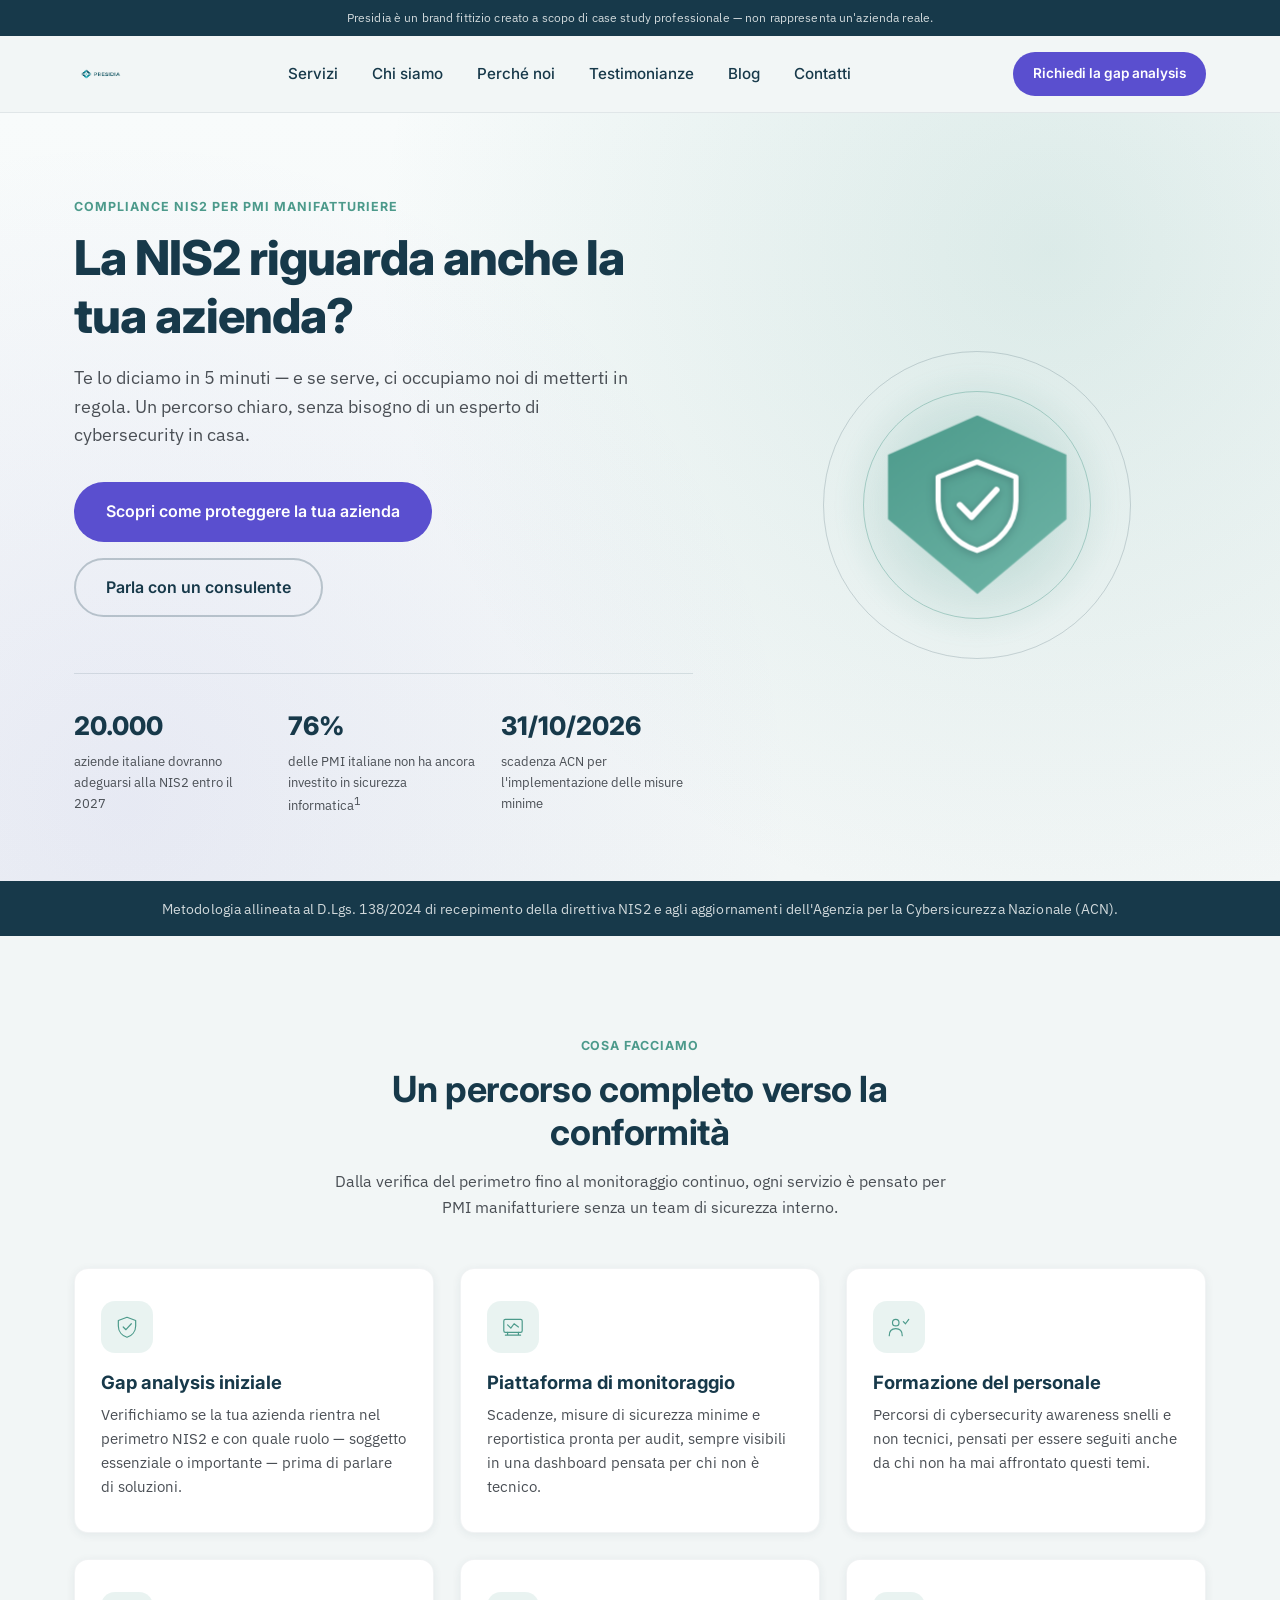
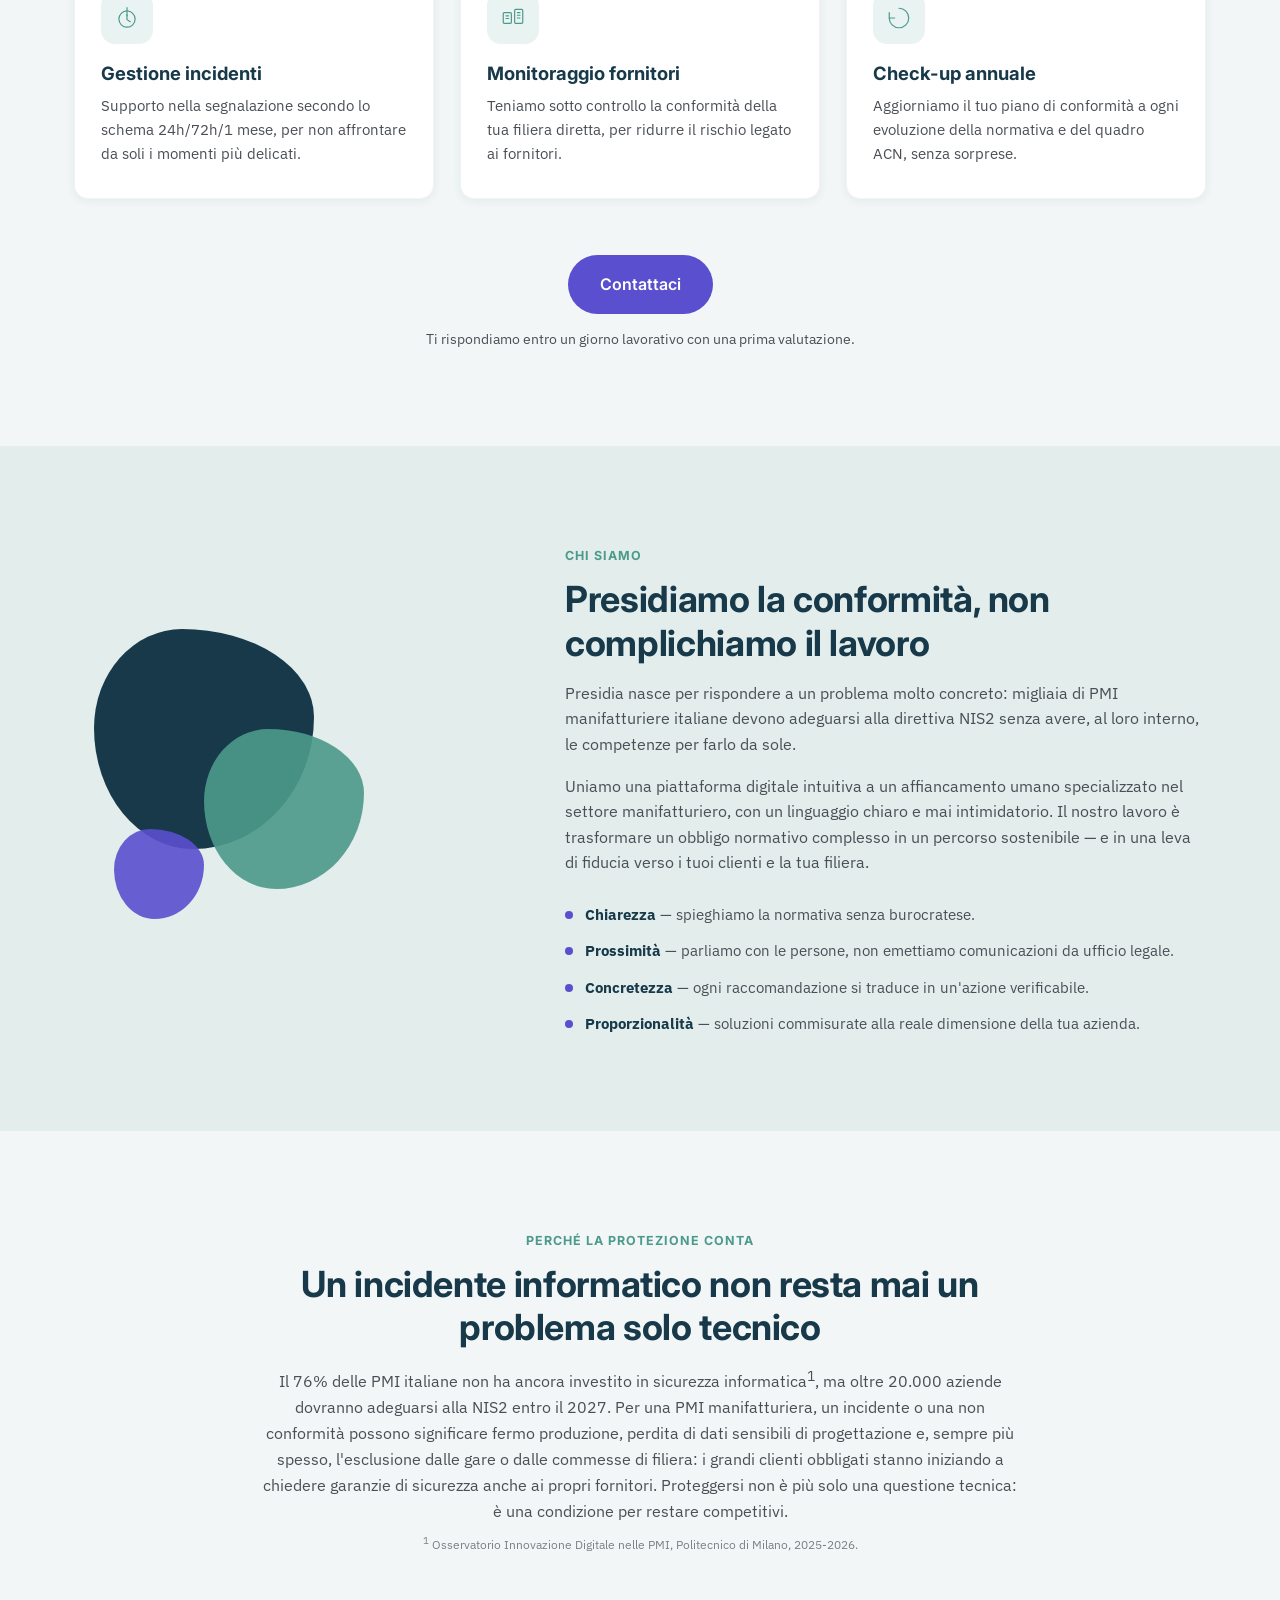
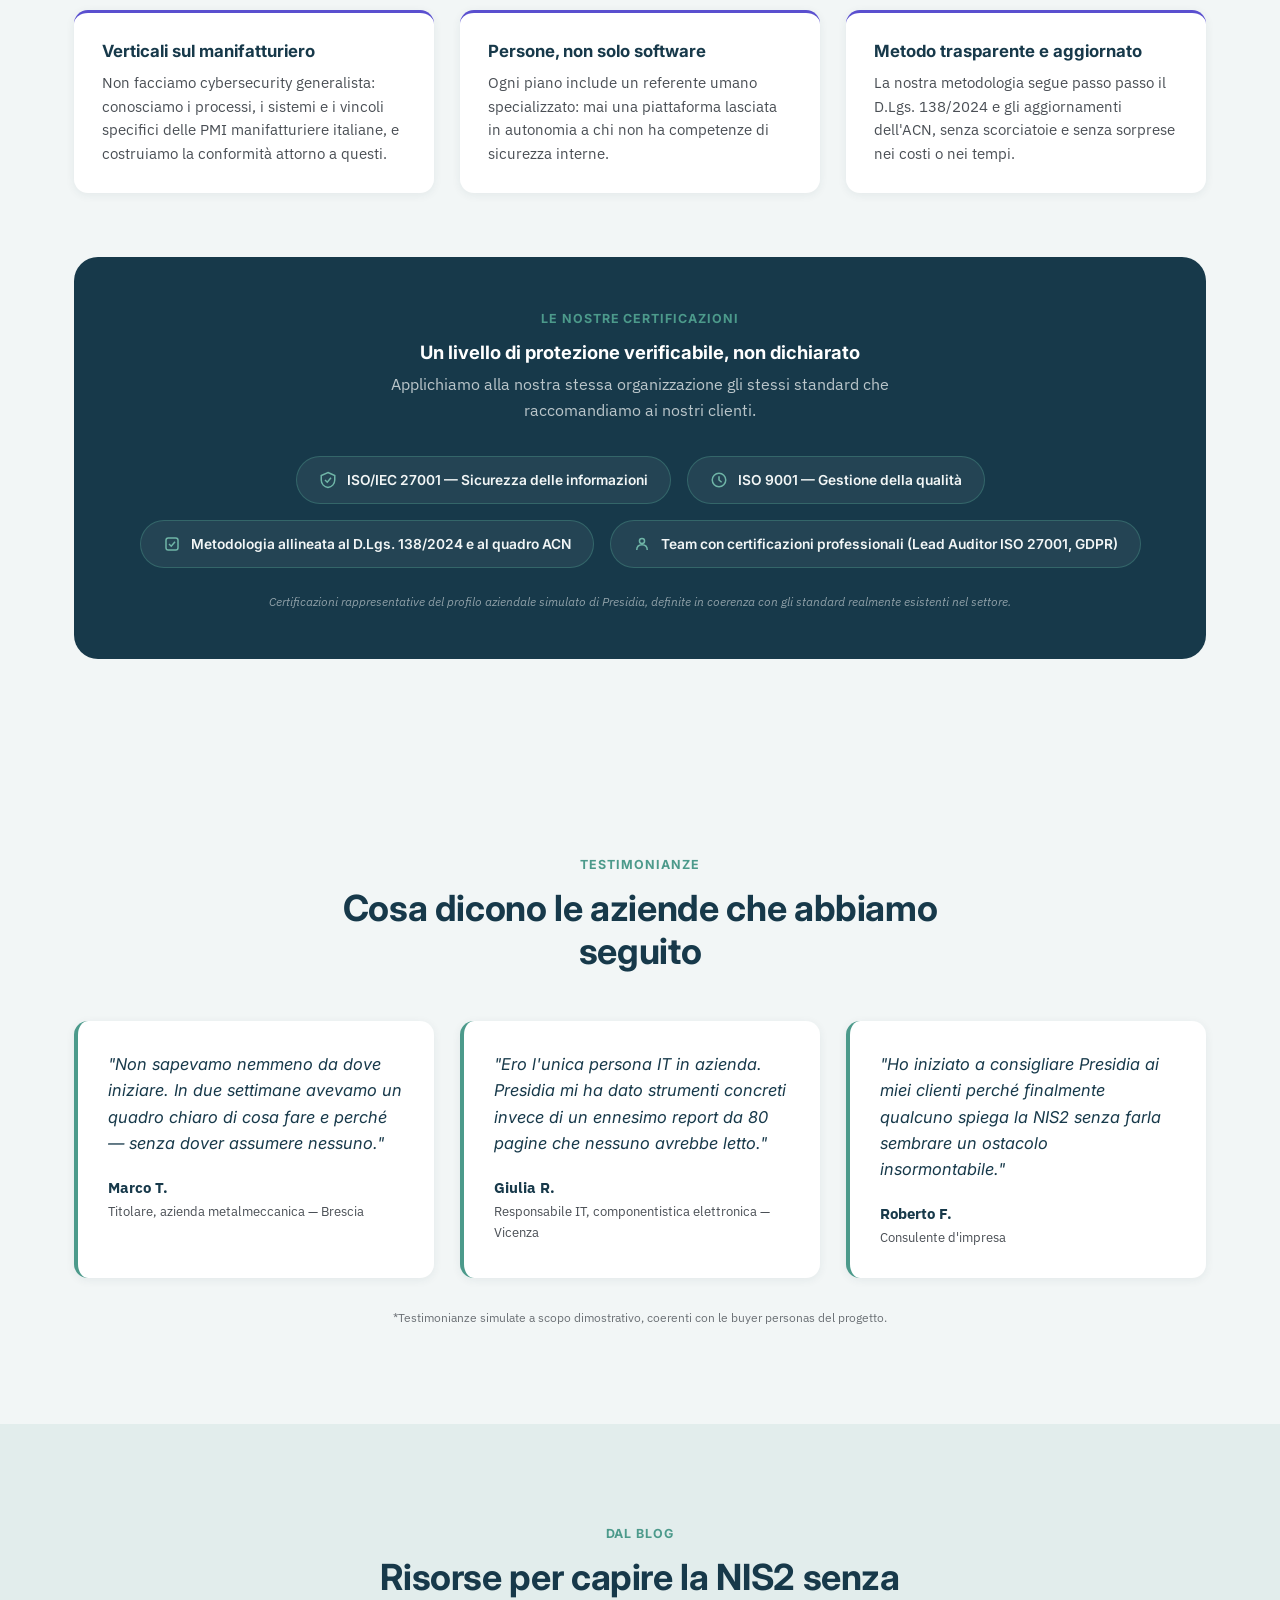
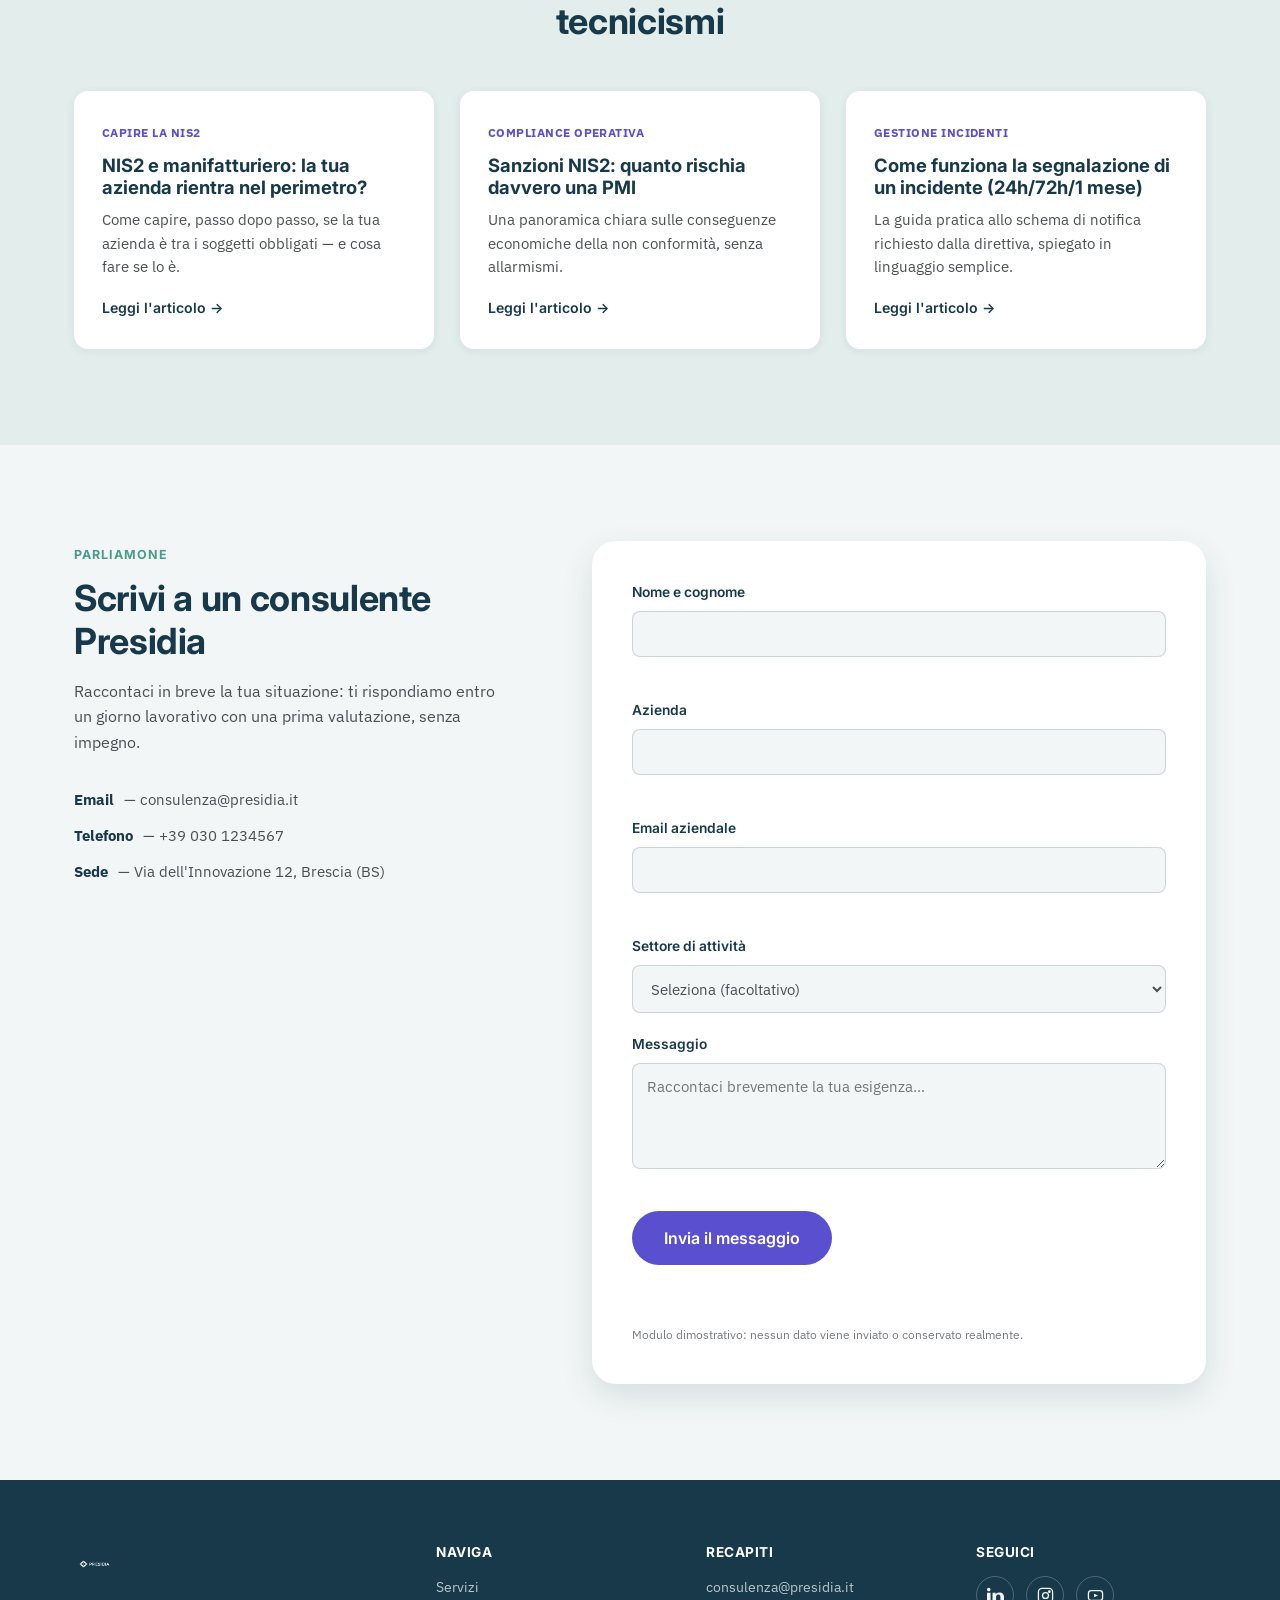
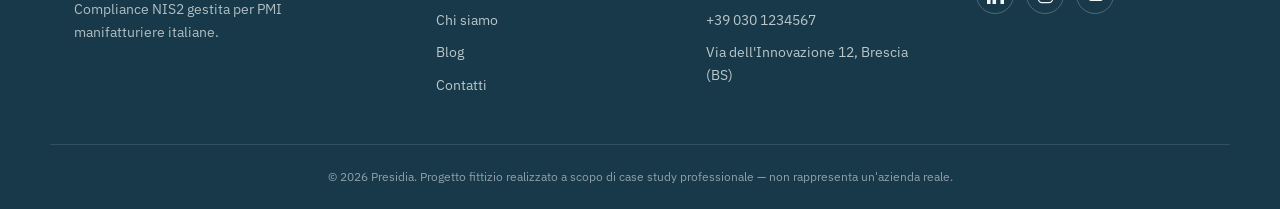
<file: index.html>
<!DOCTYPE html>
<html lang="it">
<head>
<meta charset="UTF-8">
<meta name="viewport" content="width=device-width, initial-scale=1.0">
<title>Presidia | Compliance NIS2 gestita per PMI manifatturiere</title>
<meta name="description" content="Presidia accompagna le PMI manifatturiere italiane nella conformità alla direttiva NIS2: gap analysis, piattaforma di monitoraggio e affiancamento umano specializzato.">
<link rel="icon" href="assets/img/presidia-logo.png" type="image/png">
<link rel="preconnect" href="https://fonts.googleapis.com">
<link rel="preconnect" href="https://fonts.gstatic.com" crossorigin>
<link href="https://fonts.googleapis.com/css2?family=Inter:wght@400;500;600;700;800&family=IBM+Plex+Sans:wght@400;500;600&display=swap" rel="stylesheet">
<link rel="stylesheet" href="css/style.css">
</head>
<body>

<!-- Banner fittizio -->
<div class="fiction-banner">
  Presidia è un brand fittizio creato a scopo di case study professionale — non rappresenta un'azienda reale.
</div>

<!-- HEADER -->
<header class="site-header" id="top">
  <div class="container header-inner">
    <a href="#top" class="brand" aria-label="Presidia — torna in cima">
      <img src="assets/img/presidia-logo-full.png" alt="Logo Presidia" class="brand-logo">
    </a>

    <nav class="main-nav" id="mainNav" aria-label="Navigazione principale">
      <ul>
        <li><a href="#servizi">Servizi</a></li>
        <li><a href="#chi-siamo">Chi siamo</a></li>
        <li><a href="#perche-presidia">Perché noi</a></li>
        <li><a href="#testimonianze">Testimonianze</a></li>
        <li><a href="#blog">Blog</a></li>
        <li><a href="#contatti">Contatti</a></li>
      </ul>
    </nav>

    <div class="header-actions">
      <a href="#contatti" class="btn btn-primary btn-sm">Richiedi la gap analysis</a>
      <button class="nav-toggle" id="navToggle" aria-label="Apri il menu di navigazione" aria-expanded="false" aria-controls="mainNav">
        <span></span><span></span><span></span>
      </button>
    </div>
  </div>
</header>

<main>
  <!-- HERO -->
  <section class="hero">
    <div class="container hero-inner">
      <div class="hero-copy">
        <span class="eyebrow">Compliance NIS2 per PMI manifatturiere</span>
        <h1>La NIS2 riguarda anche la tua azienda?</h1>
        <p class="hero-lead">Te lo diciamo in 5 minuti — e se serve, ci occupiamo noi di metterti in regola. Un percorso chiaro, senza bisogno di un esperto di cybersecurity in casa.</p>
        <div class="hero-actions">
          <a href="#servizi" class="btn btn-primary btn-lg" id="heroCta">Scopri come proteggere la tua azienda</a>
          <a href="#contatti" class="btn btn-ghost btn-lg">Parla con un consulente</a>
        </div>
        <div class="hero-stats">
          <div class="stat">
            <strong>20.000</strong>
            <span>aziende italiane dovranno adeguarsi alla NIS2 entro il 2027</span>
          </div>
          <div class="stat">
            <strong>76%</strong>
            <span>delle PMI italiane non ha ancora investito in sicurezza informatica<sup>1</sup></span>
          </div>
          <div class="stat">
            <strong>31/10/2026</strong>
            <span>scadenza ACN per l'implementazione delle misure minime</span>
          </div>
        </div>
      </div>

      <div class="hero-visual" aria-hidden="true">
        <div class="security-orb">
          <div class="orb-glow"></div>
          <div class="orb-ring ring-outer"></div>
          <div class="orb-ring ring-inner"></div>
          <div class="orb-shield">
            <div class="shield-face f1"></div>
            <div class="shield-face f2"></div>
            <div class="shield-face f3"></div>
            <div class="shield-face f4">
              <div class="shield-glyph">
                <svg viewBox="0 0 48 48" fill="none">
                  <path d="M24 4 L42 11 V22 C42 33 34 42 24 45 C14 42 6 33 6 22 V11 Z" stroke="white" stroke-width="2.4" stroke-linejoin="round"/>
                  <path d="M16 24 L21.5 29.5 L33 17" stroke="white" stroke-width="2.8" stroke-linecap="round" stroke-linejoin="round"/>
                </svg>
              </div>
            </div>
          </div>
        </div>
      </div>
    </div>
  </section>

  <!-- LOGICA / TRUST STRIP -->
  <section class="trust-strip">
    <div class="container trust-inner">
      <p>Metodologia allineata al D.Lgs. 138/2024 di recepimento della direttiva NIS2 e agli aggiornamenti dell'Agenzia per la Cybersicurezza Nazionale (ACN).</p>
    </div>
  </section>

  <!-- SERVIZI -->
  <section class="services" id="servizi">
    <div class="container">
      <div class="section-head">
        <span class="eyebrow">Cosa facciamo</span>
        <h2>Un percorso completo verso la conformità</h2>
        <p class="section-lead">Dalla verifica del perimetro fino al monitoraggio continuo, ogni servizio è pensato per PMI manifatturiere senza un team di sicurezza interno.</p>
      </div>

      <div class="services-grid">
        <article class="service-card">
          <div class="service-icon" aria-hidden="true">
            <svg viewBox="0 0 48 48" fill="none"><path d="M24 6 L40 12 V22 C40 32 33 40 24 43 C15 40 8 32 8 22 V12 Z" stroke="currentColor" stroke-width="2.2" stroke-linejoin="round"/><path d="M17 24 L22 29 L32 18" stroke="currentColor" stroke-width="2.2" stroke-linecap="round" stroke-linejoin="round"/></svg>
          </div>
          <h3>Gap analysis iniziale</h3>
          <p>Verifichiamo se la tua azienda rientra nel perimetro NIS2 e con quale ruolo — soggetto essenziale o importante — prima di parlare di soluzioni.</p>
        </article>

        <article class="service-card">
          <div class="service-icon" aria-hidden="true">
            <svg viewBox="0 0 48 48" fill="none"><rect x="7" y="10" width="34" height="24" rx="3" stroke="currentColor" stroke-width="2.2"/><path d="M14 34 L14 39 M34 34 L34 39 M10 39 L38 39" stroke="currentColor" stroke-width="2.2" stroke-linecap="round"/><path d="M14 20 L20 26 L26 18 L34 24" stroke="currentColor" stroke-width="2.2" stroke-linecap="round" stroke-linejoin="round"/></svg>
          </div>
          <h3>Piattaforma di monitoraggio</h3>
          <p>Scadenze, misure di sicurezza minime e reportistica pronta per audit, sempre visibili in una dashboard pensata per chi non è tecnico.</p>
        </article>

        <article class="service-card">
          <div class="service-icon" aria-hidden="true">
            <svg viewBox="0 0 48 48" fill="none"><circle cx="18" cy="16" r="6" stroke="currentColor" stroke-width="2.2"/><path d="M6 40 C6 31 11 27 18 27 C25 27 30 31 30 40" stroke="currentColor" stroke-width="2.2" stroke-linecap="round"/><path d="M32 14 L36 18 L42 10" stroke="currentColor" stroke-width="2.2" stroke-linecap="round" stroke-linejoin="round"/></svg>
          </div>
          <h3>Formazione del personale</h3>
          <p>Percorsi di cybersecurity awareness snelli e non tecnici, pensati per essere seguiti anche da chi non ha mai affrontato questi temi.</p>
        </article>

        <article class="service-card">
          <div class="service-icon" aria-hidden="true">
            <svg viewBox="0 0 48 48" fill="none"><path d="M24 5 L24 20" stroke="currentColor" stroke-width="2.2" stroke-linecap="round"/><circle cx="24" cy="26" r="15" stroke="currentColor" stroke-width="2.2"/><path d="M24 18 L24 27 L30 31" stroke="currentColor" stroke-width="2.2" stroke-linecap="round" stroke-linejoin="round"/></svg>
          </div>
          <h3>Gestione incidenti</h3>
          <p>Supporto nella segnalazione secondo lo schema 24h/72h/1 mese, per non affrontare da soli i momenti più delicati.</p>
        </article>

        <article class="service-card">
          <div class="service-icon" aria-hidden="true">
            <svg viewBox="0 0 48 48" fill="none"><rect x="6" y="14" width="15" height="20" rx="2" stroke="currentColor" stroke-width="2.2"/><rect x="27" y="8" width="15" height="26" rx="2" stroke="currentColor" stroke-width="2.2"/><path d="M11 20 L16 20 M11 25 L16 25 M32 14 L37 14 M32 19 L37 19 M32 24 L37 24" stroke="currentColor" stroke-width="2" stroke-linecap="round"/></svg>
          </div>
          <h3>Monitoraggio fornitori</h3>
          <p>Teniamo sotto controllo la conformità della tua filiera diretta, per ridurre il rischio legato ai fornitori.</p>
        </article>

        <article class="service-card">
          <div class="service-icon" aria-hidden="true">
            <svg viewBox="0 0 48 48" fill="none"><path d="M24 6 A18 18 0 1 1 6 24" stroke="currentColor" stroke-width="2.2" stroke-linecap="round"/><path d="M6 24 L6 14 M6 24 L16 24" stroke="currentColor" stroke-width="2.2" stroke-linecap="round" stroke-linejoin="round"/></svg>
          </div>
          <h3>Check-up annuale</h3>
          <p>Aggiorniamo il tuo piano di conformità a ogni evoluzione della normativa e del quadro ACN, senza sorprese.</p>
        </article>
      </div>

      <div class="services-cta">
        <a href="#contatti" class="btn btn-primary btn-lg" id="servicesCta">Contattaci</a>
        <p>Ti rispondiamo entro un giorno lavorativo con una prima valutazione.</p>
      </div>
    </div>
  </section>

  <!-- CHI SIAMO -->
  <section class="about" id="chi-siamo">
    <div class="container about-inner">
      <div class="about-visual" aria-hidden="true">
        <div class="about-shape shape-a"></div>
        <div class="about-shape shape-b"></div>
        <div class="about-shape shape-c"></div>
      </div>

      <div class="about-copy">
        <span class="eyebrow">Chi siamo</span>
        <h2>Presidiamo la conformità, non complichiamo il lavoro</h2>
        <p>Presidia nasce per rispondere a un problema molto concreto: migliaia di PMI manifatturiere italiane devono adeguarsi alla direttiva NIS2 senza avere, al loro interno, le competenze per farlo da sole.</p>
        <p>Uniamo una piattaforma digitale intuitiva a un affiancamento umano specializzato nel settore manifatturiero, con un linguaggio chiaro e mai intimidatorio. Il nostro lavoro è trasformare un obbligo normativo complesso in un percorso sostenibile — e in una leva di fiducia verso i tuoi clienti e la tua filiera.</p>

        <ul class="values-list">
          <li><strong>Chiarezza</strong> — spieghiamo la normativa senza burocratese.</li>
          <li><strong>Prossimità</strong> — parliamo con le persone, non emettiamo comunicazioni da ufficio legale.</li>
          <li><strong>Concretezza</strong> — ogni raccomandazione si traduce in un'azione verificabile.</li>
          <li><strong>Proporzionalità</strong> — soluzioni commisurate alla reale dimensione della tua azienda.</li>
        </ul>
      </div>
    </div>
  </section>

  <!-- PERCHÉ LA SICUREZZA CONTA + CERTIFICAZIONI -->
  <section class="why" id="perche-presidia">
    <div class="container">
      <div class="why-intro">
        <span class="eyebrow">Perché la protezione conta</span>
        <h2>Un incidente informatico non resta mai un problema solo tecnico</h2>
        <p>Il 76% delle PMI italiane non ha ancora investito in sicurezza informatica<sup>1</sup>, ma oltre 20.000 aziende dovranno adeguarsi alla NIS2 entro il 2027. Per una PMI manifatturiera, un incidente o una non conformità possono significare fermo produzione, perdita di dati sensibili di progettazione e, sempre più spesso, l'esclusione dalle gare o dalle commesse di filiera: i grandi clienti obbligati stanno iniziando a chiedere garanzie di sicurezza anche ai propri fornitori. Proteggersi non è più solo una questione tecnica: è una condizione per restare competitivi.</p>
        <p class="source-note"><sup>1</sup> Osservatorio Innovazione Digitale nelle PMI, Politecnico di Milano, 2025-2026.</p>
      </div>

      <div class="why-grid">
        <article class="why-card">
          <h3>Verticali sul manifatturiero</h3>
          <p>Non facciamo cybersecurity generalista: conosciamo i processi, i sistemi e i vincoli specifici delle PMI manifatturiere italiane, e costruiamo la conformità attorno a questi.</p>
        </article>
        <article class="why-card">
          <h3>Persone, non solo software</h3>
          <p>Ogni piano include un referente umano specializzato: mai una piattaforma lasciata in autonomia a chi non ha competenze di sicurezza interne.</p>
        </article>
        <article class="why-card">
          <h3>Metodo trasparente e aggiornato</h3>
          <p>La nostra metodologia segue passo passo il D.Lgs. 138/2024 e gli aggiornamenti dell'ACN, senza scorciatoie e senza sorprese nei costi o nei tempi.</p>
        </article>
      </div>

      <div class="certifications">
        <span class="eyebrow">Le nostre certificazioni</span>
        <h3>Un livello di protezione verificabile, non dichiarato</h3>
        <p class="section-lead">Applichiamo alla nostra stessa organizzazione gli stessi standard che raccomandiamo ai nostri clienti.</p>

        <div class="cert-badges">
          <span class="cert-badge">
            <svg viewBox="0 0 24 24" fill="none" stroke="currentColor" stroke-width="2"><path d="M12 2 L21 6 V12 C21 17 17 21 12 22 C7 21 3 17 3 12 V6 Z"/><path d="M8 12 L11 15 L16 9"/></svg>
            ISO/IEC 27001 — Sicurezza delle informazioni
          </span>
          <span class="cert-badge">
            <svg viewBox="0 0 24 24" fill="none" stroke="currentColor" stroke-width="2"><circle cx="12" cy="12" r="9"/><path d="M12 7 L12 12 L15.5 15"/></svg>
            ISO 9001 — Gestione della qualità
          </span>
          <span class="cert-badge">
            <svg viewBox="0 0 24 24" fill="none" stroke="currentColor" stroke-width="2"><rect x="4" y="4" width="16" height="16" rx="3"/><path d="M8 12 L11 15 L16 9"/></svg>
            Metodologia allineata al D.Lgs. 138/2024 e al quadro ACN
          </span>
          <span class="cert-badge">
            <svg viewBox="0 0 24 24" fill="none" stroke="currentColor" stroke-width="2"><circle cx="12" cy="8" r="3.4"/><path d="M5 20 C5 15.5 8 13 12 13 C16 13 19 15.5 19 20"/></svg>
            Team con certificazioni professionali (Lead Auditor ISO 27001, GDPR)
          </span>
        </div>

        <p class="cert-note">Certificazioni rappresentative del profilo aziendale simulato di Presidia, definite in coerenza con gli standard realmente esistenti nel settore.</p>
      </div>
    </div>
  </section>

  <!-- TESTIMONIANZE -->
  <section class="testimonials" id="testimonianze">
    <div class="container">
      <div class="section-head">
        <span class="eyebrow">Testimonianze</span>
        <h2>Cosa dicono le aziende che abbiamo seguito</h2>
      </div>

      <div class="testimonials-track">
        <div class="testimonial-card">
          <p class="quote">"Non sapevamo nemmeno da dove iniziare. In due settimane avevamo un quadro chiaro di cosa fare e perché — senza dover assumere nessuno."</p>
          <div class="testimonial-author">
            <span class="name">Marco T.</span>
            <span class="role">Titolare, azienda metalmeccanica — Brescia</span>
          </div>
        </div>

        <div class="testimonial-card">
          <p class="quote">"Ero l'unica persona IT in azienda. Presidia mi ha dato strumenti concreti invece di un ennesimo report da 80 pagine che nessuno avrebbe letto."</p>
          <div class="testimonial-author">
            <span class="name">Giulia R.</span>
            <span class="role">Responsabile IT, componentistica elettronica — Vicenza</span>
          </div>
        </div>

        <div class="testimonial-card">
          <p class="quote">"Ho iniziato a consigliare Presidia ai miei clienti perché finalmente qualcuno spiega la NIS2 senza farla sembrare un ostacolo insormontabile."</p>
          <div class="testimonial-author">
            <span class="name">Roberto F.</span>
            <span class="role">Consulente d'impresa</span>
          </div>
        </div>
      </div>
      <p class="testimonials-note">*Testimonianze simulate a scopo dimostrativo, coerenti con le buyer personas del progetto.</p>
    </div>
  </section>

  <!-- BLOG -->
  <section class="blog" id="blog">
    <div class="container">
      <div class="section-head">
        <span class="eyebrow">Dal blog</span>
        <h2>Risorse per capire la NIS2 senza tecnicismi</h2>
      </div>

      <div class="blog-grid">
        <article class="blog-card">
          <span class="blog-tag">Capire la NIS2</span>
          <h3><a href="blog-nis2-perimetro.html">NIS2 e manifatturiero: la tua azienda rientra nel perimetro?</a></h3>
          <p>Come capire, passo dopo passo, se la tua azienda è tra i soggetti obbligati — e cosa fare se lo è.</p>
          <a href="blog-nis2-perimetro.html" class="blog-link">Leggi l'articolo →</a>
        </article>

        <article class="blog-card">
          <span class="blog-tag">Compliance operativa</span>
          <h3><a href="blog-nis2-perimetro.html">Sanzioni NIS2: quanto rischia davvero una PMI</a></h3>
          <p>Una panoramica chiara sulle conseguenze economiche della non conformità, senza allarmismi.</p>
          <a href="blog-nis2-perimetro.html" class="blog-link">Leggi l'articolo →</a>
        </article>

        <article class="blog-card">
          <span class="blog-tag">Gestione incidenti</span>
          <h3><a href="blog-nis2-perimetro.html">Come funziona la segnalazione di un incidente (24h/72h/1 mese)</a></h3>
          <p>La guida pratica allo schema di notifica richiesto dalla direttiva, spiegato in linguaggio semplice.</p>
          <a href="blog-nis2-perimetro.html" class="blog-link">Leggi l'articolo →</a>
        </article>
      </div>
    </div>
  </section>

  <!-- CONTATTI -->
  <section class="contact" id="contatti">
    <div class="container contact-inner">
      <div class="contact-copy">
        <span class="eyebrow">Parliamone</span>
        <h2>Scrivi a un consulente Presidia</h2>
        <p>Raccontaci in breve la tua situazione: ti rispondiamo entro un giorno lavorativo con una prima valutazione, senza impegno.</p>

        <ul class="contact-details">
          <li><strong>Email</strong> — consulenza@presidia.it</li>
          <li><strong>Telefono</strong> — +39 030 1234567</li>
          <li><strong>Sede</strong> — Via dell'Innovazione 12, Brescia (BS)</li>
        </ul>
      </div>

      <form class="contact-form" id="contactForm" novalidate>
        <div class="form-row">
          <label for="nome">Nome e cognome</label>
          <input type="text" id="nome" name="nome" required>
          <span class="form-error" data-error-for="nome"></span>
        </div>

        <div class="form-row">
          <label for="azienda">Azienda</label>
          <input type="text" id="azienda" name="azienda" required>
          <span class="form-error" data-error-for="azienda"></span>
        </div>

        <div class="form-row">
          <label for="email">Email aziendale</label>
          <input type="email" id="email" name="email" required>
          <span class="form-error" data-error-for="email"></span>
        </div>

        <div class="form-row">
          <label for="settore">Settore di attività</label>
          <select id="settore" name="settore">
            <option value="">Seleziona (facoltativo)</option>
            <option value="elettronica">Elettronica</option>
            <option value="automotive">Automotive</option>
            <option value="macchinari">Macchinari</option>
            <option value="chimico">Chimico</option>
            <option value="dispositivi-medici">Dispositivi medici</option>
            <option value="alimentare">Alimentare</option>
            <option value="altro">Altro</option>
          </select>
        </div>

        <div class="form-row">
          <label for="messaggio">Messaggio</label>
          <textarea id="messaggio" name="messaggio" rows="4" required placeholder="Raccontaci brevemente la tua esigenza..."></textarea>
          <span class="form-error" data-error-for="messaggio"></span>
        </div>

        <button type="submit" class="btn btn-primary btn-lg form-submit">Invia il messaggio</button>

        <p class="form-feedback" id="formFeedback" role="status" aria-live="polite"></p>
        <p class="form-disclaimer">Modulo dimostrativo: nessun dato viene inviato o conservato realmente.</p>
      </form>
    </div>
  </section>
</main>

<!-- FOOTER -->
<footer class="site-footer">
  <div class="container footer-inner">
    <div class="footer-brand">
      <img src="assets/img/presidia-logo-full.png" alt="Logo Presidia" class="footer-logo">
      <p>Compliance NIS2 gestita per PMI manifatturiere italiane.</p>
    </div>

    <div class="footer-col">
      <h4>Naviga</h4>
      <ul>
        <li><a href="#servizi">Servizi</a></li>
        <li><a href="#chi-siamo">Chi siamo</a></li>
        <li><a href="#blog">Blog</a></li>
        <li><a href="#contatti">Contatti</a></li>
      </ul>
    </div>

    <div class="footer-col">
      <h4>Recapiti</h4>
      <ul>
        <li>consulenza@presidia.it</li>
        <li>+39 030 1234567</li>
        <li>Via dell'Innovazione 12, Brescia (BS)</li>
      </ul>
    </div>

    <div class="footer-col">
      <h4>Seguici</h4>
      <div class="social-links">
        <a href="#" aria-label="Presidia su LinkedIn" class="social-link">
          <svg viewBox="0 0 24 24" fill="currentColor"><path d="M4.98 3.5C4.98 4.88 3.87 6 2.5 6S0 4.88 0 3.5 1.12 1 2.5 1s2.48 1.12 2.48 2.5zM0 8h5v16H0V8zm7.5 0h4.79v2.2h.07c.67-1.26 2.3-2.6 4.73-2.6C22 7.6 24 10 24 14.4V24h-5v-8.6c0-2.06-.04-4.7-2.87-4.7-2.88 0-3.32 2.25-3.32 4.56V24h-5V8z"/></svg>
        </a>
        <a href="#" aria-label="Presidia su Instagram" class="social-link">
          <svg viewBox="0 0 24 24" fill="none" stroke="currentColor" stroke-width="1.8"><rect x="2" y="2" width="20" height="20" rx="5"/><circle cx="12" cy="12" r="4.2"/><circle cx="17.4" cy="6.6" r="1"/></svg>
        </a>
        <a href="#" aria-label="Presidia su YouTube" class="social-link">
          <svg viewBox="0 0 24 24" fill="none" stroke="currentColor" stroke-width="1.8"><rect x="2" y="5" width="20" height="14" rx="4"/><path d="M10 9.5 L15.5 12 L10 14.5 Z" fill="currentColor" stroke="none"/></svg>
        </a>
      </div>
    </div>
  </div>

  <div class="container footer-bottom">
    <p>© 2026 Presidia. Progetto fittizio realizzato a scopo di case study professionale — non rappresenta un'azienda reale.</p>
  </div>
</footer>

<script src="js/script.js"></script>
</body>
</html>
</file>
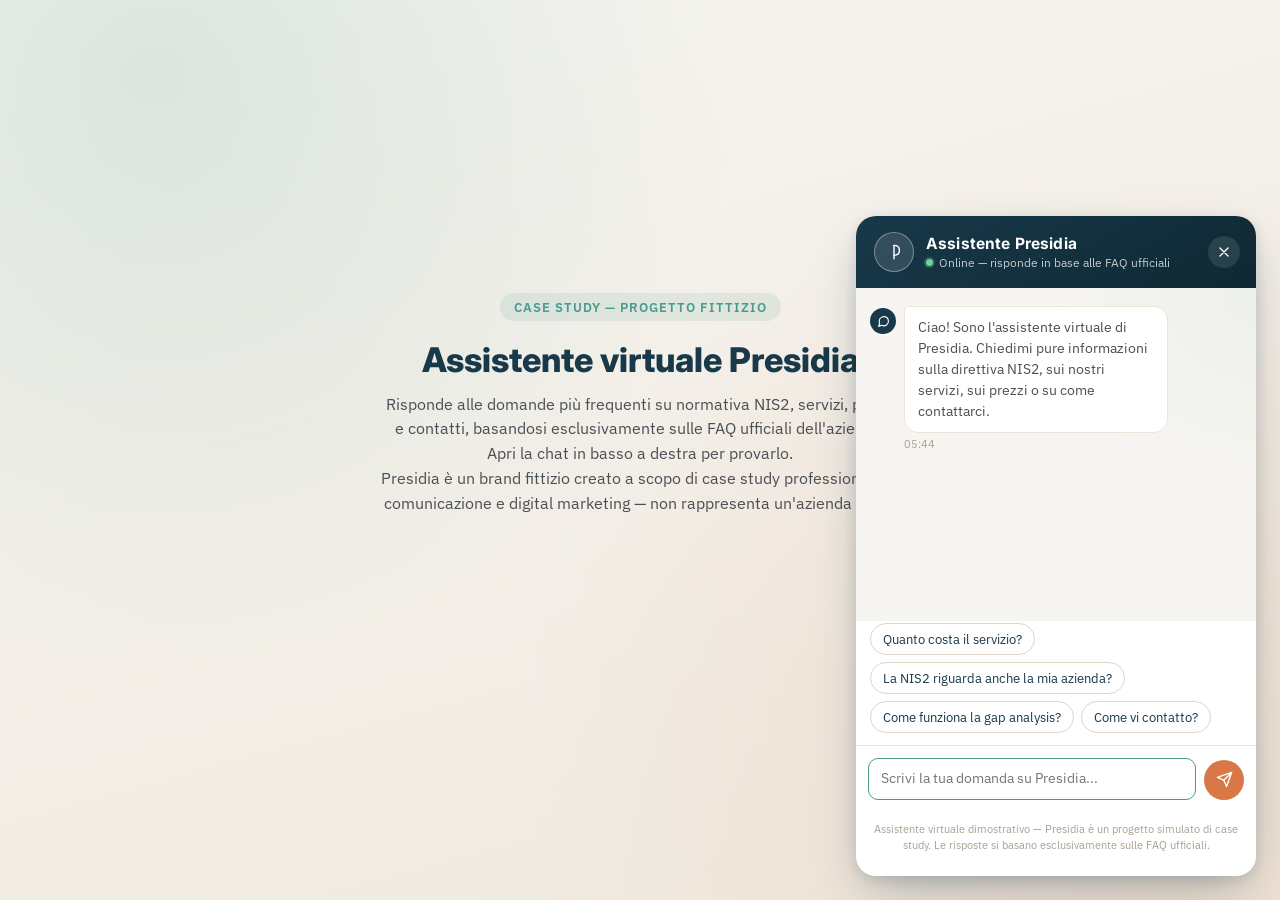
<file: assistente-presidia.html>
<!DOCTYPE html>
<script type="application/json" id="cowork-artifact-meta">
{
  "name": "Presidia Assistente Virtuale",
  "schemaVersion": 1,
  "description": "Assistente virtuale Presidia: chatbot HTML/CSS/JS che risponde alle 50 FAQ ufficiali del case study, con matching semantico (sinonimi, refusi, domande combinate) e nessuna fonte esterna al documento.",
  "mcpTools": [],
  "mcpServerNames": []
}
</script>
<html lang="it">
<head>
<meta charset="UTF-8">
<meta name="viewport" content="width=device-width, initial-scale=1.0, viewport-fit=cover">
<title>Presidia | Assistente virtuale</title>
<meta name="description" content="Assistente virtuale Presidia — risponde alle domande frequenti su NIS2, servizi, prezzi e contatti sulla base delle FAQ ufficiali.">
<link rel="preconnect" href="https://fonts.googleapis.com">
<link rel="preconnect" href="https://fonts.gstatic.com" crossorigin>
<link href="https://fonts.googleapis.com/css2?family=Inter:wght@400;500;600;700;800&family=IBM+Plex+Sans:wght@400;500;600&display=swap" rel="stylesheet">
<style>
  :root{
    --ink:#17394A;
    --ink-dark:#0F2833;
    --teal:#4C9A8B;
    --offwhite:#F7F5F1;
    --sand:#E8DFD3;
    --slate:#4A4F55;
    --coral:#D97747;
    --coral-dark:#c1642f;
    --radius-lg:20px;
    --radius-md:14px;
    --radius-sm:10px;
    --shadow: 0 20px 50px -12px rgba(23,57,74,0.35), 0 4px 14px rgba(23,57,74,0.12);
  }
  *{box-sizing:border-box;}
  html,body{height:100%;}
  body{
    margin:0;
    font-family:'IBM Plex Sans', system-ui, sans-serif;
    color:var(--slate);
    background:
      radial-gradient(circle at 12% 8%, rgba(76,154,139,0.16), transparent 42%),
      radial-gradient(circle at 88% 82%, rgba(217,119,71,0.12), transparent 45%),
      linear-gradient(165deg, var(--offwhite) 0%, #efe9df 100%);
    min-height:100%;
    display:flex;
    flex-direction:column;
  }
  h1,h2,h3,.brand-font{font-family:'Inter', system-ui, sans-serif;}

  /* ---- page backdrop content (context, not the deliverable itself) ---- */
  .page-wrap{
    flex:1;
    display:flex;
    flex-direction:column;
    align-items:center;
    justify-content:center;
    padding:48px 20px 140px;
    text-align:center;
    position:relative;
  }
  .page-wrap .eyebrow{
    display:inline-block;
    font-size:12.5px;
    font-weight:600;
    letter-spacing:.08em;
    text-transform:uppercase;
    color:var(--teal);
    background:rgba(76,154,139,0.12);
    padding:6px 14px;
    border-radius:999px;
    margin-bottom:18px;
  }
  .page-wrap h1{
    font-size:clamp(24px,4vw,34px);
    color:var(--ink);
    margin:0 0 12px;
    font-weight:800;
  }
  .page-wrap p{
    max-width:520px;
    margin:0 auto;
    color:var(--slate);
    font-size:15.5px;
    line-height:1.6;
  }
  .fiction-note{
    margin-top:22px;
    font-size:12.5px;
    color:#7a7267;
    max-width:480px;
  }

  /* ---- floating launcher ---- */
  .launcher{
    position:fixed;
    right:24px;
    bottom:24px;
    width:64px;
    height:64px;
    border-radius:50%;
    background:linear-gradient(155deg, var(--ink) 0%, var(--ink-dark) 100%);
    border:none;
    cursor:pointer;
    box-shadow:var(--shadow);
    display:flex;
    align-items:center;
    justify-content:center;
    z-index:60;
    transition:transform .18s ease, opacity .18s ease;
  }
  .launcher:hover{transform:translateY(-2px) scale(1.03);}
  .launcher svg{width:26px;height:26px;}
  .launcher .dot{
    position:absolute;
    top:6px; right:6px;
    width:12px;height:12px;
    border-radius:50%;
    background:var(--coral);
    border:2px solid var(--offwhite);
  }
  .launcher.hidden{opacity:0; pointer-events:none; transform:scale(.85);}

  /* ---- chat panel ---- */
  .chat-panel{
    position:fixed;
    right:24px;
    bottom:24px;
    width:400px;
    max-width:calc(100vw - 32px);
    height:min(660px, calc(100vh - 48px));
    background:#fff;
    border-radius:var(--radius-lg);
    box-shadow:var(--shadow);
    display:flex;
    flex-direction:column;
    overflow:hidden;
    z-index:70;
    transform-origin:bottom right;
    transition:transform .22s ease, opacity .18s ease;
  }
  .chat-panel.closed{
    transform:scale(.92) translateY(12px);
    opacity:0;
    pointer-events:none;
  }

  .chat-header{
    background:linear-gradient(150deg, var(--ink) 0%, var(--ink-dark) 100%);
    color:#fff;
    padding:16px 16px 16px 18px;
    display:flex;
    align-items:center;
    gap:12px;
    position:relative;
    flex-shrink:0;
  }
  .chat-header::after{
    content:"";
    position:absolute; inset:0;
    background-image:radial-gradient(circle, rgba(255,255,255,0.5) 1px, transparent 1.4px);
    background-size:16px 16px;
    opacity:.06;
    pointer-events:none;
  }
  .avatar-p{
    width:40px;height:40px;
    border-radius:50%;
    background:rgba(255,255,255,0.12);
    border:1.5px solid rgba(255,255,255,0.35);
    display:flex;align-items:center;justify-content:center;
    flex-shrink:0;
  }
  .avatar-p svg{width:20px;height:20px;}
  .chat-header .titles{flex:1; min-width:0;}
  .chat-header .titles h1{
    font-size:15.5px; margin:0; font-weight:700; letter-spacing:.01em;
  }
  .chat-header .titles p{
    margin:2px 0 0; font-size:12px; color:rgba(255,255,255,0.75);
    display:flex; align-items:center; gap:6px;
  }
  .status-dot{
    width:7px;height:7px;border-radius:50%;background:#6fd39a;
    box-shadow:0 0 0 2px rgba(111,211,154,0.25);
    flex-shrink:0;
  }
  .icon-btn{
    background:rgba(255,255,255,0.1);
    border:none;
    width:32px;height:32px;
    border-radius:50%;
    display:flex;align-items:center;justify-content:center;
    cursor:pointer;
    color:#fff;
    flex-shrink:0;
    transition:background .15s ease;
  }
  .icon-btn:hover{background:rgba(255,255,255,0.22);}
  .icon-btn svg{width:16px;height:16px;}

  .chat-body{
    flex:1;
    overflow-y:auto;
    padding:18px 14px 8px;
    display:flex;
    flex-direction:column;
    gap:12px;
    background:
      radial-gradient(circle at 100% 0%, rgba(76,154,139,0.06), transparent 40%),
      var(--offwhite);
  }
  .chat-body::-webkit-scrollbar{width:8px;}
  .chat-body::-webkit-scrollbar-thumb{background:#d8d0c3;border-radius:8px;}

  .msg-row{display:flex; gap:8px; max-width:100%;}
  .msg-row.user{flex-direction:row-reverse;}
  .msg-avatar{
    width:26px;height:26px;border-radius:50%;flex-shrink:0;
    display:flex;align-items:center;justify-content:center;
    background:var(--ink); color:#fff; margin-top:2px;
  }
  .msg-avatar svg{width:13px;height:13px;}
  .msg-row.user .msg-avatar{background:var(--sand); color:var(--ink);}

  .bubble{
    padding:10px 13px;
    border-radius:var(--radius-md);
    font-size:14px;
    line-height:1.5;
    max-width:78%;
    white-space:pre-wrap;
    word-wrap:break-word;
  }
  .msg-row.bot .bubble{
    background:#fff;
    color:var(--slate);
    border:1px solid #ece5d8;
    border-top-left-radius:4px;
  }
  .msg-row.user .bubble{
    background:var(--ink);
    color:#fff;
    border-top-right-radius:4px;
  }
  .msg-row.bot .bubble.fallback{
    border-color:rgba(217,119,71,0.35);
    background:#fdf5ef;
  }
  .msg-time{
    font-size:10.5px;
    color:#a99f8f;
    margin-top:4px;
  }
  .msg-row.user .msg-time{text-align:right;}

  .typing-row .bubble{
    display:flex; align-items:center; gap:4px;
    padding:12px 14px;
  }
  .typing-dot{
    width:6px;height:6px;border-radius:50%;
    background:#b9b1a2;
    animation:blink 1.2s infinite ease-in-out;
  }
  .typing-dot:nth-child(2){animation-delay:.18s;}
  .typing-dot:nth-child(3){animation-delay:.36s;}
  @keyframes blink{
    0%,80%,100%{opacity:.25; transform:translateY(0);}
    40%{opacity:1; transform:translateY(-2px);}
  }

  .chips{
    display:flex; flex-wrap:wrap; gap:7px;
    padding:2px 14px 12px;
    flex-shrink:0;
  }
  .chip{
    border:1px solid #ded5c5;
    background:#fff;
    color:var(--ink);
    font-size:12.5px;
    padding:7px 12px;
    border-radius:999px;
    cursor:pointer;
    transition:background .15s ease, border-color .15s ease;
    font-family:inherit;
  }
  .chip:hover{background:var(--sand); border-color:var(--teal);}

  .chat-input-row{
    display:flex;
    align-items:flex-end;
    gap:8px;
    padding:12px 12px;
    border-top:1px solid #ece5d8;
    background:#fff;
    flex-shrink:0;
  }
  .chat-input-row textarea{
    flex:1;
    resize:none;
    border:1.5px solid #e4dccd;
    border-radius:var(--radius-sm);
    padding:10px 12px;
    font-family:inherit;
    font-size:14px;
    color:var(--slate);
    max-height:96px;
    line-height:1.4;
    outline:none;
    transition:border-color .15s ease;
  }
  .chat-input-row textarea:focus{border-color:var(--teal);}
  .send-btn{
    width:40px;height:40px;
    border-radius:50%;
    border:none;
    background:var(--coral);
    color:#fff;
    display:flex;align-items:center;justify-content:center;
    cursor:pointer;
    flex-shrink:0;
    transition:background .15s ease, transform .1s ease;
  }
  .send-btn:hover{background:var(--coral-dark);}
  .send-btn:active{transform:scale(.94);}
  .send-btn:disabled{background:#e0d6c8; cursor:not-allowed;}
  .send-btn svg{width:17px;height:17px;}

  .chat-footer-note{
    font-size:10.5px;
    color:#a99f8f;
    text-align:center;
    padding:0 14px 12px;
    line-height:1.5;
    flex-shrink:0;
  }

  @media (max-width: 640px){
    .chat-panel{
      right:0; bottom:0; left:0; top:0;
      width:100%; max-width:100%;
      height:100%; height:100dvh;
      border-radius:0;
    }
    .launcher{right:18px; bottom:18px;}
    .page-wrap{padding-bottom:110px;}
  }
</style>
</head>
<body>

<div class="page-wrap">
  <span class="eyebrow">Case study — progetto fittizio</span>
  <h1>Assistente virtuale Presidia</h1>
  <p>Risponde alle domande più frequenti su normativa NIS2, servizi, prezzi e contatti, basandosi esclusivamente sulle FAQ ufficiali dell'azienda. Apri la chat in basso a destra per provarlo.</p>
  <p class="fiction-note">Presidia è un brand fittizio creato a scopo di case study professionale di comunicazione e digital marketing — non rappresenta un'azienda reale.</p>
</div>

<!-- Floating launcher -->
<button class="launcher" id="launcher" aria-label="Apri l'assistente virtuale Presidia">
  <svg viewBox="0 0 24 24" fill="none" stroke="#fff" stroke-width="2" stroke-linecap="round" stroke-linejoin="round"><path d="M21 11.5a8.38 8.38 0 0 1-.9 3.8 8.5 8.5 0 0 1-7.6 4.7 8.38 8.38 0 0 1-3.8-.9L3 21l1.9-5.7a8.38 8.38 0 0 1-.9-3.8 8.5 8.5 0 0 1 4.7-7.6 8.38 8.38 0 0 1 3.8-.9h.5a8.48 8.48 0 0 1 8 8v.5z"/></svg>
  <span class="dot"></span>
</button>

<!-- Chat panel -->
<section class="chat-panel closed" id="chatPanel" aria-live="polite">
  <header class="chat-header">
    <div class="avatar-p">
      <svg viewBox="0 0 48 48" fill="none"><path d="M24 8c8 0 13 5 13 12s-5 12-13 12" stroke="#fff" stroke-width="3.4" stroke-linecap="round"/><path d="M24 8v32" stroke="#fff" stroke-width="3.4" stroke-linecap="round"/></svg>
    </div>
    <div class="titles">
      <h1>Assistente Presidia</h1>
      <p><span class="status-dot"></span> Online — risponde in base alle FAQ ufficiali</p>
    </div>
    <button class="icon-btn" id="closeBtn" aria-label="Chiudi la chat">
      <svg viewBox="0 0 24 24" fill="none" stroke="currentColor" stroke-width="2" stroke-linecap="round"><path d="M6 6l12 12M18 6L6 18"/></svg>
    </button>
  </header>

  <div class="chat-body" id="chatBody"></div>

  <div class="chips" id="chips">
    <button class="chip" type="button">Quanto costa il servizio?</button>
    <button class="chip" type="button">La NIS2 riguarda anche la mia azienda?</button>
    <button class="chip" type="button">Come funziona la gap analysis?</button>
    <button class="chip" type="button">Come vi contatto?</button>
  </div>

  <form class="chat-input-row" id="chatForm">
    <textarea id="chatInput" rows="1" placeholder="Scrivi la tua domanda su Presidia..." aria-label="Scrivi un messaggio"></textarea>
    <button class="send-btn" type="submit" id="sendBtn" aria-label="Invia messaggio">
      <svg viewBox="0 0 24 24" fill="none" stroke="currentColor" stroke-width="2" stroke-linecap="round" stroke-linejoin="round"><path d="M22 2 11 13"/><path d="M22 2 15 22l-4-9-9-4 20-7z"/></svg>
    </button>
  </form>
  <p class="chat-footer-note">Assistente virtuale dimostrativo — Presidia è un progetto simulato di case study. Le risposte si basano esclusivamente sulle FAQ ufficiali.</p>
</section>

<script>
(function(){
"use strict";

/* =========================================================================
   1) BASE DI CONOSCENZA — le 50 FAQ ufficiali di Presidia (unica fonte)
   ========================================================================= */
var FAQ = [
{id:1, cat:"Chi è Presidia", q:"Che cos'è Presidia?", a:"Presidia è una piattaforma di compliance cyber gestita, pensata per accompagnare le PMI manifatturiere italiane nell'adeguamento alla direttiva NIS2 (recepita in Italia con il D.Lgs. 138/2024). Uniamo una piattaforma digitale a un affiancamento umano specializzato nel settore manifatturiero, così non lasciamo la tua azienda sola davanti a un obbligo normativo complesso.",
 kw:["cos'è presidia","cosa fa presidia","cosa fate","chi siete","di cosa vi occupate","che azienda siete","cosa offrite","piattaforma compliance","compliance cyber gestita","in cosa consiste presidia"]},
{id:2, cat:"Chi è Presidia", q:"Presidia è una software house o una società di consulenza?", a:"Nessuna delle due nel senso tradizionale: siamo un servizio ibrido. La piattaforma gestisce scadenze, misure di sicurezza minime e reportistica, ma ogni cliente ha anche un referente umano che segue il percorso passo dopo passo. Non ti lasciamo soli con un tool, né ti vendiamo solo ore di consulenza.",
 kw:["software house","società di consulenza","solo software","solo consulenza","siete una software house","che tipo di azienda siete","servizio ibrido"]},
{id:3, cat:"Chi è Presidia", q:"Da quanto tempo opera Presidia?", a:"Presidia nasce nel 2026 in risposta diretta alla direttiva NIS2 e alla scadenza ACN del 31 ottobre 2026 per l'implementazione delle misure minime di sicurezza. Siamo un'azienda giovane, verticale su un problema molto specifico e molto attuale.",
 kw:["da quanto tempo","quando è nata","quando nasce presidia","anno di fondazione","da quando esistete","quanti anni ha presidia"]},
{id:4, cat:"Chi è Presidia", q:"In quali settori lavora Presidia?", a:"Lavoriamo esclusivamente con PMI manifatturiere che rientrano negli Allegati I-IV del D.Lgs. 138/2024: elettronica, macchinari, automotive, chimico, dispositivi medici e alimentare. Non facciamo cybersecurity generalista: conosciamo i processi e i vincoli specifici di questi settori.",
 kw:["settori","con chi lavorate","tipologia di aziende","industrie","elettronica","automotive","macchinari","chimico","dispositivi medici","alimentare","manifatturiero","allegati"]},
{id:5, cat:"Chi è Presidia", q:"Presidia lavora solo con aziende italiane?", a:"Sì, oggi il nostro focus è interamente sul mercato italiano e sul quadro normativo definito dall'Agenzia per la Cybersicurezza Nazionale (ACN). È il contesto che conosciamo meglio ed è dove possiamo garantire il maggior valore.",
 kw:["aziende italiane","estero","internazionale","fuori italia","altri paesi","mercato estero","lavorate all'estero","solo italia"]},
{id:6, cat:"Chi è Presidia", q:"Dove ha sede Presidia?", a:"La sede è a Brescia, in Via dell'Innovazione 12, nel cuore di uno dei distretti manifatturieri più importanti del Nord Italia.",
 kw:["sede","dove siete","indirizzo","ufficio","dove si trova presidia","brescia","dove trovarvi"]},
{id:7, cat:"Chi è Presidia", q:"Presidia ha certificazioni di sicurezza?", a:"Sì. Applichiamo alla nostra organizzazione gli stessi standard che raccomandiamo ai clienti: siamo certificati ISO/IEC 27001 per la sicurezza delle informazioni e ISO 9001 per la gestione della qualità, con un team che include Lead Auditor ISO 27001 e specialisti GDPR.",
 kw:["certificazioni","iso 27001","iso 9001","certificati","accreditamenti","lead auditor","siete certificati"]},

{id:8, cat:"NIS2", q:"Che cos'è la direttiva NIS2?", a:"È una normativa europea sulla sicurezza informatica, recepita in Italia con il D.Lgs. 138/2024, che obbliga migliaia di aziende — comprese molte PMI manifatturiere — ad adottare misure di sicurezza minime, gestire gli incidenti secondo tempistiche precise e mantenere una documentazione verificabile in caso di audit.",
 kw:["cos'è la nis2","cosa significa nis2","normativa nis2","direttiva europea","spiegami la nis2","d.lgs 138/2024","dlgs 138 2024"]},
{id:9, cat:"NIS2", q:"Come faccio a sapere se la mia azienda rientra nel perimetro NIS2?", a:"Dipende dal settore in cui operi e dalla dimensione della tua azienda, non è automatico. Il primo passo che facciamo insieme è la gap analysis: in pochi giorni ti diciamo con certezza se rientri nel perimetro e con quale ruolo.",
 kw:["rientro nel perimetro","la mia azienda rientra","sono obbligato","siamo obbligati","devo adeguarmi","mi riguarda la nis2","verifica perimetro","sono soggetto alla nis2"]},
{id:10, cat:"NIS2", q:"Cosa significa essere \"soggetto essenziale\" o \"soggetto importante\"?", a:"Sono le due categorie previste dalla NIS2, con obblighi e livelli di sanzione diversi. La differenza dipende da settore, dimensione e criticità dell'attività svolta. Te lo chiariamo nella gap analysis, in termini comprensibili e non nel linguaggio tecnico del decreto.",
 kw:["soggetto essenziale","soggetto importante","differenza tra soggetti","categorie nis2","che ruolo ho"]},
{id:11, cat:"NIS2", q:"Quali sono le scadenze da rispettare?", a:"La scadenza più vicina fissata dall'ACN per l'implementazione delle misure minime di sicurezza è il 31 ottobre 2026. Le scadenze specifiche per la tua azienda dipendono comunque dal ruolo assegnato: te le indichiamo con precisione dopo la gap analysis.",
 kw:["scadenze","scadenza","entro quando","termine","deadline","31 ottobre 2026","quando scade","tempistiche normativa","data limite"]},
{id:12, cat:"NIS2", q:"Cosa rischia un'azienda che non si adegua alla NIS2?", a:"Le sanzioni possono arrivare fino a 7 milioni di euro o all'1,4% del fatturato annuo per i soggetti importanti. Ma spesso il rischio più concreto per una PMI non è la sanzione in sé, quanto perdere commesse con clienti più grandi che iniziano a chiedere garanzie di conformità ai propri fornitori.",
 kw:["rischi","sanzioni","multa","penali","cosa succede se non mi adeguo","conseguenze non conformità","7 milioni","1,4% fatturato"]},
{id:13, cat:"NIS2", q:"La NIS2 riguarda solo le grandi aziende?", a:"No, ed è uno degli equivoci più diffusi. La direttiva coinvolge anche molte PMI manifatturiere, soprattutto quelle che fanno parte della filiera di aziende più grandi già obbligate. Oltre 20.000 aziende italiane dovranno adeguarsi entro il 2027.",
 kw:["solo grandi aziende","riguarda anche le pmi","piccole aziende","solo multinazionali","vale anche per piccole imprese","anche noi piccoli"]},
{id:14, cat:"NIS2", q:"Il mio cliente più grande mi ha chiesto garanzie di conformità cyber: cosa significa?", a:"Significa che il tuo cliente, essendo probabilmente già un soggetto obbligato dalla NIS2, deve verificare la conformità della propria filiera diretta. È un segnale che vale la pena prendere sul serio: la gap analysis ti dice subito qual è la tua posizione reale.",
 kw:["cliente mi chiede garanzie","cliente più grande","filiera","fornitore obbligato","supply chain obblighi","richiesta del cliente"]},
{id:15, cat:"NIS2", q:"Cosa devo fare se scopro di essere nel perimetro NIS2 a ridosso della scadenza?", a:"Meglio muoversi subito: definiamo insieme un piano d'azione con le priorità più urgenti, così da coprire prima le misure minime obbligatorie e poi completare il percorso di conformità nei mesi successivi.",
 kw:["ridosso della scadenza","poco tempo","siamo in ritardo","ultimo momento","scopro tardi","tempo stretto","urgenza scadenza"]},
{id:16, cat:"NIS2", q:"Come funziona la segnalazione di un incidente secondo la NIS2?", a:"La normativa prevede uno schema a tempi stretti: una prima notifica entro 24 ore dall'incidente, un aggiornamento entro 72 ore e una relazione finale entro un mese. Ti supportiamo direttamente in ognuno di questi passaggi, così non li affronti da solo nel momento più delicato.",
 kw:["segnalazione incidente","notifica incidente","24h 72h","72 ore","incidente di sicurezza","attacco informatico","data breach","violazione dati"]},

{id:17, cat:"Servizi", q:"Quali servizi offre Presidia?", a:"Gap analysis iniziale, piattaforma di monitoraggio della conformità, formazione cybersecurity per il personale, supporto nella gestione e segnalazione degli incidenti, monitoraggio della conformità dei fornitori diretti e check-up annuale di aggiornamento normativo.",
 kw:["servizi","cosa offrite","cosa fate esattamente","elenco servizi","cosa comprende il servizio"]},
{id:18, cat:"Servizi", q:"Cos'è la gap analysis iniziale e come funziona?", a:"È il punto di partenza di ogni percorso con Presidia: verifichiamo se la tua azienda rientra nel perimetro NIS2 e con quale ruolo, prima ancora di parlare di soluzioni. Richiede pochi giorni e non impegna la tua azienda a nulla.",
 kw:["gap analysis","analisi iniziale","valutazione iniziale","prima verifica","come funziona la gap analysis"]},
{id:19, cat:"Servizi", q:"Cosa include la piattaforma di monitoraggio?", a:"Una dashboard pensata per chi non è tecnico, con scadenze, misure di sicurezza minime da implementare e reportistica già pronta per audit e controlli. Tutto in un unico posto, sempre visibile.",
 kw:["piattaforma","dashboard","monitoraggio","cosa include la piattaforma","funzionalità piattaforma"]},
{id:20, cat:"Servizi", q:"La piattaforma richiede competenze tecniche per essere usata?", a:"No, è pensata proprio per aziende senza un team di sicurezza interno. Ed è comunque affiancata da un referente umano, quindi non ti troverai mai da solo davanti a una schermata che non capisci.",
 kw:["competenze tecniche","facile da usare","serve un tecnico","difficile da usare","serve personale it","è complicata la piattaforma"]},
{id:21, cat:"Servizi", q:"Cosa include la formazione per il personale?", a:"Percorsi di cybersecurity awareness snelli e non tecnici, pensati per essere seguiti anche da chi non ha mai affrontato questi temi prima. L'obiettivo è ridurre il rischio umano, spesso il punto più debole della sicurezza aziendale.",
 kw:["formazione","training","corso per dipendenti","cybersecurity awareness","formare il personale","corsi per lo staff"]},
{id:22, cat:"Servizi", q:"Presidia si occupa anche dei fornitori della mia azienda (supply chain)?", a:"Sì, monitoriamo la conformità della tua filiera diretta: è un aspetto sempre più rilevante, perché anche i tuoi fornitori possono rappresentare un rischio per la tua conformità complessiva.",
 kw:["fornitori","supply chain","filiera fornitori","monitorate i fornitori","conformità fornitori","subfornitori"]},
{id:23, cat:"Servizi", q:"Cosa succede dopo l'attivazione del servizio?", a:"Dopo la gap analysis, costruiamo insieme un piano d'azione con le misure da implementare per priorità, attiviamo la piattaforma e ti assegniamo un referente umano di riferimento per tutto il percorso.",
 kw:["dopo l'attivazione","dopo aver firmato","prossimi passi","onboarding","cosa succede dopo aver aderito"]},
{id:24, cat:"Servizi", q:"Presidia sostituisce un consulente legale o un DPO?", a:"No. Presidia si occupa della conformità operativa alla NIS2 — misure di sicurezza, scadenze, gestione incidenti — ma non fornisce consulenza legale né sostituisce le figure previste da altre normative, come il DPO per il GDPR. Dove serve, ti indichiamo quando è opportuno coinvolgere un professionista esterno.",
 kw:["consulente legale","dpo","avvocato","sostituite il legale","serve anche un legale","serve un dpo separato"]},

{id:25, cat:"Prezzi", q:"Quanto costa il servizio Presidia?", a:"Il costo varia in base alla dimensione dell'azienda e alla complessità del perimetro da coprire, indicativamente tra 6.000 e 15.000 euro l'anno. Il prezzo esatto viene definito dopo la gap analysis, quando conosciamo davvero la tua situazione.",
 kw:["quanto costa","prezzo","costo","tariffa","quanto si spende","budget necessario","prezzi"]},
{id:26, cat:"Prezzi", q:"Come è strutturato il prezzo?", a:"È un abbonamento annuale a scaglioni in base a dimensione e complessità aziendale, che include piattaforma e supporto umano. A questo si aggiunge una fee una tantum di attivazione per la gap analysis iniziale.",
 kw:["come è strutturato il prezzo","modello di prezzo","abbonamento","come funziona il pagamento","fasce di prezzo"]},
{id:27, cat:"Prezzi", q:"C'è un costo di attivazione oltre all'abbonamento?", a:"Sì, la gap analysis iniziale ha una fee una tantum separata dall'abbonamento annuale. Te la comunichiamo in modo trasparente prima di iniziare, senza sorprese in fattura.",
 kw:["costo di attivazione","fee attivazione","costo iniziale","oltre all'abbonamento","spese aggiuntive iniziali"]},
{id:28, cat:"Prezzi", q:"Qual è la durata minima del contratto?", a:"Il servizio è pensato come un percorso continuativo, coerente con una normativa che si evolve nel tempo: l'abbonamento è annuale. I dettagli contrattuali specifici vengono definiti nella proposta commerciale, dopo la gap analysis.",
 kw:["durata contratto","durata minima","quanto dura il contratto","vincolo contrattuale","posso disdire"]},
{id:29, cat:"Prezzi", q:"Posso richiedere un preventivo personalizzato?", a:"Certo. Dopo la gap analysis ti presentiamo una proposta commerciale su misura per la tua azienda, con condizioni chiare e senza impegno fino a quel momento.",
 kw:["preventivo","preventivo personalizzato","offerta su misura","preventivo gratuito"]},
{id:30, cat:"Prezzi", q:"Ci sono costi nascosti?", a:"No. La chiarezza è uno dei nostri valori: ogni voce di costo — abbonamento, fee di attivazione, eventuali upsell su formazione o gestione incidenti — viene comunicata prima della firma, non scoperta dopo.",
 kw:["costi nascosti","costi extra","sorprese in fattura","tutto incluso nel prezzo","spese impreviste"]},

{id:31, cat:"Percorso", q:"Come inizio un percorso con Presidia?", a:"Basta scrivere a consulenza@presidia.it, chiamare o compilare il modulo sul sito: ti rispondiamo entro un giorno lavorativo con una prima valutazione, senza impegno.",
 kw:["come inizio","come parto","primo passo","come vi contatto per iniziare","come attivo il servizio","come si comincia"]},
{id:32, cat:"Percorso", q:"Quanto tempo richiede la gap analysis?", a:"In genere pochi giorni: ti diciamo in tempi rapidi se la tua azienda rientra nel perimetro NIS2 e con quale ruolo, così puoi decidere i prossimi passi senza restare in attesa a lungo.",
 kw:["quanto tempo richiede la gap analysis","tempi gap analysis","durata gap analysis"]},
{id:33, cat:"Percorso", q:"Quanto tempo serve per diventare conformi?", a:"Dipende dal punto di partenza della tua azienda e dalla complessità del perimetro, ma dopo la gap analysis definiamo insieme un piano con tempistiche realistiche, dando priorità alle misure minime obbligatorie richieste dall'ACN.",
 kw:["quanto tempo per essere conformi","tempi di adeguamento","quanto ci vuole per adeguarsi","tempistiche conformità"]},
{id:34, cat:"Percorso", q:"Cosa succede se la mia azienda non rientra nel perimetro NIS2?", a:"Te lo comunichiamo comunque con chiarezza al termine della gap analysis, senza cercare di venderti qualcosa che non ti serve. In alcuni casi può comunque essere utile un check periodico, perché il perimetro normativo può evolvere.",
 kw:["non rientro nel perimetro","non sono obbligato","se non rientro cosa succede","esclusi dalla nis2"]},
{id:35, cat:"Percorso", q:"Devo fornire dati sensibili durante la gap analysis?", a:"No, la gap analysis iniziale si basa su informazioni relative a settore, dimensione e attività della tua azienda — non su dati sensibili o riservati. Eventuali dati più dettagliati vengono richiesti solo nelle fasi successive, con le dovute garanzie contrattuali.",
 kw:["dati sensibili","dati riservati","informazioni richieste per la gap analysis","privacy durante l'analisi"]},

{id:36, cat:"Privacy", q:"Come vengono trattati i dati della mia azienda?", a:"Applichiamo internamente gli stessi standard di sicurezza che raccomandiamo ai nostri clienti, certificati ISO/IEC 27001. I dati che raccogliamo servono esclusivamente a erogare il servizio e a mantenere aggiornata la tua posizione di conformità.",
 kw:["trattamento dati","come gestite i dati","sicurezza dei nostri dati","dove finiscono i miei dati"]},
{id:37, cat:"Privacy", q:"Presidia è conforme al GDPR?", a:"Sì, il trattamento dei dati segue i principi del GDPR e il nostro team include competenze specialistiche in materia di protezione dei dati.",
 kw:["gdpr","conformi al gdpr","privacy normativa","rispettate il gdpr","protezione dati personali"]},
{id:38, cat:"Privacy", q:"I dati vengono condivisi con terzi?", a:"No, salvo i casi previsti dal contratto o richiesti dalla legge (ad esempio in caso di audit). Non vendiamo né cediamo i dati dei clienti a terze parti per finalità commerciali.",
 kw:["condivisi con terzi","vendete i dati","cedete i dati","terze parti","chi vede i nostri dati"]},

{id:39, cat:"Supporto", q:"Che tipo di supporto è incluso nell'abbonamento?", a:"Ogni piano include un referente umano specializzato nel settore manifatturiero, oltre all'accesso alla piattaforma. Non lasciamo mai un cliente da solo davanti a un software.",
 kw:["supporto incluso","assistenza inclusa","cosa comprende il supporto","che aiuto ricevo"]},
{id:40, cat:"Supporto", q:"Ho un referente umano dedicato o solo un software?", a:"Hai entrambi: la piattaforma per la gestione operativa e un referente umano che segue il tuo percorso, risponde alle domande e ti affianca nei momenti più delicati, come la gestione di un incidente.",
 kw:["referente umano","persona dedicata","solo software","parlo con qualcuno","contatto umano"]},
{id:41, cat:"Supporto", q:"In quanto tempo Presidia risponde a una richiesta?", a:"Rispondiamo entro un giorno lavorativo con una prima valutazione. Per le segnalazioni di incidenti, i tempi sono quelli previsti dallo schema normativo (24h/72h/1 mese), che gestiamo insieme a te.",
 kw:["tempo di risposta","quanto ci mettete a rispondere","tempi di risposta","risposta rapida"]},
{id:42, cat:"Supporto", q:"Cosa succede se la normativa cambia dopo l'attivazione?", a:"È uno dei motivi per cui esiste il check-up annuale: aggiorniamo il tuo piano di conformità a ogni evoluzione del D.Lgs. 138/2024 e del quadro ACN, così non devi seguire tu gli aggiornamenti normativi.",
 kw:["normativa cambia","aggiornamenti normativi","se la legge cambia","check-up annuale"]},

{id:43, cat:"Consulenti", q:"Presidia lavora con commercialisti e consulenti d'impresa?", a:"Sì. Molti consulenti ricevono domande sulla NIS2 dai propri clienti senza avere una risposta tecnica pronta: Presidia può diventare il partner a cui indirizzarli con sicurezza, mantenendo la tua relazione di fiducia con il cliente.",
 kw:["commercialisti","consulenti d'impresa","collaborate con commercialisti","partnership consulenti"]},
{id:44, cat:"Consulenti", q:"Posso segnalare i miei clienti a Presidia?", a:"Sì, lavoriamo con un programma di partnership pensato per consulenti e associazioni di categoria, con materiale co-brandizzabile da condividere con i vostri clienti.",
 kw:["segnalare clienti","referral","programma partner","posso presentarvi un cliente"]},
{id:45, cat:"Consulenti", q:"Presidia fornisce materiale informativo da condividere con i clienti?", a:"Sì: white paper sintetici, checklist e guide pratiche pensate per essere condivise così come sono, per aiutarti a rispondere alle prime domande dei tuoi clienti sulla NIS2.",
 kw:["materiale informativo","white paper","guide da condividere","materiale per i clienti","brochure"]},

{id:46, cat:"Perché Presidia", q:"In cosa Presidia si differenzia da altri fornitori di compliance NIS2?", a:"Su tre punti: siamo verticali solo sul manifatturiero (non cybersecurity generalista), uniamo sempre piattaforma e persona — mai un tool lasciato in autonomia — e il prezzo e il linguaggio sono pensati per una PMI, non adattati da un'offerta enterprise.",
 kw:["differenza dai concorrenti","perché scegliervi","cosa vi distingue","vantaggio competitivo","rispetto alla concorrenza"]},
{id:47, cat:"Perché Presidia", q:"Perché scegliere Presidia invece di gestire la NIS2 internamente?", a:"Se non hai già competenze di sicurezza informatica dedicate, il rischio è impiegare molto tempo interno per interpretare una normativa complessa, con margine di errore alto. Presidia ti dà un percorso già strutturato, verificato e aggiornato, con un referente che risponde alle tue domande.",
 kw:["gestire internamente","fare da soli","perché non farlo da soli","vale la pena affidarsi a voi","fai da te"]},
{id:48, cat:"Perché Presidia", q:"Presidia lavora anche con aziende fuori dal settore manifatturiero?", a:"Oggi no: la nostra scelta è restare verticali sulle PMI manifatturiere rientranti negli Allegati I-IV del D.Lgs. 138/2024, perché è lì che possiamo garantire competenza reale e non una copertura generica.",
 kw:["fuori dal manifatturiero","altri settori","settori diversi dal manifatturiero","non siamo manifatturieri"]},

{id:49, cat:"Altro", q:"Presidia è un'azienda reale?", a:"No. Presidia è un brand fittizio, creato esclusivamente a scopo di case study professionale di comunicazione e digital marketing. Non rappresenta un'azienda realmente operativa e non eroga servizi reali.",
 kw:["azienda reale","esistete davvero","è tutto vero","siete una vera azienda","progetto simulato","è finto"]},
{id:50, cat:"Altro", q:"Come posso contattare Presidia?", a:"Email: consulenza@presidia.it — Telefono: +39 030 1234567 — Sede: Via dell'Innovazione 12, Brescia (BS). Rispondiamo entro un giorno lavorativo con una prima valutazione, senza impegno.",
 kw:["contatti","come vi contatto","come faccio a contattarvi","come posso contattarvi","voglio contattarvi","recapiti","email","telefono","numero di telefono","indirizzo email","parlare con voi","dove vi trovo"]}
];

var FALLBACK = "Non dispongo di informazioni sufficienti per rispondere con precisione a questa domanda. Ti consiglio di contattare direttamente consulenza@presidia.it.";
var MIN_SCORE = 0.35;
var AMBIG_MARGIN = 0.15;

/* =========================================================================
   2) MOTORE DI MATCHING SEMANTICO (sinonimi, refusi, riformulazioni)
   ========================================================================= */
var STOPWORDS = {};
["il","lo","la","i","gli","le","di","a","da","in","con","su","per","tra","fra","un","uno","una","che","chi","cosa","come","dove","quando","perche","e","ed","o","od","non","mi","ti","si","ci","vi","del","dello","della","dei","degli","delle","al","allo","alla","ai","agli","alle","nel","nello","nella","nei","negli","nelle","sono","ho","hai","ha","abbiamo","avete","hanno","mio","mia","miei","mie","tuo","tua","vostro","vostra","questo","questa","quello","quella","posso","puo","deve","essere","fare","anche","ancora","molto","cioe","se","ma","pero","gentilmente","cortesemente","vorrei","sapere","volevo","chiedere","chiedervi"]
  .forEach(function(w){ STOPWORDS[w] = true; });

function stripAccents(s){
  return s.replace(/[àáâä]/g,"a").replace(/[èéêë]/g,"e").replace(/[ìíîï]/g,"i")
          .replace(/[òóôö]/g,"o").replace(/[ùúûü]/g,"u").replace(/ç/g,"c").replace(/ñ/g,"n");
}
function normalize(str){
  return stripAccents(String(str).toLowerCase())
    .replace(/['’]/g," ")
    .replace(/[^a-z0-9\s]/g," ")
    .replace(/\s+/g," ")
    .trim();
}
function tokenize(str){
  return normalize(str).split(" ").filter(function(t){ return t.length>0 && !STOPWORDS[t]; });
}
function levenshtein(a,b){
  var m=a.length, n=b.length;
  if(m===0) return n;
  if(n===0) return m;
  var dp = new Array(n+1);
  for(var j=0;j<=n;j++) dp[j]=j;
  for(var i=1;i<=m;i++){
    var prev = dp[0]; dp[0]=i;
    for(j=1;j<=n;j++){
      var tmp = dp[j];
      dp[j] = Math.min(dp[j]+1, dp[j-1]+1, prev + (a[i-1]===b[j-1]?0:1));
      prev = tmp;
    }
  }
  return dp[n];
}
function tokenSim(a,b){
  if(a===b) return 1;
  var maxLen = Math.max(a.length,b.length);
  if(maxLen<=3) return 0;
  var dist = levenshtein(a,b);
  var threshold = maxLen<=5 ? 1 : (maxLen<=8 ? 2 : 3);
  if(dist<=threshold) return Math.max(0, 1-(dist/maxLen)*0.6);
  return 0;
}

FAQ.forEach(function(e){
  var qTokens = tokenize(e.q);
  var kwTokens = [];
  e.kw.forEach(function(p){ kwTokens = kwTokens.concat(tokenize(p)); });
  var seen = {}, all = [];
  qTokens.concat(kwTokens).forEach(function(t){ if(!seen[t]){ seen[t]=true; all.push(t); } });
  e._allTokens = all;
  var phraseSeen = {}, phrases = [normalize(e.q)];
  e.kw.forEach(function(k){ if(k.indexOf(" ")>-1) phrases.push(normalize(k)); });
  phrases.forEach(function(p){ phraseSeen[p]=true; });
  e._phrases = Object.keys(phraseSeen);
});

function scoreEntry(queryTokens, queryNorm, entry){
  var matched = 0;
  var total = Math.max(queryTokens.length,1);
  entry._phrases.forEach(function(phrase){
    if(phrase.length>=4 && queryNorm.indexOf(phrase)>-1) matched += 2.5;
  });
  queryTokens.forEach(function(qt){
    var best = 0;
    for(var i=0;i<entry._allTokens.length;i++){
      var s = tokenSim(qt, entry._allTokens[i]);
      if(s>best) best=s;
      if(best===1) break;
    }
    matched += best;
  });
  return matched/total;
}

function rank(query){
  var queryNorm = normalize(query);
  var queryTokens = tokenize(query);
  var scores = FAQ.map(function(e){
    return {id:e.id, entry:e, score: scoreEntry(queryTokens, queryNorm, e)};
  });
  scores.sort(function(a,b){ return b.score-a.score; });
  return scores;
}

function splitQuestions(raw){
  var text = raw.trim();
  var parts = text.split(/[?;\n]+/);
  var result = [];
  parts.forEach(function(p){
    var clauses = p.split(/\s+e\s+(?=(?:inoltre|anche|poi|dove|quando|come|cosa|quanto|quali|quale|chi|perche)\b)/i);
    clauses.forEach(function(c){ if(c.trim().length>=3) result.push(c.trim()); });
  });
  return result.length ? result : [text];
}

function classify(part){
  var r = rank(part);
  var top1 = r[0], top2 = r[1];
  if(top1.score < MIN_SCORE){
    return {type:"fallback"};
  }
  if(top2.score >= MIN_SCORE && (top1.score - top2.score) < AMBIG_MARGIN && top1.id!==top2.id){
    return {type:"ambiguous", a:top1.entry, b:top2.entry};
  }
  return {type:"answer", entry:top1.entry};
}

/* =========================================================================
   3) PICCOLE INTERAZIONI CONVERSAZIONALI (non sono fatti sull'azienda)
   ========================================================================= */
function smallTalk(raw){
  var t = normalize(raw);
  var wc = t.split(" ").filter(Boolean).length;
  if(wc>6) return null;
  if(/^(ciao|salve|buongiorno|buonasera|buon pomeriggio|hey|ehi|oi)\b/.test(t)){
    return "Ciao! Sono l'assistente virtuale di Presidia. Chiedimi pure informazioni sulla direttiva NIS2, sui nostri servizi, sui prezzi o su come contattarci.";
  }
  if(/\b(grazie|graz)\b/.test(t)){
    return "Di nulla! Se hai altre domande su Presidia, sono qui.";
  }
  if(/^(chi sei|cosa sai fare|cosa puoi fare|come funzioni|aiuto|help)\b/.test(t)){
    return "Sono l'assistente virtuale di Presidia: rispondo alle domande più frequenti su normativa NIS2, servizi, prezzi, percorso di attivazione e contatti. Scrivimi pure la tua domanda.";
  }
  if(/^(arrivederci|a presto|alla prossima)\b/.test(t)){
    return "A presto! Per qualsiasi necessità puoi scrivere a consulenza@presidia.it.";
  }
  return null;
}

/* =========================================================================
   4) STATO DELLA CONVERSAZIONE E RISOLUZIONE DEI CHIARIMENTI
   ========================================================================= */
var pendingClarification = null; // {a: entry, b: entry}

function resolvePending(raw){
  var t = normalize(raw);
  var pair = pendingClarification;
  pendingClarification = null;

  if(/^(il primo|la prima|primo|prima|1|uno|opzione 1|opzione a|a)\b/.test(t)) return pair.a;
  if(/^(il secondo|la seconda|secondo|seconda|2|due|opzione 2|opzione b|b)\b/.test(t)) return pair.b;

  var queryTokens = tokenize(raw);
  var queryNorm = normalize(raw);
  var scoreA = scoreEntry(queryTokens, queryNorm, pair.a);
  var scoreB = scoreEntry(queryTokens, queryNorm, pair.b);
  var lowerBar = MIN_SCORE*0.55;
  if(scoreA>=lowerBar && scoreA>scoreB) return pair.a;
  if(scoreB>=lowerBar && scoreB>scoreA) return pair.b;
  return null; // non risolto: si prosegue con il flusso normale
}

/* =========================================================================
   5) INTERFACCIA — rendering dei messaggi
   ========================================================================= */
var chatBody = document.getElementById("chatBody");
var chatForm = document.getElementById("chatForm");
var chatInput = document.getElementById("chatInput");
var sendBtn = document.getElementById("sendBtn");
var launcher = document.getElementById("launcher");
var chatPanel = document.getElementById("chatPanel");
var closeBtn = document.getElementById("closeBtn");
var chips = document.getElementById("chips");

function nowLabel(){
  var d = new Date();
  var hh = String(d.getHours()).padStart(2,"0");
  var mm = String(d.getMinutes()).padStart(2,"0");
  return hh+":"+mm;
}

function botAvatarSVG(){
  return '<svg viewBox="0 0 24 24" fill="none" stroke="currentColor" stroke-width="2" stroke-linecap="round" stroke-linejoin="round"><path d="M21 11.5a8.38 8.38 0 0 1-.9 3.8 8.5 8.5 0 0 1-7.6 4.7 8.38 8.38 0 0 1-3.8-.9L3 21l1.9-5.7a8.38 8.38 0 0 1-.9-3.8 8.5 8.5 0 0 1 4.7-7.6 8.38 8.38 0 0 1 3.8-.9h.5a8.48 8.48 0 0 1 8 8v.5z"/></svg>';
}
function userAvatarSVG(){
  return '<svg viewBox="0 0 24 24" fill="none" stroke="currentColor" stroke-width="2" stroke-linecap="round" stroke-linejoin="round"><path d="M20 21a8 8 0 0 0-16 0"/><circle cx="12" cy="7" r="4"/></svg>';
}

function addMessage(role, text, opts){
  opts = opts || {};
  var row = document.createElement("div");
  row.className = "msg-row " + role;

  var avatar = document.createElement("div");
  avatar.className = "msg-avatar";
  avatar.innerHTML = role==="bot" ? botAvatarSVG() : userAvatarSVG();

  var col = document.createElement("div");
  var bubble = document.createElement("div");
  bubble.className = "bubble" + (opts.fallback ? " fallback" : "");
  bubble.textContent = text; // testContent: nessun HTML/script dall'input utente o dai dati viene interpretato

  var time = document.createElement("div");
  time.className = "msg-time";
  time.textContent = nowLabel();

  col.appendChild(bubble);
  col.appendChild(time);
  row.appendChild(avatar);
  row.appendChild(col);
  chatBody.appendChild(row);
  chatBody.scrollTop = chatBody.scrollHeight;
}

function showTyping(){
  var row = document.createElement("div");
  row.className = "msg-row bot typing-row";
  row.id = "typingRow";
  var avatar = document.createElement("div");
  avatar.className = "msg-avatar";
  avatar.innerHTML = botAvatarSVG();
  var bubble = document.createElement("div");
  bubble.className = "bubble";
  bubble.innerHTML = '<span class="typing-dot"></span><span class="typing-dot"></span><span class="typing-dot"></span>';
  row.appendChild(avatar);
  row.appendChild(bubble);
  chatBody.appendChild(row);
  chatBody.scrollTop = chatBody.scrollHeight;
}
function hideTyping(){
  var row = document.getElementById("typingRow");
  if(row) row.remove();
}

function botSay(text, opts, delay){
  return new Promise(function(resolve){
    showTyping();
    setTimeout(function(){
      hideTyping();
      addMessage("bot", text, opts);
      resolve();
    }, delay || (450 + Math.random()*450));
  });
}

/* =========================================================================
   6) LOGICA DI RISPOSTA
   ========================================================================= */
function clarificationText(a,b){
  return 'Per poterti rispondere correttamente, puoi specificare se ti riferisci a "'+a.q+'" oppure a "'+b.q+'"?';
}

async function handleUserMessage(raw){
  var text = raw.trim();
  if(!text) return;

  addMessage("user", text);

  // 1) risoluzione di un chiarimento in sospeso
  if(pendingClarification){
    var resolved = resolvePending(text);
    if(resolved){
      await botSay(resolved.a);
      return;
    }
    // non risolto: si prosegue con il flusso normale sottostante
  }

  // 2) small talk (solo per messaggi molto brevi, non è informazione aziendale)
  var st = smallTalk(text);
  if(st){
    await botSay(st);
    return;
  }

  // 3) suddivisione in eventuali sotto-domande e risposta a ciascuna
  var parts = splitQuestions(text);
  var renderedIds = {};
  var anyMatched = false;
  var anyFallback = false;

  for(var i=0;i<parts.length;i++){
    var result = classify(parts[i]);
    if(result.type==="answer"){
      if(!renderedIds[result.entry.id]){
        renderedIds[result.entry.id] = true;
        await botSay(result.entry.a);
        anyMatched = true;
      }
    } else if(result.type==="ambiguous"){
      pendingClarification = {a:result.a, b:result.b};
      await botSay(clarificationText(result.a, result.b));
      anyMatched = true;
    } else {
      anyFallback = true;
    }
  }

  if(!anyMatched && anyFallback){
    await botSay(FALLBACK, {fallback:true});
  }
}

/* =========================================================================
   7) EVENTI UI
   ========================================================================= */
chatForm.addEventListener("submit", function(ev){
  ev.preventDefault();
  var val = chatInput.value;
  if(!val.trim()) return;
  chatInput.value = "";
  chatInput.style.height = "auto";
  handleUserMessage(val);
});

chatInput.addEventListener("keydown", function(ev){
  if(ev.key==="Enter" && !ev.shiftKey){
    ev.preventDefault();
    chatForm.requestSubmit();
  }
});
chatInput.addEventListener("input", function(){
  chatInput.style.height = "auto";
  chatInput.style.height = Math.min(chatInput.scrollHeight, 96) + "px";
});

chips.addEventListener("click", function(ev){
  var btn = ev.target.closest(".chip");
  if(!btn) return;
  handleUserMessage(btn.textContent);
});

function openChat(){
  chatPanel.classList.remove("closed");
  launcher.classList.add("hidden");
  setTimeout(function(){ chatInput.focus(); }, 200);
}
function closeChat(){
  chatPanel.classList.add("closed");
  launcher.classList.remove("hidden");
}
launcher.addEventListener("click", openChat);
closeBtn.addEventListener("click", closeChat);

/* messaggio di benvenuto iniziale */
window.addEventListener("DOMContentLoaded", function(){
  setTimeout(function(){
    addMessage("bot", "Ciao! Sono l'assistente virtuale di Presidia. Chiedimi pure informazioni sulla direttiva NIS2, sui nostri servizi, sui prezzi o su come contattarci.");
  }, 350);
  openChat();
});

})();
</script>
</body>
</html>
</file>
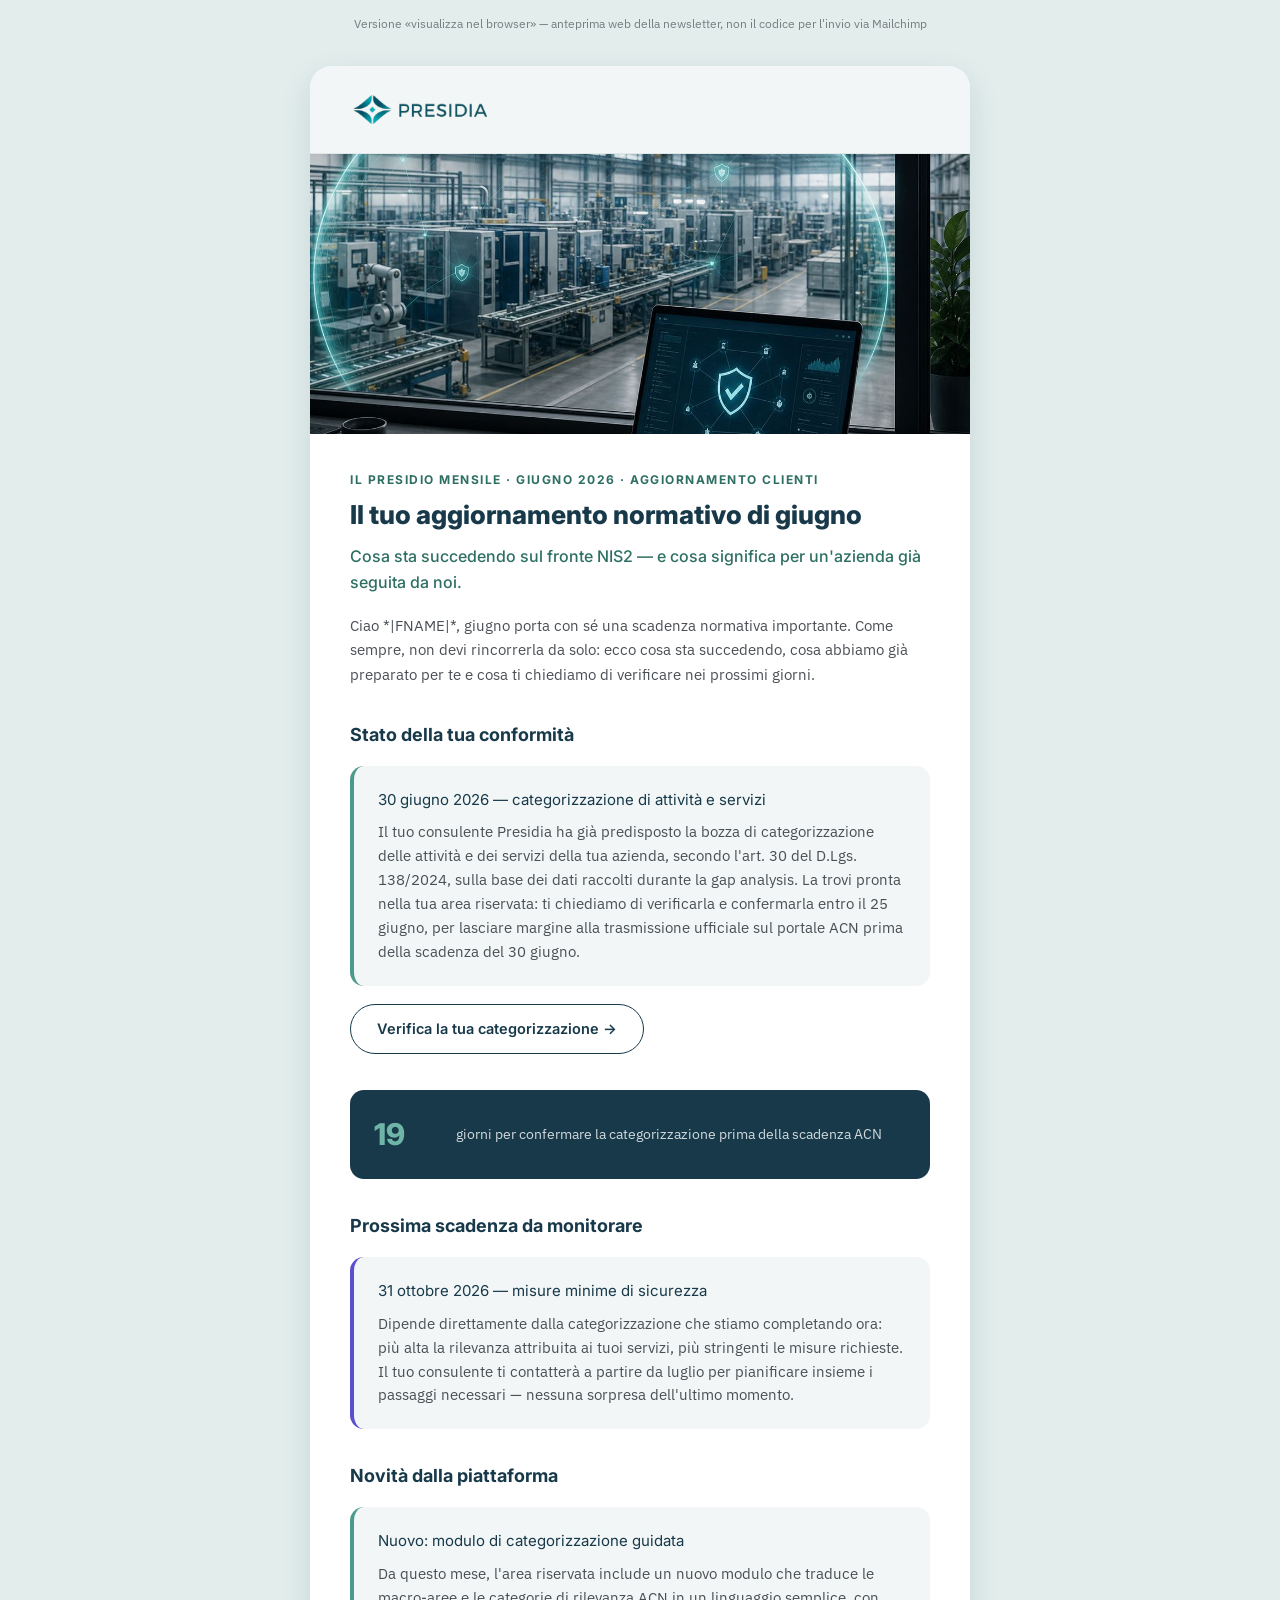
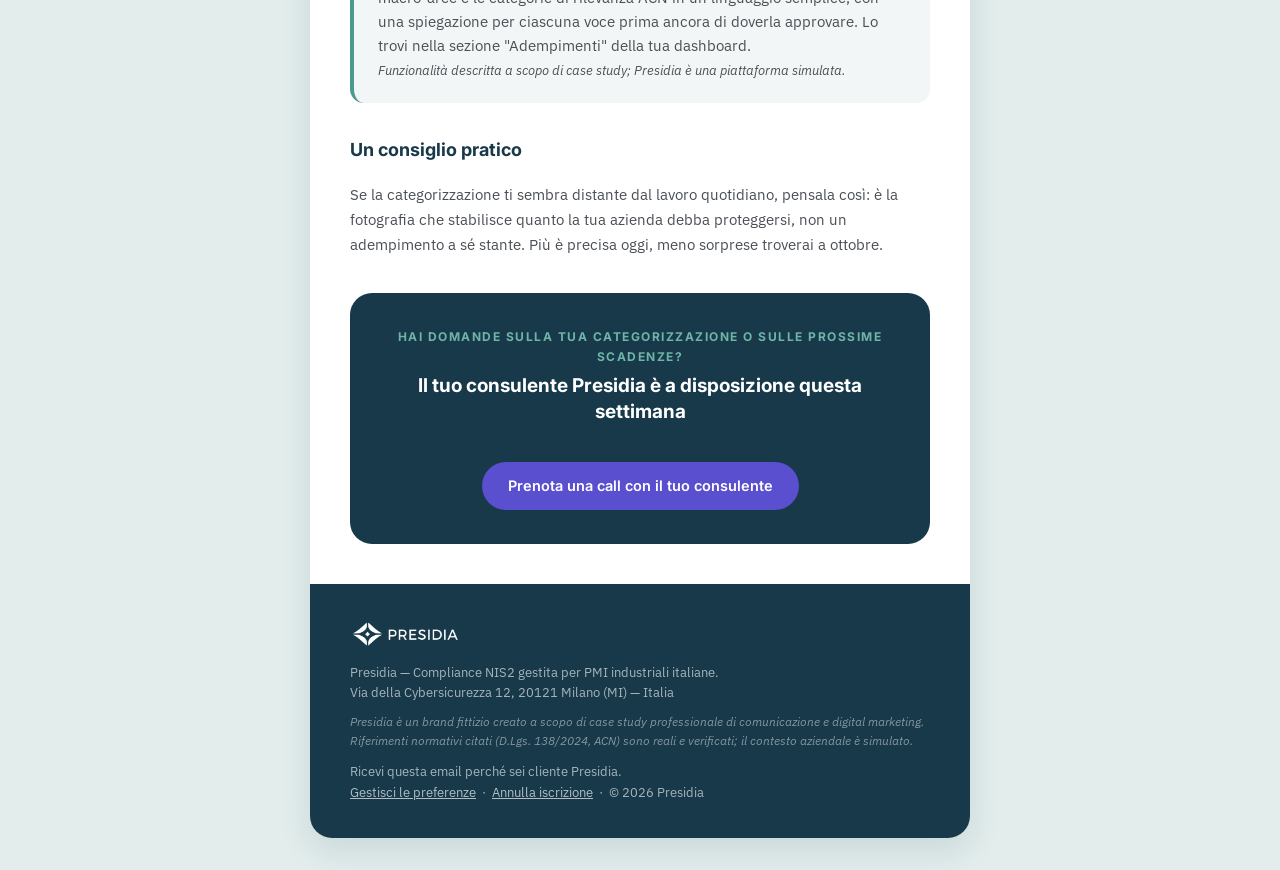
<file: newsletter-cliente.html>
<!DOCTYPE html>
<html lang="it">
<head>
<meta charset="UTF-8">
<meta name="viewport" content="width=device-width, initial-scale=1.0">
<title>Il Presidio mensile — Giugno 2026 | Presidia</title>
<link href="https://fonts.googleapis.com/css2?family=Inter:wght@500;600;700;800&family=IBM+Plex+Sans:wght@400;500;600&display=swap" rel="stylesheet">

<style>
  :root {
    --navy: #17394A;
    --navy-dark: #0F2732;
    --teal: #4C9A8B;
    --teal-light: #6FB5A7;
    --teal-deep: #2E6F63;
    --offwhite: #F2F6F6;
    --mist: #E2EDEC;
    --slate: #4A4F55;
    --indigo: #5A4FCF;
    --indigo-dark: #4538AA;
    --white: #FFFFFF;
    --font-head: 'Inter', -apple-system, BlinkMacSystemFont, sans-serif;
    --font-body: 'IBM Plex Sans', -apple-system, BlinkMacSystemFont, sans-serif;
    --radius-md: 14px;
    --radius-lg: 22px;
    --shadow-sm: 0 2px 10px rgba(23, 57, 74, 0.07);
    --shadow-md: 0 12px 32px rgba(23, 57, 74, 0.12);
  }
  * { box-sizing: border-box; margin: 0; padding: 0; }
  body {
    font-family: var(--font-body);
    background: var(--mist);
    color: var(--slate);
    line-height: 1.65;
    -webkit-font-smoothing: antialiased;
  }
  img { max-width: 100%; display: block; }
  a { color: inherit; }
  .frame {
    max-width: 660px;
    margin: 32px auto;
    background: var(--white);
    border-radius: var(--radius-lg);
    overflow: hidden;
    box-shadow: var(--shadow-md);
  }
  .viewbar {
    text-align: center;
    font-size: 12px;
    color: var(--slate);
    opacity: .7;
    padding: 14px 24px 0;
  }
  header.mail-header {
    background: var(--offwhite);
    padding: 26px 40px;
    border-bottom: 1px solid rgba(23, 57, 74, 0.08);
  }
  header.mail-header img { width: 140px; }
  .hero { width: 100%; height: 280px; object-fit: cover; }
  .eyebrow {
    display: block;
    font-family: var(--font-head);
    font-size: 12px;
    font-weight: 700;
    letter-spacing: 1.5px;
    text-transform: uppercase;
    color: var(--teal-deep);
    margin: 36px 40px 0;
  }
  h1.title {
    font-family: var(--font-head);
    color: var(--navy);
    font-weight: 800;
    font-size: 26px;
    line-height: 1.28;
    margin: 8px 40px 0;
  }
  p.subtitle {
    font-family: var(--font-head);
    color: var(--teal-deep);
    font-weight: 500;
    font-size: 16px;
    margin: 12px 40px 0;
  }
  section { padding: 0 40px; }
  p.body-text { font-size: 15px; margin-top: 18px; }
  h2.section-title {
    font-family: var(--font-head);
    color: var(--navy);
    font-size: 18px;
    margin-top: 32px;
  }
  .box {
    background: var(--offwhite);
    border-left: 4px solid var(--teal);
    border-radius: var(--radius-md);
    padding: 22px 24px;
    margin-top: 16px;
  }
  .box.indigo { border-left-color: var(--indigo); }
  .box p.box-title {
    font-family: var(--font-head);
    color: var(--navy);
    font-size: 15px;
    margin-bottom: 8px;
  }
  .box p.box-text { font-size: 14.5px; margin-top: 0; }
  .checklist { list-style: none; margin-top: 14px; display: grid; gap: 10px; }
  .checklist li {
    display: flex;
    align-items: flex-start;
    gap: 12px;
    font-size: 15px;
    cursor: pointer;
    padding: 10px 12px;
    border-radius: 10px;
    transition: background .15s ease;
  }
  .checklist li:hover { background: var(--offwhite); }
  .checklist li.answered-yes { background: rgba(76, 154, 139, 0.12); }
  .checklist .num {
    flex: 0 0 auto;
    width: 22px; height: 22px;
    border-radius: 50%;
    background: var(--indigo);
    color: #fff;
    font-family: var(--font-head);
    font-size: 12px;
    font-weight: 700;
    display: flex; align-items: center; justify-content: center;
  }
  .checklist li.answered-yes .num { background: var(--teal-deep); }
  #quiz-result {
    margin-top: 16px;
    font-size: 14.5px;
    font-weight: 500;
    color: var(--navy);
    min-height: 20px;
  }
  .btn {
    display: inline-block;
    font-family: var(--font-head);
    font-weight: 600;
    font-size: 14.5px;
    border-radius: 999px;
    padding: 12px 26px;
    margin-top: 18px;
    text-decoration: none;
    cursor: pointer;
  }
  .btn-ghost { border: 1.5px solid var(--navy); color: var(--navy); background: transparent; }
  .btn-ghost:hover { background: rgba(23, 57, 74, 0.05); }
  .btn-primary { background: var(--indigo); color: #fff; border: none; }
  .btn-primary:hover { background: var(--indigo-dark); }
  hr.divider { border: none; border-top: 1px solid rgba(23, 57, 74, 0.1); margin: 32px 40px 0; }
  .countdown {
    margin: 36px 40px 0;
    background: var(--navy);
    border-radius: var(--radius-md);
    padding: 20px 24px;
    display: flex;
    align-items: center;
    gap: 18px;
  }
  .countdown .num-days {
    font-family: var(--font-head);
    font-size: 30px;
    font-weight: 800;
    color: var(--teal-light);
    min-width: 64px;
  }
  .countdown .label {
    color: rgba(242,246,246,0.85);
    font-size: 13.5px;
  }
  .cta-banner {
    margin: 36px 40px 40px;
    background: var(--navy);
    border-radius: var(--radius-lg);
    padding: 34px 32px;
    text-align: center;
  }
  .cta-banner .kicker {
    font-family: var(--font-head);
    font-size: 12px;
    font-weight: 700;
    letter-spacing: 1.5px;
    text-transform: uppercase;
    color: var(--teal-light);
    margin-bottom: 6px;
  }
  .cta-banner .headline {
    font-family: var(--font-head);
    color: #fff;
    font-weight: 700;
    font-size: 19px;
    line-height: 1.35;
    margin-bottom: 20px;
  }
  footer.mail-footer {
    background: var(--navy);
    padding: 36px 40px;
  }
  footer.mail-footer img { width: 110px; margin-bottom: 14px; }
  footer.mail-footer p { font-size: 12.5px; color: rgba(242,246,246,0.65); margin-top: 10px; }
  footer.mail-footer p.disclaimer { font-size: 11.5px; color: rgba(242,246,246,0.5); font-style: italic; }
  footer.mail-footer a { color: rgba(242,246,246,0.7); text-decoration: underline; }
  @media (max-width: 620px) {
    .frame { margin: 0; border-radius: 0; }
    header.mail-header, .eyebrow, h1.title, p.subtitle, section, hr.divider, .countdown, .cta-banner, footer.mail-footer {
      padding-left: 22px !important; padding-right: 22px !important; margin-left: 0 !important; margin-right: 0 !important;
    }
    .hero { height: 200px; }
  }
</style>

</head>
<body>
<p class="viewbar">Versione &laquo;visualizza nel browser&raquo; &mdash; anteprima web della newsletter, non il codice per l'invio via Mailchimp</p>
<div class="frame">
<header class="mail-header"><img src="assets/newsletter/logo_email.png" alt="Presidia"></header>
<img class="hero" src="assets/newsletter/hero_dashboard.jpg" alt="Dashboard Presidia che monitora il perimetro di sicurezza di uno stabilimento industriale">

<span class="eyebrow">Il Presidio mensile &middot; Giugno 2026 &middot; Aggiornamento clienti</span>
<h1 class="title">Il tuo aggiornamento normativo di giugno</h1>
<p class="subtitle">Cosa sta succedendo sul fronte NIS2 &mdash; e cosa significa per un'azienda gi&agrave; seguita da noi.</p>
<section>
<p class="body-text">Ciao *|FNAME|*, giugno porta con s&eacute; una scadenza normativa importante. Come sempre, non devi rincorrerla da solo: ecco cosa sta succedendo, cosa abbiamo gi&agrave; preparato per te e cosa ti chiediamo di verificare nei prossimi giorni.</p>
<h2 class="section-title">Stato della tua conformità</h2>
<div class="box"><p class="box-title">30 giugno 2026 &mdash; categorizzazione di attivit&agrave; e servizi</p><p class="box-text">Il tuo consulente Presidia ha gi&agrave; predisposto la bozza di categorizzazione delle attivit&agrave; e dei servizi della tua azienda, secondo l'art. 30 del D.Lgs. 138/2024, sulla base dei dati raccolti durante la gap analysis. La trovi pronta nella tua area riservata: ti chiediamo di verificarla e confermarla entro il 25 giugno, per lasciare margine alla trasmissione ufficiale sul portale ACN prima della scadenza del 30 giugno.</p></div>
<a class="btn btn-ghost" href="https://app.presidia.it/adempimenti/categorizzazione" target="_blank">Verifica la tua categorizzazione &rarr;</a>
</section>
<div class="countdown"><div class="num-days" data-deadline="2026-06-30">&nbsp;</div><div class="label">giorni per confermare la categorizzazione prima della scadenza ACN</div></div>
<section>
<h2 class="section-title">Prossima scadenza da monitorare</h2>
<div class="box indigo"><p class="box-title">31 ottobre 2026 &mdash; misure minime di sicurezza</p><p class="box-text">Dipende direttamente dalla categorizzazione che stiamo completando ora: pi&ugrave; alta la rilevanza attribuita ai tuoi servizi, pi&ugrave; stringenti le misure richieste. Il tuo consulente ti contatter&agrave; a partire da luglio per pianificare insieme i passaggi necessari &mdash; nessuna sorpresa dell'ultimo momento.</p></div>
<h2 class="section-title">Novità dalla piattaforma</h2>
<div class="box"><p class="box-title">Nuovo: modulo di categorizzazione guidata</p><p class="box-text">Da questo mese, l'area riservata include un nuovo modulo che traduce le macro-aree e le categorie di rilevanza ACN in un linguaggio semplice, con una spiegazione per ciascuna voce prima ancora di doverla approvare. Lo trovi nella sezione "Adempimenti" della tua dashboard.<br><span style="font-size:12.5px;font-style:italic;">Funzionalit&agrave; descritta a scopo di case study; Presidia &egrave; una piattaforma simulata.</span></p></div>
<h2 class="section-title">Un consiglio pratico</h2>
<p class="body-text">Se la categorizzazione ti sembra distante dal lavoro quotidiano, pensala cos&igrave;: &egrave; la fotografia che stabilisce quanto la tua azienda debba proteggersi, non un adempimento a s&eacute; stante. Pi&ugrave; &egrave; precisa oggi, meno sorprese troverai a ottobre.</p>
</section>
<div class="cta-banner">
  <p class="kicker">Hai domande sulla tua categorizzazione o sulle prossime scadenze?</p>
  <p class="headline">Il tuo consulente Presidia &egrave; a disposizione questa settimana</p>
  <a class="btn btn-primary" href="https://app.presidia.it/prenota-call" target="_blank">Prenota una call con il tuo consulente</a>
</div>
<footer class="mail-footer">
  <img src="assets/newsletter/logo_white.png" alt="Presidia">
  <p>Presidia &mdash; Compliance NIS2 gestita per PMI industriali italiane.<br>Via della Cybersicurezza 12, 20121 Milano (MI) &mdash; Italia</p>
  <p class="disclaimer">Presidia &egrave; un brand fittizio creato a scopo di case study professionale di comunicazione e digital marketing. Riferimenti normativi citati (D.Lgs. 138/2024, ACN) sono reali e verificati; il contesto aziendale &egrave; simulato.</p>
  <p>Ricevi questa email perch&eacute; sei cliente Presidia.<br>
    <a href="#">Gestisci le preferenze</a> &nbsp;&middot;&nbsp; <a href="#">Annulla iscrizione</a> &nbsp;&middot;&nbsp; &copy; <span class="js-year"></span> Presidia
  </p>
</footer>
</div>

<script>
  // Anno corrente nel footer
  document.querySelectorAll('.js-year').forEach(function (el) {
    el.textContent = new Date().getFullYear();
  });

  // Countdown rispetto alla data simulata di invio della newsletter (11/06/2026),
  // non alla data reale del browser: è un contenuto dimostrativo del case study,
  // quindi il conteggio resta coerente ogni volta che la pagina viene aperta.
  (function () {
    var el = document.querySelector('.countdown .num-days');
    if (!el) return;
    var sendDate = new Date('2026-06-11T00:00:00');
    var deadline = new Date(el.dataset.deadline + 'T00:00:00');
    var days = Math.round((deadline - sendDate) / 86400000);
    el.textContent = days;
  })();
</script>

</body>
</html>
</file>
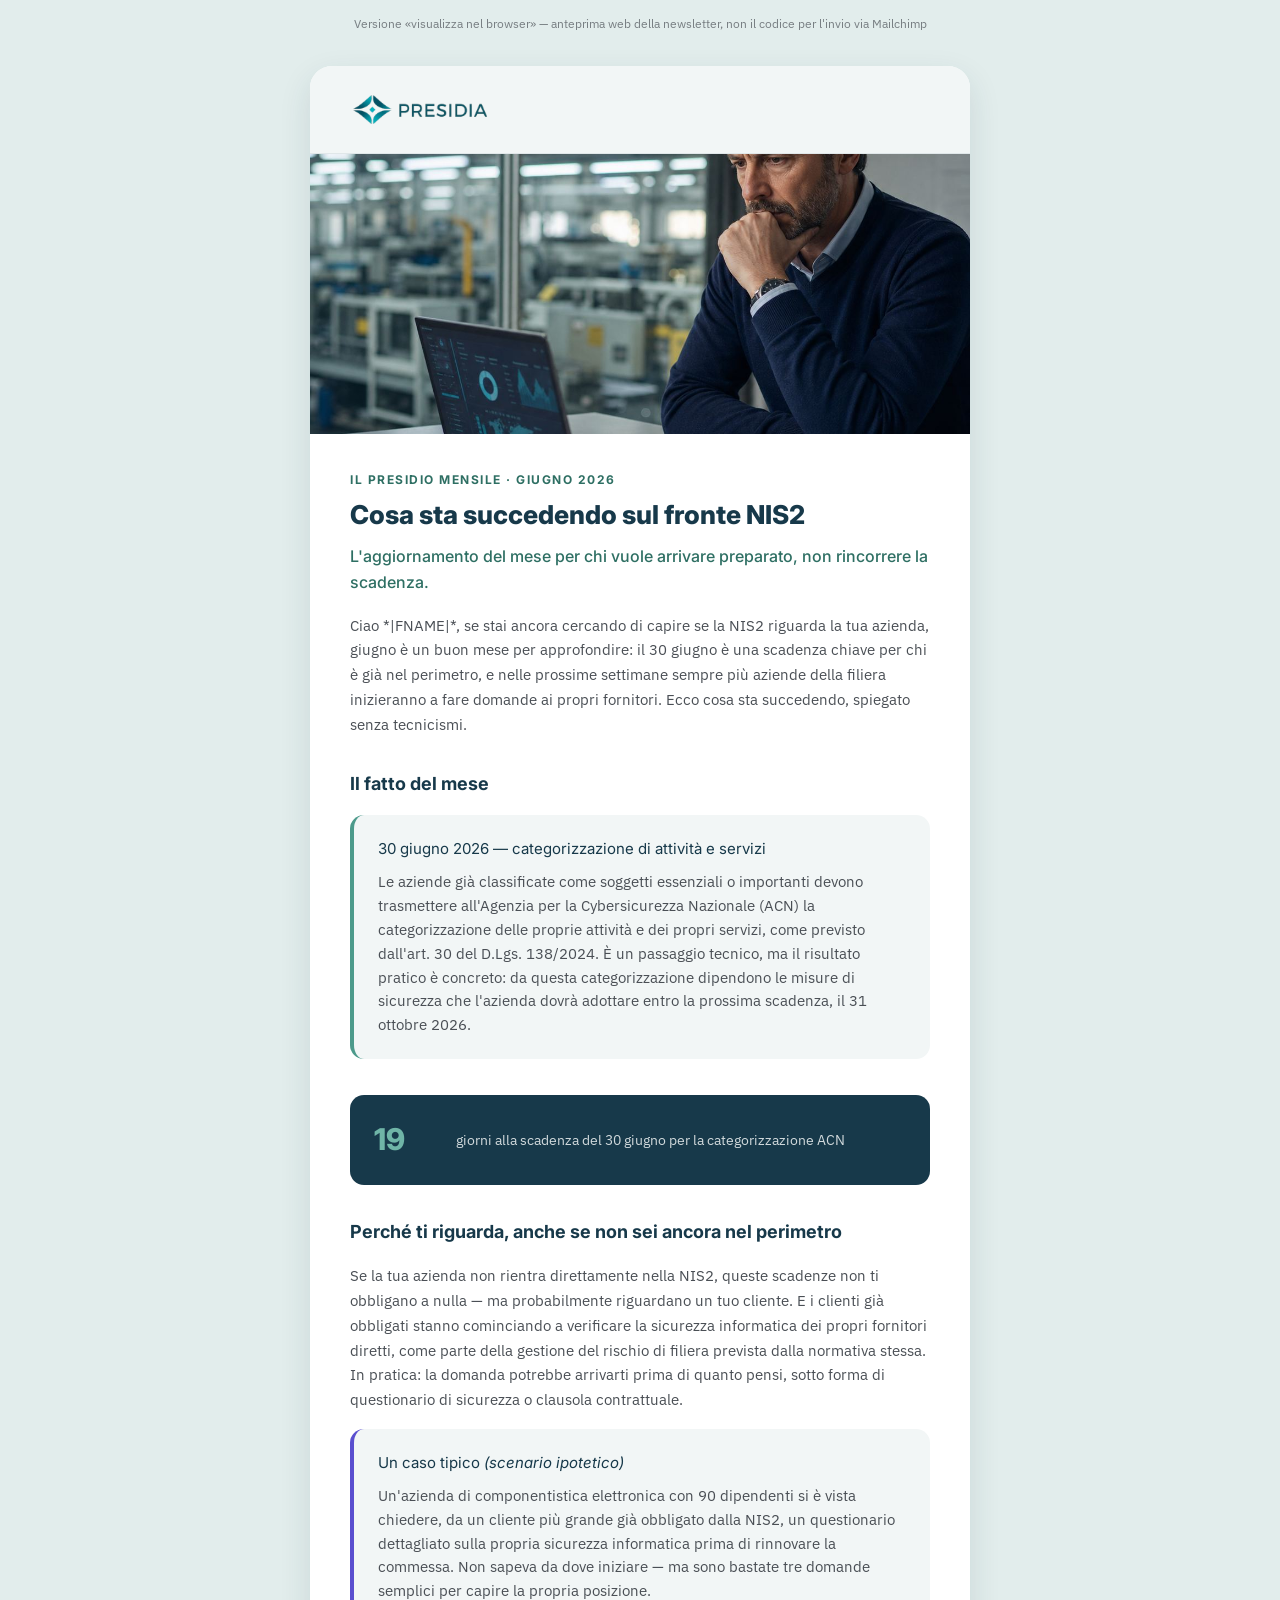
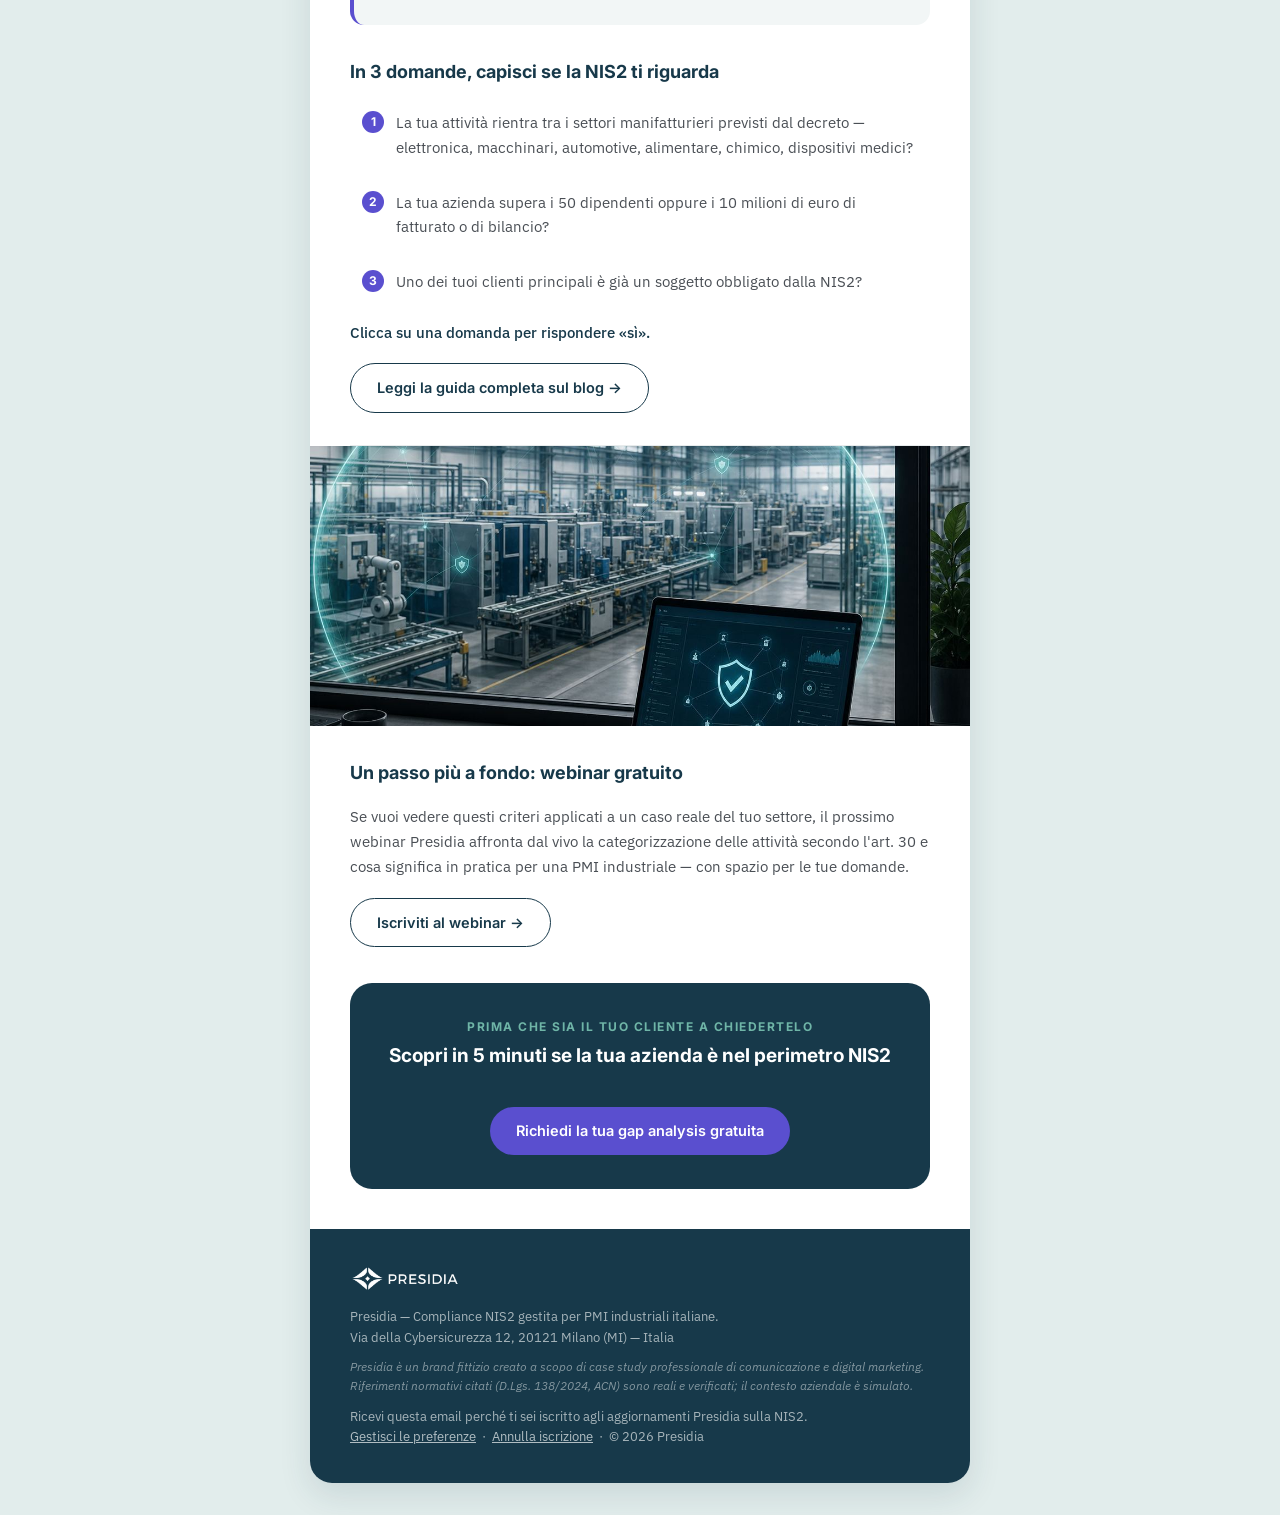
<file: newsletter-prospect.html>
<!DOCTYPE html>
<html lang="it">
<head>
<meta charset="UTF-8">
<meta name="viewport" content="width=device-width, initial-scale=1.0">
<title>Il Presidio mensile — Giugno 2026 | Presidia</title>
<link href="https://fonts.googleapis.com/css2?family=Inter:wght@500;600;700;800&family=IBM+Plex+Sans:wght@400;500;600&display=swap" rel="stylesheet">

<style>
  :root {
    --navy: #17394A;
    --navy-dark: #0F2732;
    --teal: #4C9A8B;
    --teal-light: #6FB5A7;
    --teal-deep: #2E6F63;
    --offwhite: #F2F6F6;
    --mist: #E2EDEC;
    --slate: #4A4F55;
    --indigo: #5A4FCF;
    --indigo-dark: #4538AA;
    --white: #FFFFFF;
    --font-head: 'Inter', -apple-system, BlinkMacSystemFont, sans-serif;
    --font-body: 'IBM Plex Sans', -apple-system, BlinkMacSystemFont, sans-serif;
    --radius-md: 14px;
    --radius-lg: 22px;
    --shadow-sm: 0 2px 10px rgba(23, 57, 74, 0.07);
    --shadow-md: 0 12px 32px rgba(23, 57, 74, 0.12);
  }
  * { box-sizing: border-box; margin: 0; padding: 0; }
  body {
    font-family: var(--font-body);
    background: var(--mist);
    color: var(--slate);
    line-height: 1.65;
    -webkit-font-smoothing: antialiased;
  }
  img { max-width: 100%; display: block; }
  a { color: inherit; }
  .frame {
    max-width: 660px;
    margin: 32px auto;
    background: var(--white);
    border-radius: var(--radius-lg);
    overflow: hidden;
    box-shadow: var(--shadow-md);
  }
  .viewbar {
    text-align: center;
    font-size: 12px;
    color: var(--slate);
    opacity: .7;
    padding: 14px 24px 0;
  }
  header.mail-header {
    background: var(--offwhite);
    padding: 26px 40px;
    border-bottom: 1px solid rgba(23, 57, 74, 0.08);
  }
  header.mail-header img { width: 140px; }
  .hero { width: 100%; height: 280px; object-fit: cover; }
  .eyebrow {
    display: block;
    font-family: var(--font-head);
    font-size: 12px;
    font-weight: 700;
    letter-spacing: 1.5px;
    text-transform: uppercase;
    color: var(--teal-deep);
    margin: 36px 40px 0;
  }
  h1.title {
    font-family: var(--font-head);
    color: var(--navy);
    font-weight: 800;
    font-size: 26px;
    line-height: 1.28;
    margin: 8px 40px 0;
  }
  p.subtitle {
    font-family: var(--font-head);
    color: var(--teal-deep);
    font-weight: 500;
    font-size: 16px;
    margin: 12px 40px 0;
  }
  section { padding: 0 40px; }
  p.body-text { font-size: 15px; margin-top: 18px; }
  h2.section-title {
    font-family: var(--font-head);
    color: var(--navy);
    font-size: 18px;
    margin-top: 32px;
  }
  .box {
    background: var(--offwhite);
    border-left: 4px solid var(--teal);
    border-radius: var(--radius-md);
    padding: 22px 24px;
    margin-top: 16px;
  }
  .box.indigo { border-left-color: var(--indigo); }
  .box p.box-title {
    font-family: var(--font-head);
    color: var(--navy);
    font-size: 15px;
    margin-bottom: 8px;
  }
  .box p.box-text { font-size: 14.5px; margin-top: 0; }
  .checklist { list-style: none; margin-top: 14px; display: grid; gap: 10px; }
  .checklist li {
    display: flex;
    align-items: flex-start;
    gap: 12px;
    font-size: 15px;
    cursor: pointer;
    padding: 10px 12px;
    border-radius: 10px;
    transition: background .15s ease;
  }
  .checklist li:hover { background: var(--offwhite); }
  .checklist li.answered-yes { background: rgba(76, 154, 139, 0.12); }
  .checklist .num {
    flex: 0 0 auto;
    width: 22px; height: 22px;
    border-radius: 50%;
    background: var(--indigo);
    color: #fff;
    font-family: var(--font-head);
    font-size: 12px;
    font-weight: 700;
    display: flex; align-items: center; justify-content: center;
  }
  .checklist li.answered-yes .num { background: var(--teal-deep); }
  #quiz-result {
    margin-top: 16px;
    font-size: 14.5px;
    font-weight: 500;
    color: var(--navy);
    min-height: 20px;
  }
  .btn {
    display: inline-block;
    font-family: var(--font-head);
    font-weight: 600;
    font-size: 14.5px;
    border-radius: 999px;
    padding: 12px 26px;
    margin-top: 18px;
    text-decoration: none;
    cursor: pointer;
  }
  .btn-ghost { border: 1.5px solid var(--navy); color: var(--navy); background: transparent; }
  .btn-ghost:hover { background: rgba(23, 57, 74, 0.05); }
  .btn-primary { background: var(--indigo); color: #fff; border: none; }
  .btn-primary:hover { background: var(--indigo-dark); }
  hr.divider { border: none; border-top: 1px solid rgba(23, 57, 74, 0.1); margin: 32px 40px 0; }
  .countdown {
    margin: 36px 40px 0;
    background: var(--navy);
    border-radius: var(--radius-md);
    padding: 20px 24px;
    display: flex;
    align-items: center;
    gap: 18px;
  }
  .countdown .num-days {
    font-family: var(--font-head);
    font-size: 30px;
    font-weight: 800;
    color: var(--teal-light);
    min-width: 64px;
  }
  .countdown .label {
    color: rgba(242,246,246,0.85);
    font-size: 13.5px;
  }
  .cta-banner {
    margin: 36px 40px 40px;
    background: var(--navy);
    border-radius: var(--radius-lg);
    padding: 34px 32px;
    text-align: center;
  }
  .cta-banner .kicker {
    font-family: var(--font-head);
    font-size: 12px;
    font-weight: 700;
    letter-spacing: 1.5px;
    text-transform: uppercase;
    color: var(--teal-light);
    margin-bottom: 6px;
  }
  .cta-banner .headline {
    font-family: var(--font-head);
    color: #fff;
    font-weight: 700;
    font-size: 19px;
    line-height: 1.35;
    margin-bottom: 20px;
  }
  footer.mail-footer {
    background: var(--navy);
    padding: 36px 40px;
  }
  footer.mail-footer img { width: 110px; margin-bottom: 14px; }
  footer.mail-footer p { font-size: 12.5px; color: rgba(242,246,246,0.65); margin-top: 10px; }
  footer.mail-footer p.disclaimer { font-size: 11.5px; color: rgba(242,246,246,0.5); font-style: italic; }
  footer.mail-footer a { color: rgba(242,246,246,0.7); text-decoration: underline; }
  @media (max-width: 620px) {
    .frame { margin: 0; border-radius: 0; }
    header.mail-header, .eyebrow, h1.title, p.subtitle, section, hr.divider, .countdown, .cta-banner, footer.mail-footer {
      padding-left: 22px !important; padding-right: 22px !important; margin-left: 0 !important; margin-right: 0 !important;
    }
    .hero { height: 200px; }
  }
</style>

</head>
<body>
<p class="viewbar">Versione &laquo;visualizza nel browser&raquo; &mdash; anteprima web della newsletter, non il codice per l'invio via Mailchimp</p>
<div class="frame">
<header class="mail-header"><img src="assets/newsletter/logo_email.png" alt="Presidia"></header>
<img class="hero" src="assets/newsletter/hero_ceo.jpg" alt="Titolare di PMI industriale al lavoro, con lo stabilimento sullo sfondo">

<span class="eyebrow">Il Presidio mensile &middot; Giugno 2026</span>
<h1 class="title">Cosa sta succedendo sul fronte NIS2</h1>
<p class="subtitle">L'aggiornamento del mese per chi vuole arrivare preparato, non rincorrere la scadenza.</p>
<section>
<p class="body-text">Ciao *|FNAME|*, se stai ancora cercando di capire se la NIS2 riguarda la tua azienda, giugno &egrave; un buon mese per approfondire: il 30 giugno &egrave; una scadenza chiave per chi &egrave; gi&agrave; nel perimetro, e nelle prossime settimane sempre pi&ugrave; aziende della filiera inizieranno a fare domande ai propri fornitori. Ecco cosa sta succedendo, spiegato senza tecnicismi.</p>
<h2 class="section-title">Il fatto del mese</h2>
<div class="box"><p class="box-title">30 giugno 2026 &mdash; categorizzazione di attivit&agrave; e servizi</p><p class="box-text">Le aziende gi&agrave; classificate come soggetti essenziali o importanti devono trasmettere all'Agenzia per la Cybersicurezza Nazionale (ACN) la categorizzazione delle proprie attivit&agrave; e dei propri servizi, come previsto dall'art. 30 del D.Lgs. 138/2024. &Egrave; un passaggio tecnico, ma il risultato pratico &egrave; concreto: da questa categorizzazione dipendono le misure di sicurezza che l'azienda dovr&agrave; adottare entro la prossima scadenza, il 31 ottobre 2026.</p></div>
</section>
<div class="countdown"><div class="num-days" data-deadline="2026-06-30">&nbsp;</div><div class="label">giorni alla scadenza del 30 giugno per la categorizzazione ACN</div></div>
<section>
<h2 class="section-title">Perché ti riguarda, anche se non sei ancora nel perimetro</h2>
<p class="body-text">Se la tua azienda non rientra direttamente nella NIS2, queste scadenze non ti obbligano a nulla &mdash; ma probabilmente riguardano un tuo cliente. E i clienti gi&agrave; obbligati stanno cominciando a verificare la sicurezza informatica dei propri fornitori diretti, come parte della gestione del rischio di filiera prevista dalla normativa stessa. In pratica: la domanda potrebbe arrivarti prima di quanto pensi, sotto forma di questionario di sicurezza o clausola contrattuale.</p>
<div class="box indigo"><p class="box-title">Un caso tipico <span style="font-weight:400;font-style:italic;">(scenario ipotetico)</span></p><p class="box-text">Un'azienda di componentistica elettronica con 90 dipendenti si &egrave; vista chiedere, da un cliente pi&ugrave; grande gi&agrave; obbligato dalla NIS2, un questionario dettagliato sulla propria sicurezza informatica prima di rinnovare la commessa. Non sapeva da dove iniziare &mdash; ma sono bastate tre domande semplici per capire la propria posizione.</p></div>
<h2 class="section-title">In 3 domande, capisci se la NIS2 ti riguarda</h2>
<ul class="checklist"><li><span class="num">1</span><span>La tua attivit&agrave; rientra tra i settori manifatturieri previsti dal decreto &mdash; elettronica, macchinari, automotive, alimentare, chimico, dispositivi medici?</span></li><li><span class="num">2</span><span>La tua azienda supera i 50 dipendenti oppure i 10 milioni di euro di fatturato o di bilancio?</span></li><li><span class="num">3</span><span>Uno dei tuoi clienti principali &egrave; gi&agrave; un soggetto obbligato dalla NIS2?</span></li></ul>
<p id="quiz-result">Clicca su una domanda per rispondere &laquo;s&igrave;&raquo;.</p>
<a class="btn btn-ghost" href="https://www.presidia.it/blog/nis2-pmi-industriali-perimetro" target="_blank">Leggi la guida completa sul blog &rarr;</a>
</section>
<hr class="divider">
<img class="hero" src="assets/newsletter/hero_dashboard.jpg" alt="Dashboard Presidia che monitora il perimetro di sicurezza di uno stabilimento industriale">
<section>
<h2 class="section-title">Un passo più a fondo: webinar gratuito</h2>
<p class="body-text">Se vuoi vedere questi criteri applicati a un caso reale del tuo settore, il prossimo webinar Presidia affronta dal vivo la categorizzazione delle attivit&agrave; secondo l'art. 30 e cosa significa in pratica per una PMI industriale &mdash; con spazio per le tue domande.</p>
<a class="btn btn-ghost" href="https://www.presidia.it/webinar" target="_blank">Iscriviti al webinar &rarr;</a>
</section>
<div class="cta-banner">
  <p class="kicker">Prima che sia il tuo cliente a chiedertelo</p>
  <p class="headline">Scopri in 5 minuti se la tua azienda &egrave; nel perimetro NIS2</p>
  <a class="btn btn-primary" href="https://www.presidia.it/gap-analysis" target="_blank">Richiedi la tua gap analysis gratuita</a>
</div>
<footer class="mail-footer">
  <img src="assets/newsletter/logo_white.png" alt="Presidia">
  <p>Presidia &mdash; Compliance NIS2 gestita per PMI industriali italiane.<br>Via della Cybersicurezza 12, 20121 Milano (MI) &mdash; Italia</p>
  <p class="disclaimer">Presidia &egrave; un brand fittizio creato a scopo di case study professionale di comunicazione e digital marketing. Riferimenti normativi citati (D.Lgs. 138/2024, ACN) sono reali e verificati; il contesto aziendale &egrave; simulato.</p>
  <p>Ricevi questa email perch&eacute; ti sei iscritto agli aggiornamenti Presidia sulla NIS2.<br>
    <a href="#">Gestisci le preferenze</a> &nbsp;&middot;&nbsp; <a href="#">Annulla iscrizione</a> &nbsp;&middot;&nbsp; &copy; <span class="js-year"></span> Presidia
  </p>
</footer>
</div>

<script>
  // Anno corrente nel footer
  document.querySelectorAll('.js-year').forEach(function (el) {
    el.textContent = new Date().getFullYear();
  });

  // Countdown rispetto alla data simulata di invio della newsletter (11/06/2026),
  // non alla data reale del browser: è un contenuto dimostrativo del case study,
  // quindi il conteggio resta coerente ogni volta che la pagina viene aperta.
  (function () {
    var el = document.querySelector('.countdown .num-days');
    if (!el) return;
    var sendDate = new Date('2026-06-11T00:00:00');
    var deadline = new Date(el.dataset.deadline + 'T00:00:00');
    var days = Math.round((deadline - sendDate) / 86400000);
    el.textContent = days;
  })();
</script>

<script>
  // Mini self-check interattivo: click sulle 3 domande per simulare le risposte
  (function () {
    var items = document.querySelectorAll('.checklist li');
    var result = document.getElementById('quiz-result');
    if (!items.length || !result) return;
    items.forEach(function (li) {
      li.addEventListener('click', function () {
        li.classList.toggle('answered-yes');
        var yesCount = document.querySelectorAll('.checklist li.answered-yes').length;
        if (yesCount === 0) {
          result.textContent = 'Clicca su una domanda per rispondere "sì".';
        } else {
          result.textContent = 'Hai risposto sì a ' + yesCount + ' domanda' + (yesCount > 1 ? 'e' : '') +
            ' su 3: vale la pena approfondire con la guida completa qui sotto.';
        }
      });
    });
  })();
</script>

</body>
</html>
</file>
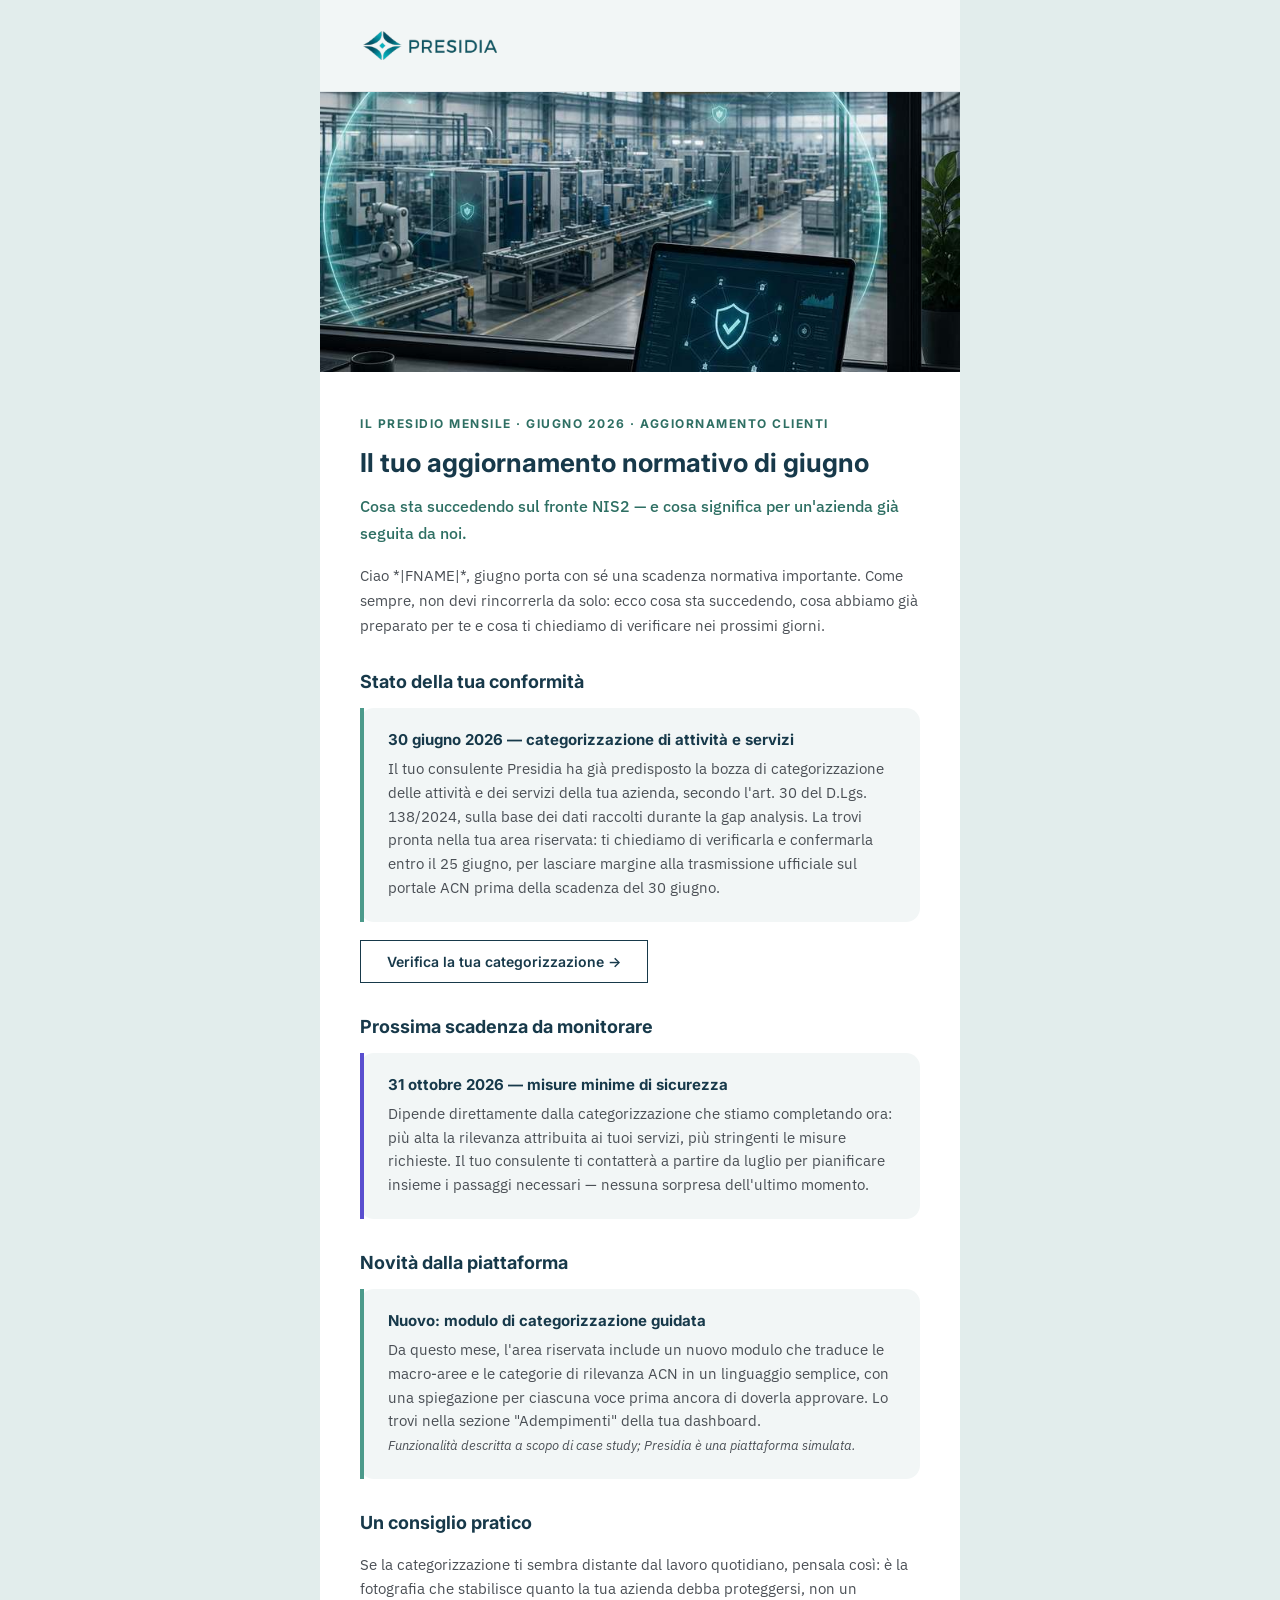
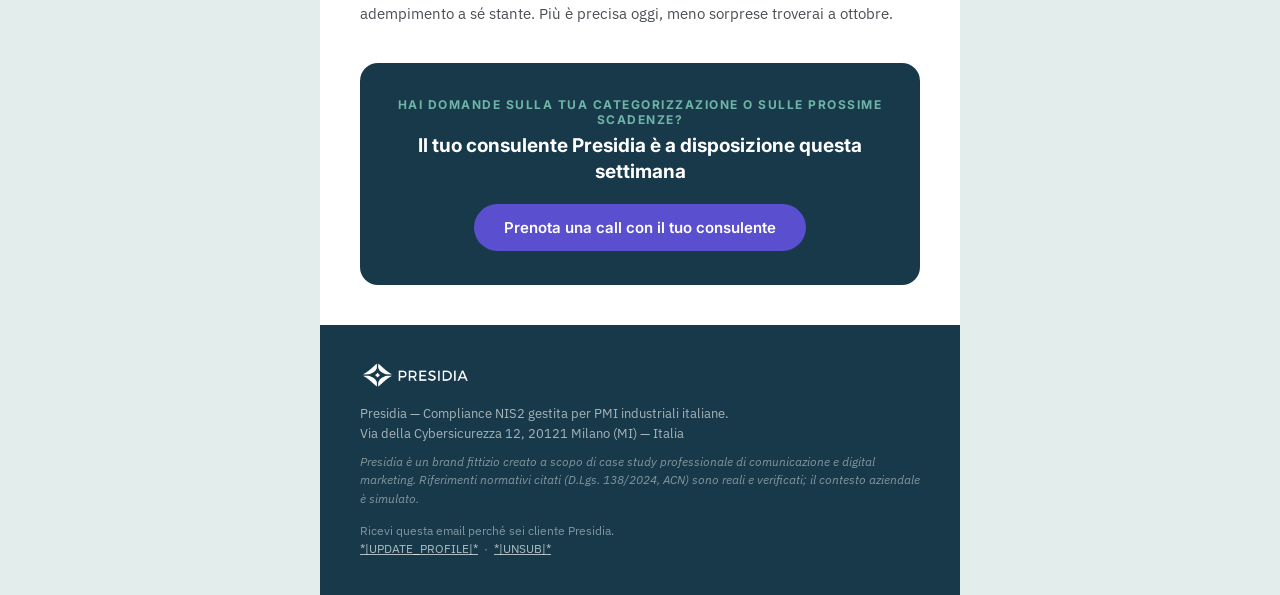
<file: Presidia/Presidia_Newsletter_NIS2_Giugno_Cliente.html>
<!--
BRIEF EDITORIALE (Presidia — case study simulato)
Scopo: retention — comunicare stato di conformita, novita piattaforma e prossimi passi ai clienti attivi
Target: clienti attivi (segmento "cliente" della newsletter mensile)
Canale: email/newsletter (invio mensile) — Pilastro 5 "Scadenze e aggiornamenti normativi", funnel Retention
CTA primaria: "Verifica la tua categorizzazione" (area riservata piattaforma)
CTA secondaria: "Prenota una call con il tuo consulente"
KPI: tasso di apertura, click-to-open rate, tasso di conversione dell'azione richiesta (conferma categorizzazione)
Data invio simulata: 11 giugno 2026
Nota: i riferimenti a funzionalita di piattaforma e stato account sono scenario ipotetico dichiarato, coerenti con il servizio descritto nel Brand Foundation; i riferimenti normativi (D.Lgs. 138/2024 art. 30, scadenze ACN) sono reali e verificati.
-->
<!DOCTYPE html>
<html lang="it" xmlns="http://www.w3.org/1999/xhtml" xmlns:v="urn:schemas-microsoft-com:vml" xmlns:o="urn:schemas-microsoft-com:office:office">
<head>
<meta charset="UTF-8">
<meta name="viewport" content="width=device-width, initial-scale=1.0">
<meta http-equiv="X-UA-Compatible" content="IE=edge">
<title>Il Presidio mensile — Giugno 2026 | Presidia</title>
<!--[if !mso]><!--><link href="https://fonts.googleapis.com/css2?family=Inter:wght@600;700;800&amp;family=IBM+Plex+Sans:wght@400;500;600&amp;display=swap" rel="stylesheet" type="text/css"><!--<![endif]-->

<style type="text/css">
  body, table, td { font-family: 'IBM Plex Sans', Arial, Helvetica, sans-serif; }
  body { margin:0; padding:0; background-color:#E2EDEC; }
  table { border-collapse:collapse; }
  img { border:0; display:block; }
  a { text-decoration:none; }
  .heading { font-family:'Inter', Arial, Helvetica, sans-serif; color:#17394A; font-weight:700; }
  .eyebrow { font-family:'Inter', Arial, Helvetica, sans-serif; font-size:12px; font-weight:700; letter-spacing:1.5px; text-transform:uppercase; color:#2E6F63; }
  .btn-primary { background-color:#5A4FCF; border-radius:999px; }
  .btn-primary a { color:#FFFFFF !important; font-family:'Inter', Arial, Helvetica, sans-serif; font-weight:600; font-size:15px; padding:14px 30px; display:inline-block; }
  .btn-ghost { border:1.5px solid #17394A; border-radius:999px; }
  .btn-ghost a { color:#17394A !important; font-family:'Inter', Arial, Helvetica, sans-serif; font-weight:600; font-size:14px; padding:12px 26px; display:inline-block; }
  .body-text { color:#4A4F55; font-size:15px; line-height:1.65; }
  .box { background-color:#F2F6F6; border-radius:14px; }
  .divider { border-top:1px solid rgba(23,57,74,0.10); font-size:0; line-height:0; }
  @media only screen and (max-width:600px) {
    .container { width:100% !important; }
    .stack { display:block !important; width:100% !important; }
    .px { padding-left:20px !important; padding-right:20px !important; }
    .hero-img { height:auto !important; }
  }
</style>

</head>
<body style="margin:0;padding:0;background-color:#E2EDEC;">
<div style="display:none;max-height:0;overflow:hidden;opacity:0;mso-hide:all;">La scadenza del 30 giugno è sotto controllo. Ecco lo stato della tua conformità e le novità della piattaforma.&nbsp;&zwnj;&nbsp;&zwnj;&nbsp;&zwnj;&nbsp;&zwnj;&nbsp;&zwnj;&nbsp;&zwnj;&nbsp;&zwnj;&nbsp;&zwnj;</div>
<center style="width:100%;background-color:#E2EDEC;">
<div class="container" style="max-width:640px;margin:0 auto;">
<table role="presentation" width="100%" cellpadding="0" cellspacing="0" border="0" style="max-width:640px;margin:0 auto;background-color:#FFFFFF;">

<tr>
  <td class="px" style="background-color:#F2F6F6;padding:28px 40px;text-align:left;border-bottom:1px solid rgba(23,57,74,0.08);">
    <img src="[data-uri]" width="140" alt="Presidia" style="width:140px;height:auto;">
  </td>
</tr>

<tr>
  <td style="padding:0;">
    <img class="hero-img" src="[data-uri]" width="640" alt="Dashboard Presidia che monitora il perimetro di sicurezza di uno stabilimento industriale" style="width:100%;max-width:640px;height:280px;object-fit:cover;">
  </td>
</tr>

<tr>
  <td class="px" style="padding:40px 40px 8px;">
    <span class="eyebrow">Il Presidio mensile &middot; Giugno 2026 &middot; Aggiornamento clienti</span>
  </td>
</tr>
<tr>
  <td class="px" style="padding:6px 40px 4px;">
    <h1 class="heading" style="margin:0;font-size:26px;line-height:1.28;">Il tuo aggiornamento normativo di giugno</h1>
  </td>
</tr>
<tr>
  <td class="px" style="padding:10px 40px 0;">
    <p class="body-text" style="margin:0;font-size:16px;color:#2E6F63;font-weight:500;">Cosa sta succedendo sul fronte NIS2 &mdash; e cosa significa per un'azienda gi&agrave; seguita da noi.</p>
  </td>
</tr>

<tr>
  <td class="px" style="padding:18px 40px 0;">
    <p class="body-text" style="margin:0;">Ciao *|FNAME|*, giugno porta con s&eacute; una scadenza normativa importante. Come sempre, non devi rincorrerla da solo: ecco cosa sta succedendo, cosa abbiamo gi&agrave; preparato per te e cosa ti chiediamo di verificare nei prossimi giorni.</p>
  </td>
</tr>

<tr>
  <td class="px" style="padding:32px 40px 0;">
    <h2 class="heading" style="margin:0;font-size:18px;line-height:1.3;">Stato della tua conformità</h2>
  </td>
</tr>

<tr>
  <td class="px" style="padding:14px 40px 0;">
    <table role="presentation" width="100%" cellpadding="0" cellspacing="0" border="0" class="box" style="background-color:#F2F6F6;border-radius:14px;border-left:4px solid #4C9A8B;">
      <tr>
        <td style="padding:22px 24px;">
          <p class="heading" style="margin:0 0 8px;font-size:15px;color:#17394A;">30 giugno 2026 &mdash; categorizzazione di attivit&agrave; e servizi</p>
          <p class="body-text" style="margin:0;font-size:14.5px;">Il tuo consulente Presidia ha gi&agrave; predisposto la bozza di categorizzazione delle attivit&agrave; e dei servizi della tua azienda, secondo l'art. 30 del D.Lgs. 138/2024, sulla base dei dati raccolti durante la gap analysis. La trovi pronta nella tua area riservata: ti chiediamo di verificarla e confermarla entro il 25 giugno, per lasciare margine alla trasmissione ufficiale sul portale ACN prima della scadenza del 30 giugno.</p>
        </td>
      </tr>
    </table>
  </td>
</tr>

<tr>
  <td class="px" style="padding:18px 40px 0;">
    <table role="presentation" cellpadding="0" cellspacing="0" border="0" class="btn-ghost">
      <tr><td><a href="https://app.presidia.it/adempimenti/categorizzazione" target="_blank">Verifica la tua categorizzazione &rarr;</a></td></tr>
    </table>
  </td>
</tr>

<tr>
  <td class="px" style="padding:32px 40px 0;">
    <h2 class="heading" style="margin:0;font-size:18px;line-height:1.3;">Prossima scadenza da monitorare</h2>
  </td>
</tr>

<tr>
  <td class="px" style="padding:14px 40px 0;">
    <table role="presentation" width="100%" cellpadding="0" cellspacing="0" border="0" class="box" style="background-color:#F2F6F6;border-radius:14px;border-left:4px solid #5A4FCF;">
      <tr>
        <td style="padding:22px 24px;">
          <p class="heading" style="margin:0 0 8px;font-size:15px;color:#17394A;">31 ottobre 2026 &mdash; misure minime di sicurezza</p>
          <p class="body-text" style="margin:0;font-size:14.5px;">Dipende direttamente dalla categorizzazione che stiamo completando ora: pi&ugrave; alta la rilevanza attribuita ai tuoi servizi, pi&ugrave; stringenti le misure richieste. Il tuo consulente ti contatter&agrave; a partire da luglio per pianificare insieme i passaggi necessari &mdash; nessuna sorpresa dell'ultimo momento.</p>
        </td>
      </tr>
    </table>
  </td>
</tr>

<tr>
  <td class="px" style="padding:32px 40px 0;">
    <h2 class="heading" style="margin:0;font-size:18px;line-height:1.3;">Novità dalla piattaforma</h2>
  </td>
</tr>

<tr>
  <td class="px" style="padding:14px 40px 0;">
    <table role="presentation" width="100%" cellpadding="0" cellspacing="0" border="0" class="box" style="background-color:#F2F6F6;border-radius:14px;border-left:4px solid #4C9A8B;">
      <tr>
        <td style="padding:22px 24px;">
          <p class="heading" style="margin:0 0 8px;font-size:15px;color:#17394A;">Nuovo: modulo di categorizzazione guidata</p>
          <p class="body-text" style="margin:0;font-size:14.5px;">Da questo mese, l'area riservata include un nuovo modulo che traduce le macro-aree e le categorie di rilevanza ACN in un linguaggio semplice, con una spiegazione per ciascuna voce prima ancora di doverla approvare. Lo trovi nella sezione "Adempimenti" della tua dashboard.<br><span style="font-size:12.5px;font-style:italic;color:#4A4F55;">Funzionalit&agrave; descritta a scopo di case study; Presidia &egrave; una piattaforma simulata.</span></p>
        </td>
      </tr>
    </table>
  </td>
</tr>

<tr>
  <td class="px" style="padding:32px 40px 0;">
    <h2 class="heading" style="margin:0;font-size:18px;line-height:1.3;">Un consiglio pratico</h2>
  </td>
</tr>

<tr>
  <td class="px" style="padding:18px 40px 0;">
    <p class="body-text" style="margin:0;">Se la categorizzazione ti sembra distante dal lavoro quotidiano, pensala cos&igrave;: &egrave; la fotografia che stabilisce quanto la tua azienda debba proteggersi, non un adempimento a s&eacute; stante. Pi&ugrave; &egrave; precisa oggi, meno sorprese troverai a ottobre.</p>
  </td>
</tr>

<tr>
  <td style="padding:36px 40px 40px;">
    <table role="presentation" width="100%" cellpadding="0" cellspacing="0" border="0" style="background-color:#17394A;border-radius:18px;">
      <tr>
        <td style="padding:34px 32px;text-align:center;">
          <p style="margin:0 0 6px;font-family:Inter,Arial,sans-serif;font-size:12px;font-weight:700;letter-spacing:1.5px;text-transform:uppercase;color:#6FB5A7;">Hai domande sulla tua categorizzazione o sulle prossime scadenze?</p>
          <p class="heading" style="margin:0 0 20px;color:#FFFFFF;font-size:19px;line-height:1.35;">Il tuo consulente Presidia &egrave; a disposizione questa settimana</p>
          <table role="presentation" cellpadding="0" cellspacing="0" border="0" class="btn-primary" style="margin:0 auto;">
            <tr><td><a href="https://app.presidia.it/prenota-call" target="_blank">Prenota una call con il tuo consulente</a></td></tr>
          </table>
        </td>
      </tr>
    </table>
  </td>
</tr>

<tr>
  <td style="background-color:#17394A;padding:36px 40px;">
    <table role="presentation" width="100%" cellpadding="0" cellspacing="0" border="0">
      <tr>
        <td style="padding-bottom:14px;">
          <img src="[data-uri]" width="110" alt="Presidia" style="width:110px;height:auto;">
        </td>
      </tr>
      <tr>
        <td>
          <p style="margin:0 0 10px;font-family:'IBM Plex Sans',Arial,sans-serif;font-size:12.5px;line-height:1.6;color:rgba(242,246,246,0.65);">
            Presidia &mdash; Compliance NIS2 gestita per PMI industriali italiane.<br>
            Via della Cybersicurezza 12, 20121 Milano (MI) &mdash; Italia
          </p>
          <p style="margin:0 0 14px;font-family:'IBM Plex Sans',Arial,sans-serif;font-size:11.5px;line-height:1.6;color:rgba(242,246,246,0.5);font-style:italic;">
            Presidia &egrave; un brand fittizio creato a scopo di case study professionale di comunicazione e digital marketing. Riferimenti normativi citati (D.Lgs. 138/2024, ACN) sono reali e verificati; il contesto aziendale &egrave; simulato.
          </p>
          <p style="margin:0;font-family:'IBM Plex Sans',Arial,sans-serif;font-size:11.5px;line-height:1.6;color:rgba(242,246,246,0.5);">
            Ricevi questa email perch&eacute; sei cliente Presidia.<br>
            <a href="#" style="color:rgba(242,246,246,0.7);text-decoration:underline;">*|UPDATE_PROFILE|*</a> &nbsp;&middot;&nbsp;
            <a href="#" style="color:rgba(242,246,246,0.7);text-decoration:underline;">*|UNSUB|*</a>
          </p>
        </td>
      </tr>
    </table>
  </td>
</tr>

</table>
</div>
</center>
</body>
</html>
</file>
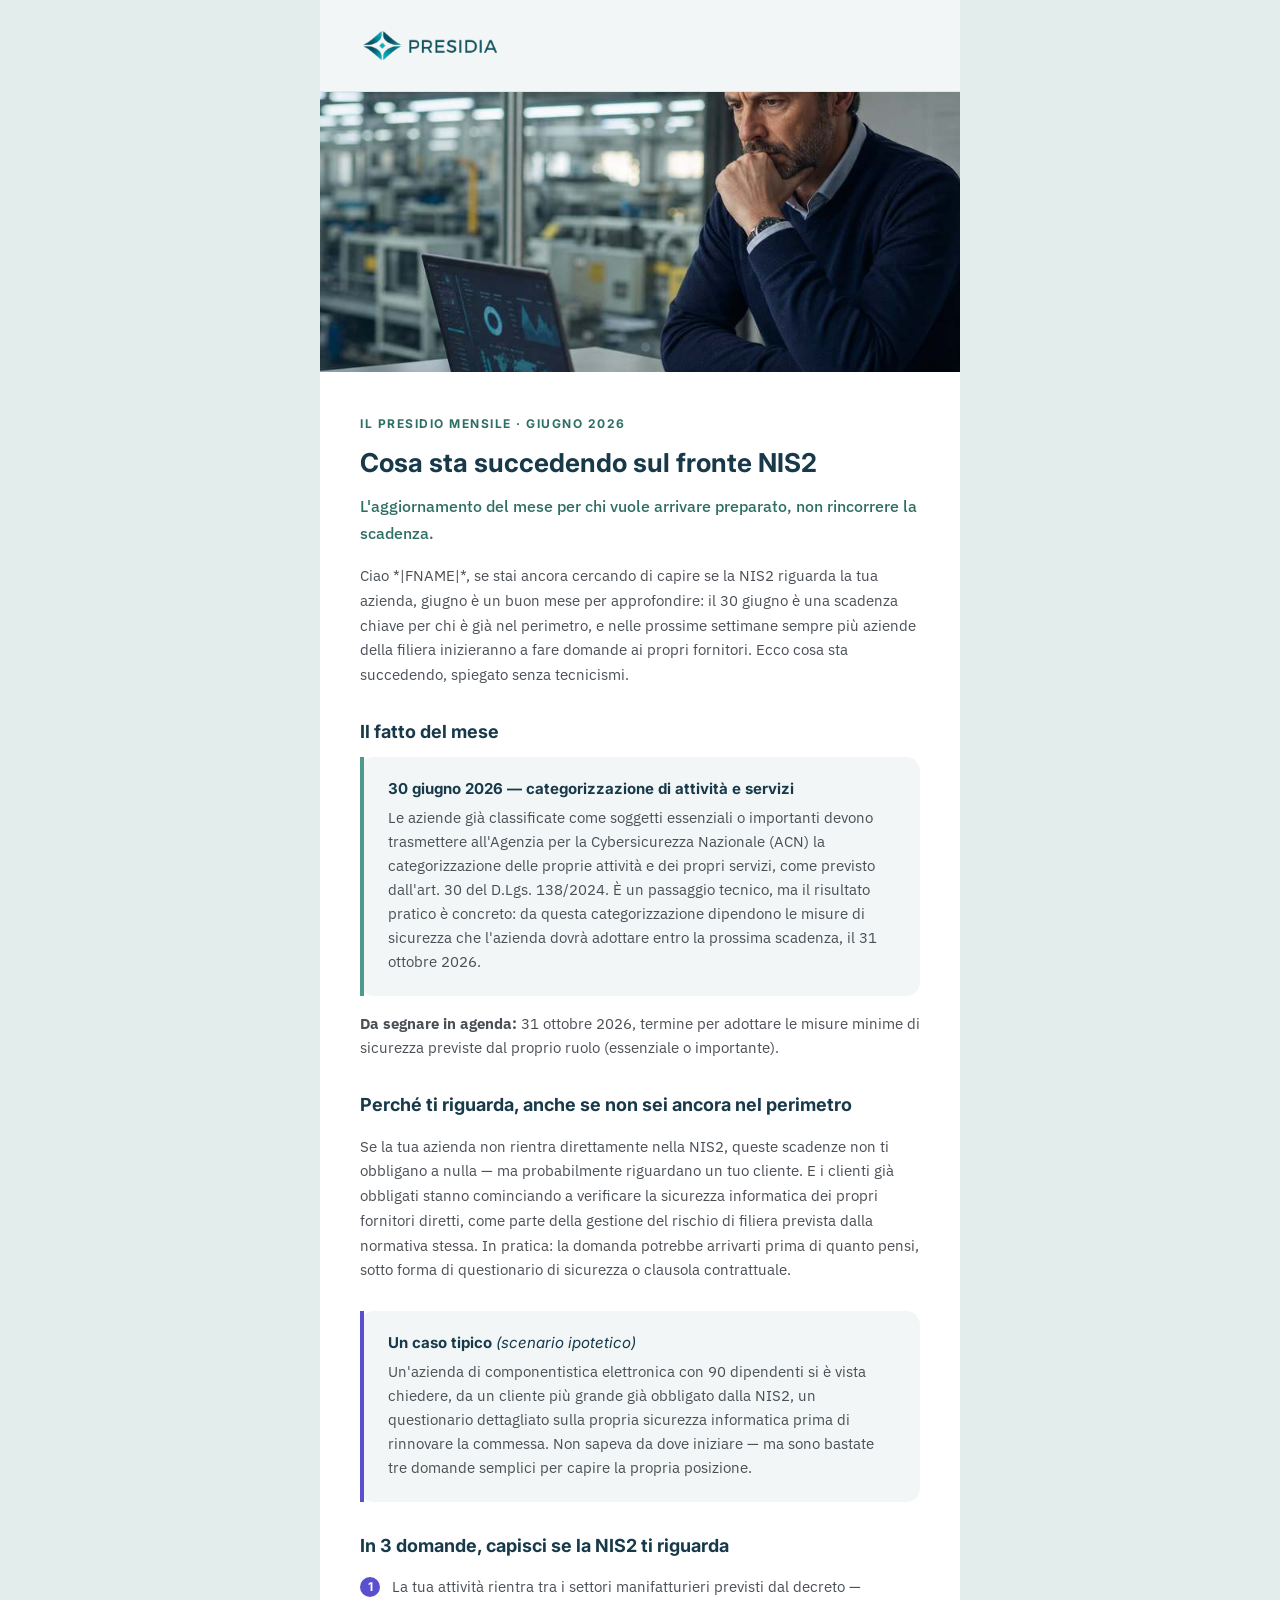
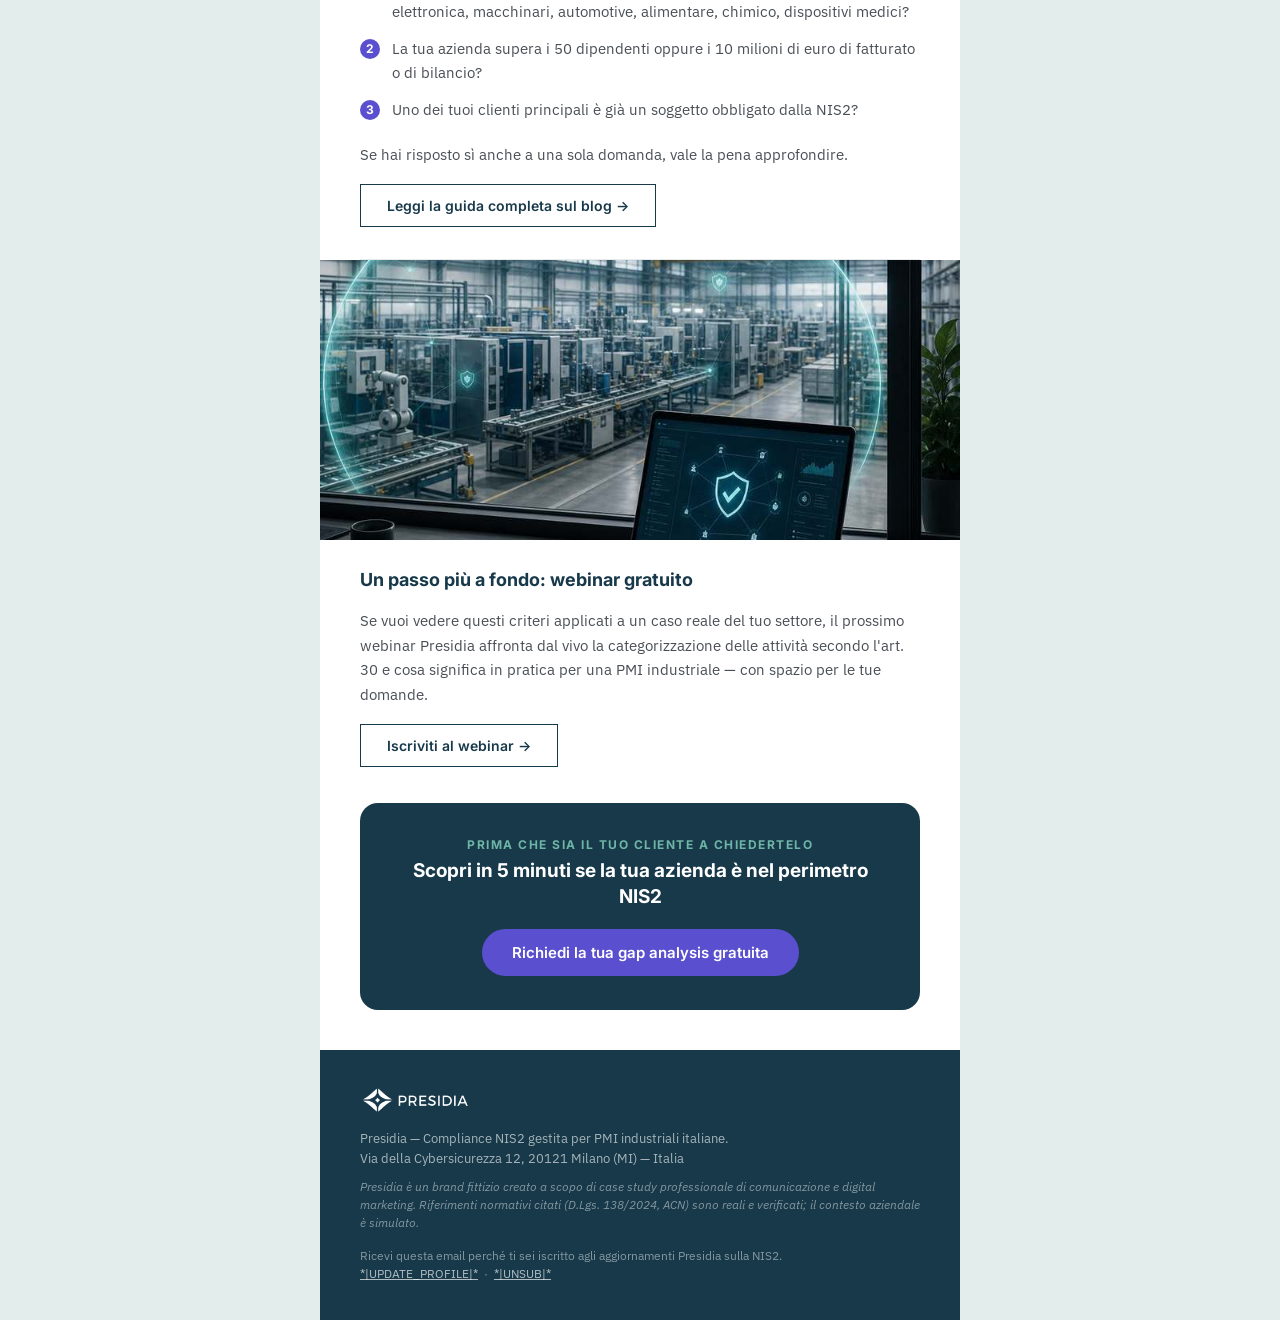
<file: Presidia/Presidia_Newsletter_NIS2_Giugno_Prospect.html>
<!--
BRIEF EDITORIALE (Presidia — case study simulato)
Scopo: nurturing TOFU — costruire awareness sulle scadenze NIS2 e spingere verso lead magnet/webinar/gap analysis
Target: prospect (segmento "potenziale cliente" della newsletter mensile) — persona primaria Marco, secondaria Giulia
Canale: email/newsletter (invio mensile) — Pilastro 5 "Scadenze e aggiornamenti normativi", funnel TOFU/Retention
CTA primaria: "Scopri in 5 minuti se la tua azienda e nel perimetro NIS2" (gap analysis gratuita)
CTA secondarie: "Leggi la guida completa" (blog pillar), "Iscriviti al webinar"
KPI: tasso di apertura, click-to-open rate sulla CTA
Data invio simulata: 11 giugno 2026
Fonti normative: D.Lgs. 138/2024 art. 30; portale ACN (scadenze 30/06/2026 e 31/10/2026) — dati reali verificati via ricerca web, agosto 2026
-->
<!DOCTYPE html>
<html lang="it" xmlns="http://www.w3.org/1999/xhtml" xmlns:v="urn:schemas-microsoft-com:vml" xmlns:o="urn:schemas-microsoft-com:office:office">
<head>
<meta charset="UTF-8">
<meta name="viewport" content="width=device-width, initial-scale=1.0">
<meta http-equiv="X-UA-Compatible" content="IE=edge">
<title>Il Presidio mensile — Giugno 2026 | Presidia</title>
<!--[if !mso]><!--><link href="https://fonts.googleapis.com/css2?family=Inter:wght@600;700;800&amp;family=IBM+Plex+Sans:wght@400;500;600&amp;display=swap" rel="stylesheet" type="text/css"><!--<![endif]-->

<style type="text/css">
  body, table, td { font-family: 'IBM Plex Sans', Arial, Helvetica, sans-serif; }
  body { margin:0; padding:0; background-color:#E2EDEC; }
  table { border-collapse:collapse; }
  img { border:0; display:block; }
  a { text-decoration:none; }
  .heading { font-family:'Inter', Arial, Helvetica, sans-serif; color:#17394A; font-weight:700; }
  .eyebrow { font-family:'Inter', Arial, Helvetica, sans-serif; font-size:12px; font-weight:700; letter-spacing:1.5px; text-transform:uppercase; color:#2E6F63; }
  .btn-primary { background-color:#5A4FCF; border-radius:999px; }
  .btn-primary a { color:#FFFFFF !important; font-family:'Inter', Arial, Helvetica, sans-serif; font-weight:600; font-size:15px; padding:14px 30px; display:inline-block; }
  .btn-ghost { border:1.5px solid #17394A; border-radius:999px; }
  .btn-ghost a { color:#17394A !important; font-family:'Inter', Arial, Helvetica, sans-serif; font-weight:600; font-size:14px; padding:12px 26px; display:inline-block; }
  .body-text { color:#4A4F55; font-size:15px; line-height:1.65; }
  .box { background-color:#F2F6F6; border-radius:14px; }
  .divider { border-top:1px solid rgba(23,57,74,0.10); font-size:0; line-height:0; }
  @media only screen and (max-width:600px) {
    .container { width:100% !important; }
    .stack { display:block !important; width:100% !important; }
    .px { padding-left:20px !important; padding-right:20px !important; }
    .hero-img { height:auto !important; }
  }
</style>

</head>
<body style="margin:0;padding:0;background-color:#E2EDEC;">
<div style="display:none;max-height:0;overflow:hidden;opacity:0;mso-hide:all;">Tra pochi giorni scade una tappa NIS2 importante. Ecco perché riguarda anche te, anche se non sei ancora nel perimetro.&nbsp;&zwnj;&nbsp;&zwnj;&nbsp;&zwnj;&nbsp;&zwnj;&nbsp;&zwnj;&nbsp;&zwnj;&nbsp;&zwnj;&nbsp;&zwnj;</div>
<center style="width:100%;background-color:#E2EDEC;">
<div class="container" style="max-width:640px;margin:0 auto;">
<table role="presentation" width="100%" cellpadding="0" cellspacing="0" border="0" style="max-width:640px;margin:0 auto;background-color:#FFFFFF;">

<tr>
  <td class="px" style="background-color:#F2F6F6;padding:28px 40px;text-align:left;border-bottom:1px solid rgba(23,57,74,0.08);">
    <img src="[data-uri]" width="140" alt="Presidia" style="width:140px;height:auto;">
  </td>
</tr>

<tr>
  <td style="padding:0;">
    <img class="hero-img" src="[data-uri]" width="640" alt="Titolare di PMI industriale al lavoro, con lo stabilimento sullo sfondo" style="width:100%;max-width:640px;height:280px;object-fit:cover;">
  </td>
</tr>

<tr>
  <td class="px" style="padding:40px 40px 8px;">
    <span class="eyebrow">Il Presidio mensile &middot; Giugno 2026</span>
  </td>
</tr>
<tr>
  <td class="px" style="padding:6px 40px 4px;">
    <h1 class="heading" style="margin:0;font-size:26px;line-height:1.28;">Cosa sta succedendo sul fronte NIS2</h1>
  </td>
</tr>
<tr>
  <td class="px" style="padding:10px 40px 0;">
    <p class="body-text" style="margin:0;font-size:16px;color:#2E6F63;font-weight:500;">L'aggiornamento del mese per chi vuole arrivare preparato, non rincorrere la scadenza.</p>
  </td>
</tr>

<tr>
  <td class="px" style="padding:18px 40px 0;">
    <p class="body-text" style="margin:0;">Ciao *|FNAME|*, se stai ancora cercando di capire se la NIS2 riguarda la tua azienda, giugno &egrave; un buon mese per approfondire: il 30 giugno &egrave; una scadenza chiave per chi &egrave; gi&agrave; nel perimetro, e nelle prossime settimane sempre pi&ugrave; aziende della filiera inizieranno a fare domande ai propri fornitori. Ecco cosa sta succedendo, spiegato senza tecnicismi.</p>
  </td>
</tr>

<tr>
  <td class="px" style="padding:32px 40px 0;">
    <h2 class="heading" style="margin:0;font-size:18px;line-height:1.3;">Il fatto del mese</h2>
  </td>
</tr>

<tr>
  <td class="px" style="padding:14px 40px 0;">
    <table role="presentation" width="100%" cellpadding="0" cellspacing="0" border="0" class="box" style="background-color:#F2F6F6;border-radius:14px;border-left:4px solid #4C9A8B;">
      <tr>
        <td style="padding:22px 24px;">
          <p class="heading" style="margin:0 0 8px;font-size:15px;color:#17394A;">30 giugno 2026 &mdash; categorizzazione di attivit&agrave; e servizi</p>
          <p class="body-text" style="margin:0;font-size:14.5px;">Le aziende gi&agrave; classificate come soggetti essenziali o importanti devono trasmettere all'Agenzia per la Cybersicurezza Nazionale (ACN) la categorizzazione delle proprie attivit&agrave; e dei propri servizi, come previsto dall'art. 30 del D.Lgs. 138/2024. &Egrave; un passaggio tecnico, ma il risultato pratico &egrave; concreto: da questa categorizzazione dipendono le misure di sicurezza che l'azienda dovr&agrave; adottare entro la prossima scadenza, il 31 ottobre 2026.</p>
        </td>
      </tr>
    </table>
  </td>
</tr>

<tr>
  <td class="px" style="padding:16px 40px 0;">
    <p class="body-text" style="margin:0;"><strong>Da segnare in agenda:</strong> 31 ottobre 2026, termine per adottare le misure minime di sicurezza previste dal proprio ruolo (essenziale o importante).</p>
  </td>
</tr>

<tr>
  <td class="px" style="padding:32px 40px 0;">
    <h2 class="heading" style="margin:0;font-size:18px;line-height:1.3;">Perché ti riguarda, anche se non sei ancora nel perimetro</h2>
  </td>
</tr>

<tr>
  <td class="px" style="padding:18px 40px 0;">
    <p class="body-text" style="margin:0;">Se la tua azienda non rientra direttamente nella NIS2, queste scadenze non ti obbligano a nulla &mdash; ma probabilmente riguardano un tuo cliente. E i clienti gi&agrave; obbligati stanno cominciando a verificare la sicurezza informatica dei propri fornitori diretti, come parte della gestione del rischio di filiera prevista dalla normativa stessa. In pratica: la domanda potrebbe arrivarti prima di quanto pensi, sotto forma di questionario di sicurezza o clausola contrattuale.</p>
  </td>
</tr>

<tr>
  <td class="px" style="padding:28px 40px 0;">
    <table role="presentation" width="100%" cellpadding="0" cellspacing="0" border="0" class="box" style="background-color:#F2F6F6;border-radius:14px;border-left:4px solid #5A4FCF;">
      <tr>
        <td style="padding:22px 24px;">
          <p class="heading" style="margin:0 0 8px;font-size:15px;color:#17394A;">Un caso tipico <span style="font-weight:400;font-style:italic;">(scenario ipotetico)</span></p>
          <p class="body-text" style="margin:0;font-size:14.5px;">Un'azienda di componentistica elettronica con 90 dipendenti si &egrave; vista chiedere, da un cliente pi&ugrave; grande gi&agrave; obbligato dalla NIS2, un questionario dettagliato sulla propria sicurezza informatica prima di rinnovare la commessa. Non sapeva da dove iniziare &mdash; ma sono bastate tre domande semplici per capire la propria posizione.</p>
        </td>
      </tr>
    </table>
  </td>
</tr>

<tr>
  <td class="px" style="padding:32px 40px 0;">
    <h2 class="heading" style="margin:0;font-size:18px;line-height:1.3;">In 3 domande, capisci se la NIS2 ti riguarda</h2>
  </td>
</tr>

<tr>
  <td class="px" style="padding:12px 40px 0;">
    <table role="presentation" width="100%" cellpadding="0" cellspacing="0" border="0">
      <tr><td style="padding:6px 0;vertical-align:top;width:22px;"><span style="display:inline-block;width:20px;height:20px;background-color:#5A4FCF;border-radius:50%;color:#FFFFFF;font-family:Inter,Arial,sans-serif;font-size:12px;font-weight:700;text-align:center;line-height:20px;">1</span></td><td style="padding:6px 0 6px 10px;" class="body-text">La tua attivit&agrave; rientra tra i settori manifatturieri previsti dal decreto &mdash; elettronica, macchinari, automotive, alimentare, chimico, dispositivi medici?</td></tr><tr><td style="padding:6px 0;vertical-align:top;width:22px;"><span style="display:inline-block;width:20px;height:20px;background-color:#5A4FCF;border-radius:50%;color:#FFFFFF;font-family:Inter,Arial,sans-serif;font-size:12px;font-weight:700;text-align:center;line-height:20px;">2</span></td><td style="padding:6px 0 6px 10px;" class="body-text">La tua azienda supera i 50 dipendenti oppure i 10 milioni di euro di fatturato o di bilancio?</td></tr><tr><td style="padding:6px 0;vertical-align:top;width:22px;"><span style="display:inline-block;width:20px;height:20px;background-color:#5A4FCF;border-radius:50%;color:#FFFFFF;font-family:Inter,Arial,sans-serif;font-size:12px;font-weight:700;text-align:center;line-height:20px;">3</span></td><td style="padding:6px 0 6px 10px;" class="body-text">Uno dei tuoi clienti principali &egrave; gi&agrave; un soggetto obbligato dalla NIS2?</td></tr>
    </table>
  </td>
</tr>

<tr>
  <td class="px" style="padding:14px 40px 0;">
    <p class="body-text" style="margin:0;">Se hai risposto s&igrave; anche a una sola domanda, vale la pena approfondire.</p>
  </td>
</tr>

<tr>
  <td class="px" style="padding:16px 40px 0;">
    <table role="presentation" cellpadding="0" cellspacing="0" border="0" class="btn-ghost">
      <tr><td><a href="https://www.presidia.it/blog/nis2-pmi-industriali-perimetro" target="_blank">Leggi la guida completa sul blog &rarr;</a></td></tr>
    </table>
  </td>
</tr>

<tr>
  <td class="px" style="padding:32px 40px 0;">
    <div class="divider">&nbsp;</div>
  </td>
</tr>

<tr>
  <td style="padding:0;">
    <img class="hero-img" src="[data-uri]" width="640" alt="Dashboard Presidia che monitora il perimetro di sicurezza di uno stabilimento industriale" style="width:100%;max-width:640px;height:280px;object-fit:cover;">
  </td>
</tr>

<tr>
  <td class="px" style="padding:28px 40px 0;">
    <h2 class="heading" style="margin:0;font-size:18px;line-height:1.3;">Un passo più a fondo: webinar gratuito</h2>
  </td>
</tr>

<tr>
  <td class="px" style="padding:18px 40px 0;">
    <p class="body-text" style="margin:0;">Se vuoi vedere questi criteri applicati a un caso reale del tuo settore, il prossimo webinar Presidia affronta dal vivo la categorizzazione delle attivit&agrave; secondo l'art. 30 e cosa significa in pratica per una PMI industriale &mdash; con spazio per le tue domande.</p>
  </td>
</tr>

<tr>
  <td class="px" style="padding:16px 40px 0;">
    <table role="presentation" cellpadding="0" cellspacing="0" border="0" class="btn-ghost">
      <tr><td><a href="https://www.presidia.it/webinar" target="_blank">Iscriviti al webinar &rarr;</a></td></tr>
    </table>
  </td>
</tr>

<tr>
  <td style="padding:36px 40px 40px;">
    <table role="presentation" width="100%" cellpadding="0" cellspacing="0" border="0" style="background-color:#17394A;border-radius:18px;">
      <tr>
        <td style="padding:34px 32px;text-align:center;">
          <p style="margin:0 0 6px;font-family:Inter,Arial,sans-serif;font-size:12px;font-weight:700;letter-spacing:1.5px;text-transform:uppercase;color:#6FB5A7;">Prima che sia il tuo cliente a chiedertelo</p>
          <p class="heading" style="margin:0 0 20px;color:#FFFFFF;font-size:19px;line-height:1.35;">Scopri in 5 minuti se la tua azienda &egrave; nel perimetro NIS2</p>
          <table role="presentation" cellpadding="0" cellspacing="0" border="0" class="btn-primary" style="margin:0 auto;">
            <tr><td><a href="https://www.presidia.it/gap-analysis" target="_blank">Richiedi la tua gap analysis gratuita</a></td></tr>
          </table>
        </td>
      </tr>
    </table>
  </td>
</tr>

<tr>
  <td style="background-color:#17394A;padding:36px 40px;">
    <table role="presentation" width="100%" cellpadding="0" cellspacing="0" border="0">
      <tr>
        <td style="padding-bottom:14px;">
          <img src="[data-uri]" width="110" alt="Presidia" style="width:110px;height:auto;">
        </td>
      </tr>
      <tr>
        <td>
          <p style="margin:0 0 10px;font-family:'IBM Plex Sans',Arial,sans-serif;font-size:12.5px;line-height:1.6;color:rgba(242,246,246,0.65);">
            Presidia &mdash; Compliance NIS2 gestita per PMI industriali italiane.<br>
            Via della Cybersicurezza 12, 20121 Milano (MI) &mdash; Italia
          </p>
          <p style="margin:0 0 14px;font-family:'IBM Plex Sans',Arial,sans-serif;font-size:11.5px;line-height:1.6;color:rgba(242,246,246,0.5);font-style:italic;">
            Presidia &egrave; un brand fittizio creato a scopo di case study professionale di comunicazione e digital marketing. Riferimenti normativi citati (D.Lgs. 138/2024, ACN) sono reali e verificati; il contesto aziendale &egrave; simulato.
          </p>
          <p style="margin:0;font-family:'IBM Plex Sans',Arial,sans-serif;font-size:11.5px;line-height:1.6;color:rgba(242,246,246,0.5);">
            Ricevi questa email perch&eacute; ti sei iscritto agli aggiornamenti Presidia sulla NIS2.<br>
            <a href="#" style="color:rgba(242,246,246,0.7);text-decoration:underline;">*|UPDATE_PROFILE|*</a> &nbsp;&middot;&nbsp;
            <a href="#" style="color:rgba(242,246,246,0.7);text-decoration:underline;">*|UNSUB|*</a>
          </p>
        </td>
      </tr>
    </table>
  </td>
</tr>

</table>
</div>
</center>
</body>
</html>
</file>
<file: css/style.css>
/* ============================================================
   PRESIDIA — Homepage stylesheet (v2)
   Palette: Blu petrolio #17394A · Teal #4C9A8B · Indaco #5A4FCF
            Off-white freddo #F2F6F6 · Mist #E2EDEC · Grigio ardesia #4A4F55
   Nota: palette aggiornata per un aspetto più tech — sabbia e corallo
   sostituiti da toni freddi e complementari (indaco al posto del corallo).
   Tipografia: Inter (titoli) · IBM Plex Sans (testo)
   ============================================================ */

:root {
  --navy: #17394A;
  --navy-dark: #0F2732;
  --teal: #4C9A8B;
  --teal-light: #6FB5A7;
  --teal-deep: #2E6F63;
  --offwhite: #F2F6F6;
  --mist: #E2EDEC;
  --slate: #4A4F55;
  --indigo: #5A4FCF;
  --indigo-dark: #4538AA;
  --indigo-light: #8B7FFF;
  --danger: #D8455B;
  --white: #FFFFFF;

  --font-head: 'Inter', -apple-system, BlinkMacSystemFont, sans-serif;
  --font-body: 'IBM Plex Sans', -apple-system, BlinkMacSystemFont, sans-serif;

  --radius-sm: 8px;
  --radius-md: 14px;
  --radius-lg: 24px;

  --shadow-sm: 0 2px 10px rgba(23, 57, 74, 0.07);
  --shadow-md: 0 12px 32px rgba(23, 57, 74, 0.12);

  --transition: 220ms cubic-bezier(0.4, 0, 0.2, 1);
}

* { box-sizing: border-box; margin: 0; padding: 0; }

html { scroll-behavior: smooth; }

body {
  font-family: var(--font-body);
  color: var(--slate);
  background: var(--offwhite);
  line-height: 1.6;
  -webkit-font-smoothing: antialiased;
}

img { max-width: 100%; display: block; }

.container {
  max-width: 1180px;
  margin: 0 auto;
  padding: 0 24px;
}

h1, h2, h3, h4 {
  font-family: var(--font-head);
  color: var(--navy);
  line-height: 1.2;
  font-weight: 700;
}

h1 { font-size: clamp(2rem, 4vw, 3rem); font-weight: 800; letter-spacing: -0.02em; }
h2 { font-size: clamp(1.6rem, 3vw, 2.25rem); letter-spacing: -0.01em; }
h3 { font-size: 1.15rem; }

a { color: inherit; text-decoration: none; }

ul { list-style: none; }

.eyebrow {
  display: inline-block;
  font-family: var(--font-head);
  font-size: 0.78rem;
  font-weight: 700;
  letter-spacing: 0.08em;
  text-transform: uppercase;
  color: var(--teal);
  margin-bottom: 12px;
}

.section-head {
  max-width: 640px;
  margin: 0 auto 48px;
  text-align: center;
}

.section-lead {
  margin-top: 14px;
  color: var(--slate);
  font-size: 1.02rem;
}

/* ---------- Buttons ---------- */
.btn {
  display: inline-flex;
  align-items: center;
  justify-content: center;
  gap: 8px;
  font-family: var(--font-head);
  font-weight: 600;
  border-radius: 999px;
  border: 2px solid transparent;
  cursor: pointer;
  transition: transform var(--transition), box-shadow var(--transition), background var(--transition), color var(--transition);
  white-space: nowrap;
}
.btn-sm { padding: 9px 18px; font-size: 0.85rem; }
.btn-lg { padding: 15px 30px; font-size: 1rem; }

.btn-primary {
  background: var(--indigo);
  color: var(--white);
}
.btn-primary:hover {
  background: var(--indigo-dark);
  transform: translateY(-2px);
  box-shadow: var(--shadow-md);
}

.btn-ghost {
  background: transparent;
  color: var(--navy);
  border-color: rgba(23, 57, 74, 0.25);
}
.btn-ghost:hover {
  border-color: var(--navy);
  background: rgba(23, 57, 74, 0.04);
}

/* ---------- Fiction banner ---------- */
.fiction-banner {
  background: var(--navy);
  color: rgba(242, 246, 246, 0.85);
  text-align: center;
  font-size: 0.78rem;
  padding: 8px 16px;
  font-family: var(--font-body);
  letter-spacing: 0.01em;
}

/* ---------- Header ---------- */
.site-header {
  position: sticky;
  top: 0;
  z-index: 100;
  background: rgba(242, 246, 246, 0.92);
  backdrop-filter: blur(10px);
  border-bottom: 1px solid rgba(23, 57, 74, 0.08);
}

.header-inner {
  display: flex;
  align-items: center;
  justify-content: space-between;
  padding: 12px 24px;
}

.brand-logo { height: 52px; width: auto; }

.main-nav ul {
  display: flex;
  gap: 34px;
}

.main-nav a {
  font-family: var(--font-head);
  font-weight: 500;
  font-size: 0.95rem;
  color: var(--navy);
  position: relative;
  padding: 4px 0;
  transition: color var(--transition);
}
.main-nav a::after {
  content: "";
  position: absolute;
  left: 0; bottom: -2px;
  width: 0; height: 2px;
  background: var(--indigo);
  transition: width var(--transition);
}
.main-nav a:hover { color: var(--teal); }
.main-nav a:hover::after { width: 100%; }

.header-actions { display: flex; align-items: center; gap: 18px; }

.nav-toggle {
  display: none;
  flex-direction: column;
  justify-content: center;
  gap: 5px;
  width: 38px;
  height: 38px;
  background: transparent;
  border: none;
  cursor: pointer;
}
.nav-toggle span {
  display: block;
  height: 2px;
  width: 100%;
  background: var(--navy);
  border-radius: 2px;
  transition: transform var(--transition), opacity var(--transition);
}
.nav-toggle.open span:nth-child(1) { transform: translateY(7px) rotate(45deg); }
.nav-toggle.open span:nth-child(2) { opacity: 0; }
.nav-toggle.open span:nth-child(3) { transform: translateY(-7px) rotate(-45deg); }

/* ---------- Hero ---------- */
.hero {
  padding: 80px 0 64px;
  background:
    radial-gradient(circle at 82% 18%, rgba(76, 154, 139, 0.16), transparent 55%),
    radial-gradient(circle at 10% 90%, rgba(90, 79, 207, 0.08), transparent 50%),
    linear-gradient(180deg, #F8FBFB 0%, var(--offwhite) 100%);
  overflow: hidden;
}

.hero-inner {
  display: grid;
  grid-template-columns: 1.15fr 0.85fr;
  align-items: center;
  gap: 56px;
}

.hero-lead {
  margin-top: 20px;
  font-size: 1.12rem;
  color: var(--slate);
  max-width: 52ch;
}

.hero-actions {
  display: flex;
  flex-wrap: wrap;
  gap: 16px;
  margin-top: 32px;
}

.hero-stats {
  display: grid;
  grid-template-columns: repeat(3, 1fr);
  gap: 22px;
  margin-top: 56px;
  padding-top: 32px;
  border-top: 1px solid rgba(23, 57, 74, 0.12);
}

.stat strong {
  display: block;
  font-family: var(--font-head);
  font-size: 1.6rem;
  font-weight: 800;
  color: var(--navy);
}
.stat span {
  font-size: 0.82rem;
  color: var(--slate);
  display: block;
  margin-top: 4px;
}

/* ---------- Hero visual: 3D security shield ---------- */
.hero-visual {
  display: flex;
  align-items: center;
  justify-content: center;
}

.security-orb {
  position: relative;
  width: 320px;
  height: 320px;
  display: flex;
  align-items: center;
  justify-content: center;
  perspective: 900px;
}

.orb-glow {
  position: absolute;
  inset: 20px;
  border-radius: 50%;
  background: radial-gradient(circle, rgba(76, 154, 139, 0.35), transparent 70%);
  filter: blur(6px);
  animation: glow-pulse 4s ease-in-out infinite;
}

.orb-ring {
  position: absolute;
  border-radius: 50%;
  border: 1.5px solid rgba(76, 154, 139, 0.3);
}
.orb-ring.ring-outer { inset: 6px; border-color: rgba(23, 57, 74, 0.18); animation: spin 22s linear infinite; }
.orb-ring.ring-inner { inset: 46px; border-color: rgba(76, 154, 139, 0.4); animation: spin 16s linear infinite reverse; }

.orb-shield {
  position: relative;
  width: 176px;
  height: 176px;
  transform-style: preserve-3d;
  animation: shield-tilt 7s ease-in-out infinite;
  transition: transform 300ms ease-out;
}

.shield-face {
  position: absolute;
  inset: 0;
  clip-path: polygon(50% 0%, 100% 22%, 100% 58%, 50% 100%, 0% 58%, 0% 22%);
}

/* Layered facets, from back to front, using only navy + teal shades */
.shield-face.f1 { background: linear-gradient(145deg, var(--navy-dark), var(--navy)); transform: translateZ(-24px) scale(0.90); }
.shield-face.f2 { background: linear-gradient(145deg, var(--navy), var(--teal-deep)); transform: translateZ(-12px) scale(0.94); }
.shield-face.f3 { background: linear-gradient(145deg, var(--teal-deep), var(--teal)); transform: translateZ(0px) scale(0.97); }
.shield-face.f4 {
  background: linear-gradient(145deg, var(--teal), var(--teal-light));
  transform: translateZ(14px);
  box-shadow: 0 18px 40px rgba(15, 39, 50, 0.35);
  display: flex;
  align-items: center;
  justify-content: center;
}

.shield-glyph {
  width: 58%;
  height: 58%;
  filter: drop-shadow(0 2px 4px rgba(15, 39, 50, 0.3));
}
.shield-glyph svg { width: 100%; height: 100%; }

@keyframes spin { to { transform: rotate(360deg); } }

@keyframes shield-tilt {
  0%, 100% { transform: rotateY(-16deg) rotateX(6deg); }
  50% { transform: rotateY(16deg) rotateX(-4deg); }
}

@keyframes glow-pulse {
  0%, 100% { opacity: 0.55; transform: scale(1); }
  50% { opacity: 0.9; transform: scale(1.08); }
}

@media (prefers-reduced-motion: reduce) {
  .orb-ring, .orb-shield, .orb-glow { animation: none; }
  .orb-shield { transform: rotateY(-10deg) rotateX(4deg); }
}

/* ---------- Trust strip ---------- */
.trust-strip {
  background: var(--navy);
  color: rgba(242, 246, 246, 0.85);
  padding: 16px 0;
}
.trust-inner { text-align: center; font-size: 0.9rem; letter-spacing: 0.01em; }

/* ---------- Services ---------- */
.services { padding: 96px 0; }

.services-grid {
  display: grid;
  grid-template-columns: repeat(3, 1fr);
  gap: 26px;
}

.service-card {
  background: var(--white);
  border-radius: var(--radius-md);
  padding: 32px 26px;
  box-shadow: var(--shadow-sm);
  border: 1px solid rgba(23, 57, 74, 0.06);
  transition: transform var(--transition), box-shadow var(--transition);
}
.service-card:hover {
  transform: translateY(-4px);
  box-shadow: var(--shadow-md);
}

.service-icon {
  width: 52px;
  height: 52px;
  border-radius: 14px;
  background: rgba(76, 154, 139, 0.12);
  color: var(--teal);
  display: flex;
  align-items: center;
  justify-content: center;
  margin-bottom: 18px;
}
.service-icon svg { width: 26px; height: 26px; }

.service-card h3 { margin-bottom: 10px; }
.service-card p { font-size: 0.94rem; color: var(--slate); }

.services-cta {
  text-align: center;
  margin-top: 56px;
}
.services-cta p {
  margin-top: 14px;
  font-size: 0.86rem;
  color: var(--slate);
}

/* ---------- About ---------- */
.about {
  padding: 96px 0;
  background: var(--mist);
}

.about-inner {
  display: grid;
  grid-template-columns: 0.8fr 1.2fr;
  gap: 64px;
  align-items: center;
}

.about-visual {
  position: relative;
  height: 340px;
}
.about-shape {
  position: absolute;
  border-radius: 40% 60% 55% 45% / 45% 40% 60% 55%;
}
.shape-a { width: 220px; height: 220px; background: var(--navy); top: 10px; left: 20px; }
.shape-b { width: 160px; height: 160px; background: var(--teal); top: 110px; left: 130px; opacity: 0.9; }
.shape-c { width: 90px; height: 90px; background: var(--indigo); top: 210px; left: 40px; opacity: 0.9; }

.about-copy p { margin-top: 16px; font-size: 1rem; }

.values-list {
  margin-top: 26px;
  display: grid;
  gap: 12px;
}
.values-list li {
  font-size: 0.95rem;
  padding-left: 20px;
  position: relative;
}
.values-list li::before {
  content: "";
  position: absolute;
  left: 0; top: 9px;
  width: 8px; height: 8px;
  background: var(--indigo);
  border-radius: 50%;
}
.values-list strong { color: var(--navy); }

/* ---------- Why Presidia / cybersecurity importance + certifications ---------- */
.why {
  padding: 96px 0;
}

.why-intro {
  max-width: 760px;
  margin: 0 auto 56px;
  text-align: center;
}
.why-intro p { margin-top: 16px; font-size: 1.02rem; }
.why-intro .source-note { margin-top: 8px; font-size: 0.76rem; color: var(--slate); opacity: 0.7; }

.why-grid {
  display: grid;
  grid-template-columns: repeat(3, 1fr);
  gap: 26px;
  margin-bottom: 64px;
}

.why-card {
  background: var(--white);
  border-radius: var(--radius-md);
  padding: 28px;
  box-shadow: var(--shadow-sm);
  border-top: 3px solid var(--indigo);
}
.why-card h3 { margin-bottom: 10px; font-size: 1.05rem; }
.why-card p { font-size: 0.92rem; }

.certifications {
  background: var(--navy);
  border-radius: var(--radius-lg);
  padding: 48px 40px;
  text-align: center;
}
.certifications h3 {
  color: var(--white);
  margin-bottom: 8px;
}
.certifications .section-lead {
  color: rgba(242, 246, 246, 0.75);
  max-width: 560px;
  margin: 0 auto 32px;
}

.cert-badges {
  display: flex;
  flex-wrap: wrap;
  justify-content: center;
  gap: 16px;
}

.cert-badge {
  display: flex;
  align-items: center;
  gap: 10px;
  background: rgba(242, 246, 246, 0.06);
  border: 1px solid rgba(76, 154, 139, 0.4);
  border-radius: 999px;
  padding: 12px 22px;
  color: var(--offwhite);
  font-family: var(--font-head);
  font-size: 0.86rem;
  font-weight: 600;
}
.cert-badge svg { width: 18px; height: 18px; color: var(--teal-light); flex-shrink: 0; }

.cert-note {
  margin-top: 24px;
  font-size: 0.76rem;
  color: rgba(242, 246, 246, 0.55);
  font-style: italic;
}

/* ---------- Testimonials ---------- */
.testimonials { padding: 96px 0; }

.testimonials-track {
  display: grid;
  grid-template-columns: repeat(3, 1fr);
  gap: 26px;
}

.testimonial-card {
  background: var(--white);
  border-radius: var(--radius-md);
  padding: 30px;
  border-left: 4px solid var(--teal);
  box-shadow: var(--shadow-sm);
}

.quote {
  font-family: var(--font-head);
  font-size: 1.02rem;
  color: var(--navy);
  font-style: italic;
  margin-bottom: 20px;
}

.testimonial-author .name {
  display: block;
  font-weight: 700;
  color: var(--navy);
  font-size: 0.92rem;
}
.testimonial-author .role {
  display: block;
  font-size: 0.82rem;
  color: var(--slate);
  margin-top: 2px;
}

.testimonials-note {
  text-align: center;
  margin-top: 30px;
  font-size: 0.78rem;
  color: var(--slate);
  opacity: 0.8;
}

/* ---------- Blog ---------- */
.blog { padding: 96px 0; background: var(--mist); }

.blog-grid {
  display: grid;
  grid-template-columns: repeat(3, 1fr);
  gap: 26px;
}

.blog-card {
  background: var(--white);
  border-radius: var(--radius-md);
  padding: 28px;
  box-shadow: var(--shadow-sm);
  transition: transform var(--transition), box-shadow var(--transition);
}
.blog-card:hover { transform: translateY(-4px); box-shadow: var(--shadow-md); }

.blog-tag {
  display: inline-block;
  font-size: 0.72rem;
  font-weight: 700;
  letter-spacing: 0.04em;
  text-transform: uppercase;
  color: var(--indigo);
  margin-bottom: 12px;
}

.blog-card h3 { margin-bottom: 10px; }
.blog-card h3 a:hover { color: var(--teal); }
.blog-card p { font-size: 0.92rem; margin-bottom: 16px; }

.blog-link {
  font-family: var(--font-head);
  font-weight: 600;
  font-size: 0.88rem;
  color: var(--navy);
  transition: color var(--transition);
}
.blog-link:hover { color: var(--teal); }

/* ---------- Contact ---------- */
.contact { padding: 96px 0; }

.contact-inner {
  display: grid;
  grid-template-columns: 0.85fr 1.15fr;
  gap: 64px;
}

.contact-copy p { margin-top: 16px; max-width: 44ch; }

.contact-details {
  margin-top: 32px;
  display: grid;
  gap: 12px;
  font-size: 0.94rem;
}
.contact-details strong { color: var(--navy); margin-right: 6px; }

.contact-form {
  background: var(--white);
  border-radius: var(--radius-lg);
  padding: 40px;
  box-shadow: var(--shadow-md);
  display: grid;
  gap: 20px;
}

.form-row { display: grid; gap: 8px; }

.form-row label {
  font-family: var(--font-head);
  font-size: 0.86rem;
  font-weight: 600;
  color: var(--navy);
}

.form-row input,
.form-row select,
.form-row textarea {
  font-family: var(--font-body);
  font-size: 0.95rem;
  padding: 12px 14px;
  border-radius: var(--radius-sm);
  border: 1.5px solid rgba(23, 57, 74, 0.18);
  background: var(--offwhite);
  color: var(--slate);
  transition: border-color var(--transition), box-shadow var(--transition);
  resize: vertical;
}
.form-row input:focus,
.form-row select:focus,
.form-row textarea:focus {
  outline: none;
  border-color: var(--teal);
  box-shadow: 0 0 0 3px rgba(76, 154, 139, 0.15);
}

.form-row input.invalid,
.form-row textarea.invalid {
  border-color: var(--danger);
}

.form-error {
  font-size: 0.78rem;
  color: var(--danger);
  min-height: 14px;
}

.form-submit { justify-self: start; }

.form-feedback {
  font-size: 0.9rem;
  font-weight: 600;
  min-height: 20px;
}
.form-feedback.success { color: var(--teal); }
.form-feedback.error { color: var(--danger); }

.form-disclaimer {
  font-size: 0.76rem;
  color: var(--slate);
  opacity: 0.75;
}

/* ---------- Footer ---------- */
.site-footer {
  background: var(--navy);
  color: rgba(242, 246, 246, 0.85);
  padding: 64px 0 0;
}

.footer-inner {
  display: grid;
  grid-template-columns: 1.4fr 1fr 1fr 1fr;
  gap: 40px;
  padding-bottom: 48px;
  border-bottom: 1px solid rgba(247, 245, 241, 0.12);
}

.footer-logo {
  height: 40px;
  filter: brightness(0) invert(1);
  margin-bottom: 14px;
}

.footer-brand p { font-size: 0.88rem; color: rgba(242, 246, 246, 0.7); max-width: 26ch; }

.footer-col h4 {
  color: var(--white);
  font-size: 0.85rem;
  letter-spacing: 0.04em;
  text-transform: uppercase;
  margin-bottom: 16px;
}

.footer-col ul { display: grid; gap: 10px; }
.footer-col ul li,
.footer-col ul a {
  font-size: 0.88rem;
  color: rgba(242, 246, 246, 0.75);
  transition: color var(--transition);
}
.footer-col ul a:hover { color: var(--teal-light); }

.social-links { display: flex; gap: 12px; }
.social-link {
  width: 38px; height: 38px;
  border-radius: 50%;
  border: 1px solid rgba(242, 246, 246, 0.25);
  display: flex;
  align-items: center;
  justify-content: center;
  color: var(--offwhite);
  transition: background var(--transition), border-color var(--transition), transform var(--transition);
}
.social-link svg { width: 17px; height: 17px; }
.social-link:hover {
  background: var(--teal);
  border-color: var(--teal);
  transform: translateY(-2px);
}

.footer-bottom {
  padding: 22px 24px;
  text-align: center;
  font-size: 0.78rem;
  color: rgba(242, 246, 246, 0.55);
}

/* ============================================================
   Responsive
   ============================================================ */
@media (max-width: 960px) {
  .hero-inner { grid-template-columns: 1fr; }
  .hero-visual { order: -1; }
  .security-orb { width: 220px; height: 220px; margin: 0 auto; }
  .orb-shield { width: 130px; height: 130px; }
  .about-inner { grid-template-columns: 1fr; }
  .about-visual { height: 220px; margin-bottom: 12px; }
  .contact-inner { grid-template-columns: 1fr; }
  .services-grid { grid-template-columns: repeat(2, 1fr); }
  .why-grid { grid-template-columns: 1fr; }
  .testimonials-track { grid-template-columns: 1fr; }
  .blog-grid { grid-template-columns: 1fr; }
  .footer-inner { grid-template-columns: 1fr 1fr; }
}

@media (max-width: 720px) {
  .main-nav {
    position: fixed;
    top: 0; right: 0;
    height: 100vh;
    width: min(78vw, 320px);
    background: var(--navy);
    padding: 100px 32px 32px;
    transform: translateX(100%);
    transition: transform var(--transition);
    z-index: 90;
  }
  .main-nav.open { transform: translateX(0); }
  .main-nav ul { flex-direction: column; gap: 26px; }
  .main-nav a { color: var(--offwhite); font-size: 1.05rem; }
  .main-nav a:hover { color: var(--teal-light); }

  .nav-toggle { display: flex; }
  .header-actions .btn-sm { display: none; }

  .hero { padding: 56px 0 48px; }
  .hero-stats { grid-template-columns: 1fr; gap: 18px; }
  .services, .about, .why, .testimonials, .blog, .contact { padding: 64px 0; }
  .services-grid { grid-template-columns: 1fr; }
  .footer-inner { grid-template-columns: 1fr; gap: 32px; }
  .contact-form { padding: 28px; }
  .certifications { padding: 36px 22px; }
}

/* Overlay behind mobile nav */
body.nav-open::before {
  content: "";
  position: fixed;
  inset: 0;
  background: rgba(16, 40, 52, 0.45);
  z-index: 80;
}
</file>
